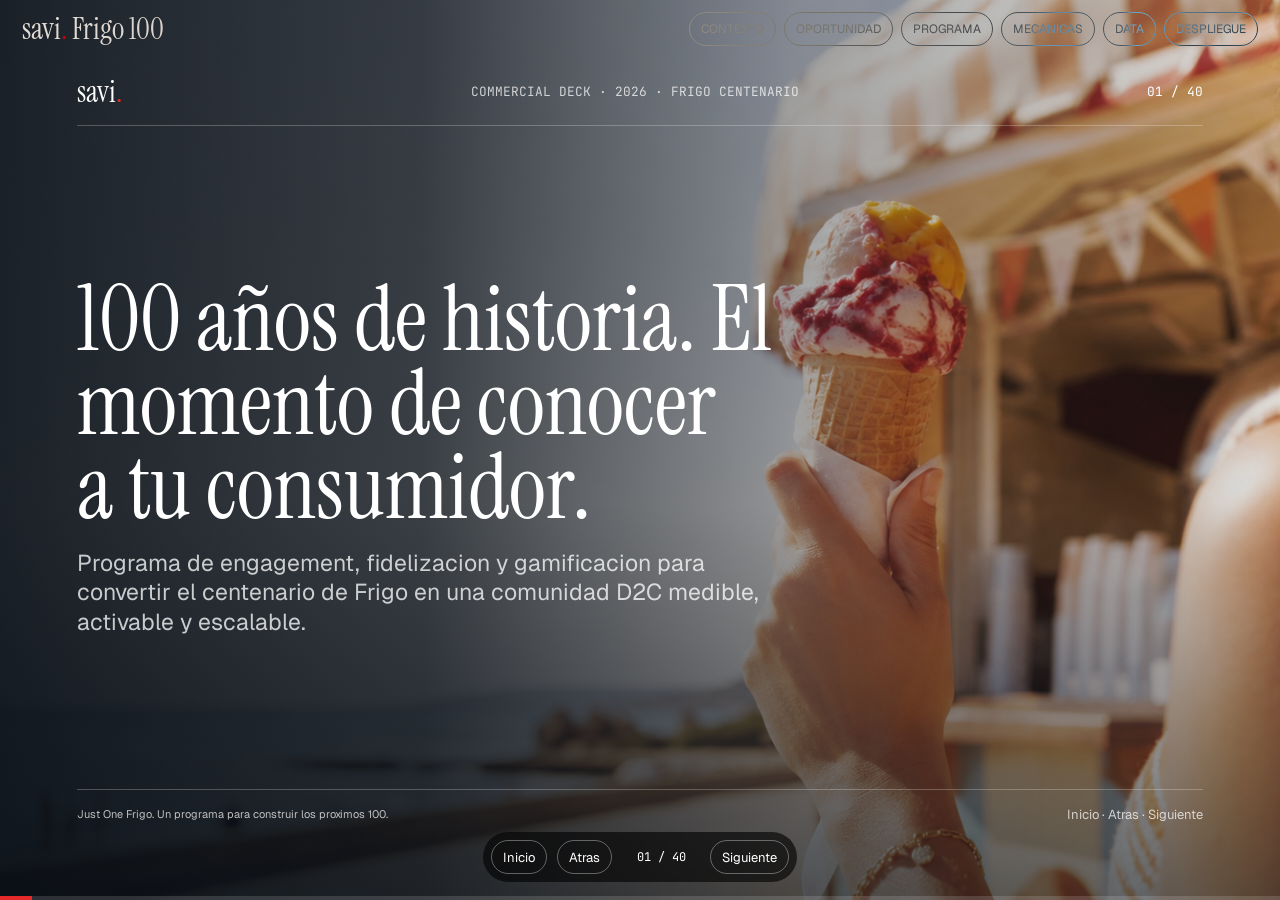
<file: frigo-100-centenario-savi/index.html>
<!doctype html>
<html lang="es">
<head>
<meta charset="utf-8">
<title>Frigo 100 · Savi Centenario</title>
<meta name="viewport" content="width=device-width, initial-scale=1">
<meta name="description" content="Presentacion interactiva de Savi para el centenario de Frigo: engagement, fidelizacion, gamificacion, WhatsApp y first-party data.">
<link rel="icon" href="data:,">
<link rel="preconnect" href="https://fonts.googleapis.com">
<link rel="preconnect" href="https://fonts.gstatic.com" crossorigin>
<link href="https://fonts.googleapis.com/css2?family=Bebas+Neue&family=Geist:wght@300;400;500;600;700;800&family=Instrument+Serif:ital@0;1&family=JetBrains+Mono:wght@400;500;700&display=swap" rel="stylesheet">
<style>
:root {
  --cream: #f7f1e4;
  --paper: #fffaf0;
  --ice: #dff8ff;
  --lemon: #ffd84d;
  --red: #e62929;
  --blue: #0071bc;
  --mint: #68d391;
  --ink: #151515;
  --muted: #54504a;
  --soft: #ded5c3;
  --deep: #0d1b2a;
  --white: #fff;
  --sans: "Geist", -apple-system, BlinkMacSystemFont, "Segoe UI", sans-serif;
  --serif: "Instrument Serif", Georgia, serif;
  --mono: "JetBrains Mono", ui-monospace, "SFMono-Regular", Menlo, monospace;
}

* { box-sizing: border-box; }
html, body { margin: 0; min-height: 100%; background: #070707; color: var(--ink); font-family: var(--sans); }
body { overflow: hidden; }
button { font: inherit; }

.topbar {
  position: fixed;
  z-index: 20;
  inset: 0 0 auto;
  height: 58px;
  display: flex;
  align-items: center;
  justify-content: space-between;
  gap: 16px;
  padding: 0 22px;
  color: var(--white);
  mix-blend-mode: difference;
  pointer-events: none;
}
.brand { font-family: var(--serif); font-size: 30px; line-height: 1; white-space: nowrap; }
.brand span { color: var(--red); }
.nav-pills { display: flex; align-items: center; gap: 8px; pointer-events: auto; }
.nav-pills button, .controls button {
  border: 1px solid currentColor;
  background: transparent;
  color: inherit;
  min-height: 34px;
  padding: 6px 11px;
  border-radius: 999px;
  cursor: pointer;
}
.nav-pills button { font-size: 12px; text-transform: uppercase; }
.nav-pills button.is-active, .controls button:hover { background: currentColor; color: #000; }

.controls {
  position: fixed;
  z-index: 30;
  left: 50%;
  bottom: 18px;
  transform: translateX(-50%);
  display: flex;
  align-items: center;
  gap: 10px;
  padding: 8px;
  border-radius: 999px;
  background: rgba(0,0,0,.62);
  color: #fff;
  backdrop-filter: blur(18px);
}
.controls button { font-size: 13px; border-color: rgba(255,255,255,.34); }
.counter { min-width: 78px; text-align: center; font-family: var(--mono); font-size: 12px; }
.progress {
  position: fixed;
  z-index: 35;
  left: 0;
  bottom: 0;
  height: 4px;
  width: 100%;
  background: rgba(255,255,255,.14);
}
.progress span { display: block; width: 0; height: 100%; background: var(--red); transition: width .35s ease; }

deck-stage {
  display: block;
  width: 100vw;
  height: 100svh;
  overflow: hidden;
  position: relative;
}

section.slide {
  position: absolute;
  inset: 0;
  width: 100%;
  height: 100%;
  padding: clamp(58px, 6vw, 96px);
  background:
    linear-gradient(90deg, rgba(230,41,41,.08) 0 1px, transparent 1px 100%),
    linear-gradient(0deg, rgba(0,113,188,.07) 0 1px, transparent 1px 100%),
    var(--paper);
  background-size: 96px 96px;
  overflow: hidden;
  opacity: 0;
  transform: translateX(4%) scale(.985);
  pointer-events: none;
  transition: opacity .38s ease, transform .48s cubic-bezier(.2,.8,.2,1);
}
section.slide.active { opacity: 1; transform: translateX(0) scale(1); pointer-events: auto; }
section.slide.before { transform: translateX(-4%) scale(.985); }
section.slide.dark {
  background:
    radial-gradient(circle at 18% 22%, rgba(230,41,41,.32), transparent 23%),
    radial-gradient(circle at 78% 70%, rgba(0,113,188,.3), transparent 22%),
    var(--deep);
  color: var(--white);
}
section.slide.red { background: var(--red); color: var(--white); }
section.slide.blue { background: var(--blue); color: var(--white); }
section.slide.ice { background: var(--ice); }
section.slide.lemon { background: var(--lemon); }

.slide-grid {
  height: 100%;
  display: grid;
  grid-template-rows: auto 1fr auto;
  gap: clamp(22px, 3vh, 40px);
}
.slide-head, .slide-foot {
  display: flex;
  align-items: center;
  justify-content: space-between;
  gap: 24px;
  border-color: currentColor;
}
.slide-head { padding-bottom: 18px; border-bottom: 1px solid rgba(21,21,21,.22); }
.slide.dark .slide-head, .slide.red .slide-head, .slide.blue .slide-head,
.slide.dark .slide-foot, .slide.red .slide-foot, .slide.blue .slide-foot { border-color: rgba(255,255,255,.24); }
.slide-foot { padding-top: 16px; border-top: 1px solid rgba(21,21,21,.22); color: var(--muted); font-size: 13px; }
.slide.dark .slide-foot, .slide.red .slide-foot, .slide.blue .slide-foot { color: rgba(255,255,255,.72); }
.eyebrow, .meta, .chip {
  font-family: var(--mono);
  text-transform: uppercase;
  font-size: clamp(11px, 1vw, 15px);
  line-height: 1.35;
}
.eyebrow { color: var(--muted); }
.slide.dark .eyebrow, .slide.red .eyebrow, .slide.blue .eyebrow { color: rgba(255,255,255,.74); }

.title {
  font-family: var(--serif);
  font-size: clamp(54px, 9vw, 138px);
  line-height: .94;
  font-weight: 400;
  margin: 0;
  text-wrap: balance;
  letter-spacing: 0;
}
.title.small { font-size: clamp(40px, 5.6vw, 76px); }
.title.xl { font-size: clamp(72px, 14vw, 190px); }
.slide:first-child {
  padding: 0;
  background:
    linear-gradient(90deg, rgba(5,12,20,.9) 0%, rgba(5,12,20,.76) 33%, rgba(5,12,20,.34) 62%, rgba(5,12,20,.08) 100%),
    linear-gradient(0deg, rgba(5,12,20,.54), transparent 44%),
    url("assets/cover-frigo-centenario.png") center / cover no-repeat !important;
  color: var(--white);
}
.slide:first-child .slide-grid { position: relative; z-index: 1; height: 100%; padding: clamp(58px, 6vw, 96px); }
.slide:first-child .title { font-size: clamp(48px, 7vw, 104px); max-width: 700px; }
.slide:first-child .subtitle { max-width: 700px; font-size: clamp(18px, 1.8vw, 28px); color: rgba(255,255,255,.78); }
.cover-copy { align-self: center; }
.subtitle {
  margin: 18px 0 0;
  max-width: 980px;
  font-size: clamp(19px, 1.8vw, 29px);
  line-height: 1.28;
  color: var(--muted);
  text-wrap: pretty;
}
.slide.dark .subtitle, .slide.red .subtitle, .slide.blue .subtitle { color: rgba(255,255,255,.76); }
.body { font-size: clamp(16px, 1.25vw, 21px); line-height: 1.4; color: var(--muted); }
.slide.dark .body, .slide.red .body, .slide.blue .body { color: rgba(255,255,255,.76); }

.content.two { display: grid; grid-template-columns: minmax(0, 1.02fr) minmax(320px, .98fr); gap: clamp(28px, 5vw, 80px); align-items: center; }
.content.split { display: grid; grid-template-columns: minmax(0, .9fr) minmax(0, 1.1fr); gap: clamp(28px, 5vw, 80px); align-items: stretch; }
.content.center { display: grid; align-content: center; }
.stack { display: flex; flex-direction: column; gap: 18px; }
.grid { display: grid; gap: 18px; }
.grid.cols-2 { grid-template-columns: repeat(2, minmax(0, 1fr)); }
.grid.cols-3 { grid-template-columns: repeat(3, minmax(0, 1fr)); }
.grid.cols-4 { grid-template-columns: repeat(4, minmax(0, 1fr)); }
.grid.cols-5 { grid-template-columns: repeat(5, minmax(0, 1fr)); }

.card, .stat-card, .timeline-item, .idea, .cell {
  border: 1px solid rgba(21,21,21,.34);
  border-radius: 8px;
  background: rgba(255,255,255,.46);
  padding: clamp(18px, 2vw, 30px);
}
.slide.dark .card, .slide.red .card, .slide.blue .card,
.slide.dark .stat-card, .slide.red .stat-card, .slide.blue .stat-card,
.slide.dark .timeline-item, .slide.red .timeline-item, .slide.blue .timeline-item,
.slide.dark .idea, .slide.red .idea, .slide.blue .idea,
.slide.dark .cell, .slide.red .cell, .slide.blue .cell {
  border-color: rgba(255,255,255,.28);
  background: rgba(255,255,255,.08);
}
.card h3, .idea h3, .cell h3 { margin: 0; font-size: clamp(21px, 1.8vw, 30px); line-height: 1.1; font-weight: 650; }
.card p, .idea p, .cell p { margin: 8px 0 0; }
.num {
  font-family: var(--serif);
  font-size: clamp(64px, 8vw, 128px);
  line-height: .82;
  font-weight: 400;
}
.compare-grid .card {
  min-height: 520px;
}
.compare-grid .num {
  font-size: clamp(56px, 6vw, 96px);
  line-height: .92;
  max-width: 100%;
  overflow-wrap: anywhere;
}
.compare-grid .body {
  max-width: 92%;
}
.stat-card strong { display: block; font-family: var(--serif); font-size: clamp(54px, 6vw, 104px); line-height: .9; font-weight: 400; }
.stat-card span { display: block; margin-top: 12px; color: var(--muted); font-size: clamp(16px, 1.45vw, 22px); }
.slide.dark .stat-card span, .slide.red .stat-card span, .slide.blue .stat-card span { color: rgba(255,255,255,.76); }

.agenda-list { counter-reset: agenda; display: grid; gap: 14px; }
.agenda-row {
  counter-increment: agenda;
  display: grid;
  grid-template-columns: 80px 1fr;
  gap: 24px;
  align-items: start;
  border-top: 1px solid rgba(21,21,21,.25);
  padding-top: 16px;
}
.agenda-row::before { content: counter(agenda, decimal-leading-zero); font-family: var(--mono); color: var(--red); }
.agenda-row h3 { margin: 0; font-size: clamp(28px, 3vw, 48px); font-family: var(--serif); font-weight: 400; }
.agenda-row p { margin: 4px 0 0; }

.poster {
  min-height: 560px;
  border-radius: 8px;
  border: 1px solid rgba(21,21,21,.34);
  background:
    linear-gradient(180deg, rgba(255,255,255,.8), rgba(255,255,255,.2)),
    repeating-linear-gradient(90deg, var(--red) 0 42px, var(--paper) 42px 84px);
  display: grid;
  place-items: center;
  position: relative;
  overflow: hidden;
}
.poster::before {
  content: "";
  width: min(42vw, 360px);
  aspect-ratio: .62;
  border-radius: 50% 50% 44% 44%;
  background: linear-gradient(180deg, var(--lemon) 0 48%, #fb9f32 48% 58%, #b55a28 58% 100%);
  box-shadow: 0 34px 0 rgba(0,0,0,.18);
  transform: rotate(-8deg);
}
.poster::after {
  content: "100";
  position: absolute;
  font-family: var(--serif);
  font-size: clamp(110px, 14vw, 210px);
  color: rgba(0,113,188,.86);
  bottom: 28px;
  right: 36px;
}
.qr-block {
  position: absolute;
  left: 34px;
  bottom: 34px;
  width: 106px;
  height: 106px;
  background:
    linear-gradient(90deg, #111 16px, transparent 16px 26px, #111 26px 42px, transparent 42px 58px, #111 58px 78px, transparent 78px),
    linear-gradient(#111 15px, transparent 15px 28px, #111 28px 46px, transparent 46px 62px, #111 62px 80px, transparent 80px),
    #fff;
  border: 10px solid #fff;
}

.phone {
  width: min(430px, 100%);
  min-height: 620px;
  margin: 0 auto;
  border: 12px solid #121212;
  border-radius: 34px;
  background: #eef9ef;
  padding: 28px 20px;
  box-shadow: 0 24px 60px rgba(0,0,0,.18);
}
.bubble {
  max-width: 84%;
  margin: 12px 0;
  padding: 14px 16px;
  border-radius: 16px;
  background: #fff;
  font-size: 17px;
  line-height: 1.28;
}
.bubble.me { margin-left: auto; background: #d9ffd3; }

.journey {
  display: grid;
  grid-template-columns: repeat(5, minmax(0, 1fr));
  gap: 14px;
}
.journey .card { min-height: 260px; display: flex; flex-direction: column; justify-content: space-between; }
.icon { font-size: clamp(34px, 4vw, 58px); line-height: 1; }
.timeline { display: grid; grid-template-columns: repeat(6, minmax(0, 1fr)); gap: 10px; align-items: stretch; }
.timeline-item { min-height: 210px; padding: 16px; display: flex; flex-direction: column; justify-content: space-between; }
.timeline-item b { font-family: var(--serif); font-size: clamp(30px, 3.1vw, 44px); font-weight: 400; color: var(--red); }
.timeline-item h3 { font-size: clamp(17px, 1.35vw, 21px); }
.timeline-item .body { font-size: clamp(13px, .9vw, 15px); line-height: 1.28; }

.matrix { display: grid; grid-template-columns: 190px repeat(4, 1fr); border: 1px solid rgba(21,21,21,.34); border-radius: 8px; overflow: hidden; }
.matrix div { padding: 16px; min-height: 72px; border-right: 1px solid rgba(21,21,21,.18); border-bottom: 1px solid rgba(21,21,21,.18); background: rgba(255,255,255,.4); }
.matrix div:nth-child(5n) { border-right: 0; }
.matrix .head { font-family: var(--mono); text-transform: uppercase; font-size: 12px; background: rgba(21,21,21,.08); }
.dot { display: inline-block; width: 18px; height: 18px; border-radius: 50%; background: var(--red); margin-right: 6px; vertical-align: middle; }
.dot.light { background: rgba(230,41,41,.24); border: 1px solid rgba(230,41,41,.55); }

.bars { display: grid; gap: 12px; margin-top: 22px; }
.bar { display: grid; grid-template-columns: 180px 1fr; align-items: center; gap: 16px; }
.bar span { font-family: var(--mono); font-size: 12px; text-transform: uppercase; }
.bar i { display: block; height: 30px; border-radius: 999px; background: linear-gradient(90deg, var(--red), var(--blue)); }

.roadmap { display: grid; grid-template-columns: repeat(3, 1fr); gap: 18px; }
.roadmap .card { min-height: 310px; display: flex; flex-direction: column; justify-content: space-between; }
.phase { font-family: var(--mono); color: var(--red); text-transform: uppercase; }

.grid.cols-5 .card,
.grid.cols-5 .idea { padding: 18px; }
.grid.cols-5 .card .icon { font-size: 32px; }
.grid.cols-5 .card h3,
.grid.cols-5 .idea h3 { font-size: clamp(18px, 1.45vw, 24px); }
.grid.cols-5 .card .body,
.grid.cols-5 .idea .body { font-size: clamp(14px, 1vw, 17px); line-height: 1.32; }

.dashboard {
  border: 1px solid rgba(21,21,21,.34);
  border-radius: 8px;
  padding: 20px;
  background: #101418;
  color: #f3f7fa;
  box-shadow: 0 24px 60px rgba(0,0,0,.2);
}
.dashboard-grid { display: grid; grid-template-columns: 1.1fr .9fr; gap: 14px; }
.dash-card { border: 1px solid rgba(255,255,255,.14); border-radius: 8px; padding: 18px; background: rgba(255,255,255,.06); }
.dash-card strong { display: block; font-family: var(--serif); font-size: 54px; line-height: 1; font-weight: 400; }
.spark { height: 140px; margin-top: 16px; background: linear-gradient(160deg, transparent 0 24%, rgba(104,211,145,.75) 25% 30%, transparent 31% 44%, rgba(255,216,77,.8) 45% 51%, transparent 52% 64%, rgba(230,41,41,.82) 65% 70%, transparent 71%); border-bottom: 1px solid rgba(255,255,255,.22); }

.source {
  font-size: 11px;
  line-height: 1.35;
  max-width: 900px;
}
a { color: inherit; }

@media (max-width: 900px) {
  body { overflow: auto; }
  deck-stage { height: auto; overflow: visible; }
  section.slide {
    position: relative;
    min-height: 100svh;
    opacity: 1;
    transform: none;
    pointer-events: auto;
    display: block;
  }
  .controls, .progress { display: none; }
  .topbar { position: sticky; mix-blend-mode: normal; background: #111; color: #fff; }
  .nav-pills { overflow-x: auto; justify-content: flex-start; }
  .content.two, .content.split, .grid.cols-2, .grid.cols-3, .grid.cols-4, .grid.cols-5,
  .journey, .timeline, .roadmap, .dashboard-grid { grid-template-columns: 1fr; }
  .matrix { grid-template-columns: 1fr; }
  .matrix div { border-right: 0; }
  .poster { min-height: 420px; }
}
</style>
</head>
<body>
<header class="topbar">
  <div class="brand">savi<span>.</span> Frigo 100</div>
  <nav class="nav-pills" aria-label="Capitulos">
    <button data-jump="0">Inicio</button>
    <button data-jump="2">Contexto</button>
    <button data-jump="9">Oportunidad</button>
    <button data-jump="13">Programa</button>
    <button data-jump="20">Mecanicas</button>
    <button data-jump="29">Data</button>
    <button data-jump="34">Despliegue</button>
  </nav>
</header>
<deck-stage id="deck" aria-live="polite"></deck-stage>
<div class="controls" aria-label="Navegacion">
  <button id="home" type="button">Inicio</button>
  <button id="prev" type="button">Atras</button>
  <div class="counter" id="counter">01 / 40</div>
  <button id="next" type="button">Siguiente</button>
</div>
<div class="progress"><span id="progress"></span></div>

<script>
const slides = [
  {
    theme: "dark",
    eyebrow: "Commercial deck · 2026 · Frigo centenario",
    title: "100 años de historia. El momento de conocer a tu consumidor.",
    subtitle: "Programa de engagement, fidelizacion y gamificacion para convertir el centenario de Frigo en una comunidad D2C medible, activable y escalable.",
    layout: "cover",
    foot: "Just One Frigo. Un programa para construir los proximos 100."
  },
  {
    eyebrow: "Agenda · estructura",
    title: "Una propuesta para pasar de campaña a sistema.",
    subtitle: "La logica del deck: contexto, oportunidad, concepto, mecanicas, despliegue e impacto.",
    layout: "agenda",
    items: [
      ["Punto de partida", "Historia, mercado, consumidor y presion competitiva."],
      ["Oportunidad estrategica", "El centenario como catalizador de D2C, data y comunidad."],
      ["100 Momentos Frigo", "Arquitectura del programa y experiencia conversacional."],
      ["Palancas y mecanicas", "WhatsApp, validacion, niveles, gamificacion, viralidad y narrativa."],
      ["Despliegue e impacto", "Roadmap, KPIs, piloto, proyeccion y proximos pasos."]
    ]
  },
  {
    theme: "red",
    eyebrow: "01",
    title: "El punto de partida",
    subtitle: "Historia, mercado, consumidor y presion de marca blanca.",
    layout: "chapter"
  },
  {
    eyebrow: "01 · Contexto de mercado",
    title: "El helado vende mas, pero la marca compite peor si no posee la relacion.",
    subtitle: "El centenario no es solo una efemeride: es una ventana para transformar recuerdo masivo en identidad, permiso y recurrencia.",
    layout: "stats",
    stats: [
      ["140M L", "helado consumido en hogares espanoles entre junio 2023 y mayo 2024."],
      ["650M EUR", "facturacion del sector en ese periodo, con crecimiento de valor por precio."],
      ["80,7%", "del volumen se concentra entre abril y septiembre."],
      ["65%", "de los litros se compran en supermercado."]
    ],
    foot: "Fuente: MAPA, Panel de Consumo Alimentario, nota 19/08/2024."
  },
  {
    theme: "ice",
    eyebrow: "01 · Presion competitiva",
    title: "La marca de distribucion ya marca el ritmo de la categoria.",
    subtitle: "Cuando el retailer controla lineal, precio y dato, la marca necesita una capa relacional propia para defender valor sin depender solo de promocion.",
    layout: "stats",
    stats: [
      ["83,6%", "cuota MDD en volumen en helados, segun Mercasa 2024."],
      ["64,7%", "cuota MDD en valor, especialmente fuerte en tarrinas y formatos familiares."],
      ["377,9M L", "produccion industrial espanola de helado en 2024."],
      ["-6%", "variacion de produccion industrial frente a 2023."]
    ],
    foot: "Fuentes: Mercasa, Alimentacion en Espana 2024/2025; Eurostat, EU ice cream production 2024."
  },
  {
    eyebrow: "01 · Historia",
    title: "100 años de momentos que ya viven en la memoria.",
    subtitle: "La marca tiene un activo cultural dificil de replicar: verano, playa, gondolero, cucurucho, familia y nostalgia. El programa convierte ese capital emocional en participacion y data.",
    layout: "timeline",
    items: [
      ["1927", "Fundacion Frigo Barcelona", "Primer fabricante industrial de helados en Espana."],
      ["1959", "Nace el cono protegido", "El chocolate protege el cucurucho y crea ritual."],
      ["1976", "Frigo llega a Espana", "Verano, playa y cartel como icono cotidiano."],
      ["1982", "Just One Frigo", "El jingle queda instalado en la memoria colectiva."],
      ["1998", "HeartBrand", "Unificacion de identidad global."],
      ["2027", "100 años", "La hora de celebrar con los fans."]
    ]
  },
  {
    eyebrow: "01 · Mercado y consumidor",
    title: "El helado evoluciona de producto impulso a plataforma relacional.",
    subtitle: "La compra sigue siendo emocional y estacional. La oportunidad es convertir cada impulso en una senal propia y una razon para volver.",
    layout: "cards",
    cols: 4,
    items: [
      ["El mercado evoluciona", "Experiencias personalizadas y omnicanal, mas alla del descuento."],
      ["Consumidor digital", "WhatsApp permite fidelizacion sin descarga y con baja friccion."],
      ["Gamificacion", "La participacion se acelera cuando la compra se convierte en reto."],
      ["First-party data", "El centenario es la excusa legitima para pedir datos y permiso."]
    ]
  },
  {
    eyebrow: "01 · Consumidor",
    title: "Tres generaciones. Una marca.",
    subtitle: "Nostalgia + novedad = fidelizacion. El reto no es recordar Frigo; es hacer que el recuerdo produzca una nueva accion medible.",
    layout: "cards",
    cols: 3,
    items: [
      ["Boomers & Gen X", "45-65 · Vivieron Just One Frigo. Alta fidelidad emocional; responden a experiencias retro y ediciones limitadas."],
      ["Millennials", "28-44 · WhatsApp nativo. Buscan conveniencia, valor tangible y dinamicas que puedan compartir."],
      ["Gen Z", "18-27 · Coleccionan momentos. Quieren misiones, badges, rankings, drops y UGC."]
    ]
  },
  {
    theme: "lemon",
    eyebrow: "01 · Lectura estrategica",
    title: "Frigo tiene memoria. Le falta memoria de cliente.",
    subtitle: "La ventaja del centenario es que permite pedir participacion sin sonar transaccional: la gente no entra solo por un premio, entra para formar parte de la historia.",
    layout: "compare",
    items: [
      ["Hoy", "Compra por impulso, dato fragmentado, presion MDD, poca capacidad de reactivacion."],
      ["Con 100 Momentos", "Identidad, compra verificada, canal propio, preferencias, frecuencia y permiso activable."]
    ]
  },
  {
    theme: "blue",
    eyebrow: "02",
    title: "La oportunidad",
    subtitle: "El centenario como catalizador estrategico.",
    layout: "chapter"
  },
  {
    eyebrow: "02 · North star",
    title: "Convertir el centenario en el mayor evento de fidelizacion FMCG en Espana.",
    subtitle: "Crear una comunidad de fans que trascienda el producto y perdure mas alla del aniversario.",
    layout: "cards",
    cols: 3,
    items: [
      ["Activar la nostalgia", "Transformar recuerdos colectivos de 100 años en activo de marca monetizable y medible."],
      ["Digitalizar la relacion", "Construir un canal D2C propietario, escalable y activable sin depender del retailer."],
      ["Proyectar el futuro", "Conectar la marca con nuevas generaciones mediante juego, data y experiencias."]
    ]
  },
  {
    eyebrow: "02 · Tesis estrategica",
    title: "El cartel no anuncia. El cartel ES la interfaz.",
    subtitle: "Sin app. Sin friccion. Sin esperar al packaging perfecto. El QR en el cartel iconico activa WhatsApp y convierte cada punto de contacto en una puerta de entrada al programa.",
    layout: "poster",
    items: [
      ["Antes", "Cartel -> venta -> silencio. Frigo no sabe quien compro, donde participo ni como volver a activar."],
      ["Ahora", "Cartel + QR -> WhatsApp -> relacion. Identidad, compra, canal, frecuencia, preferencias y permiso."]
    ]
  },
  {
    eyebrow: "02 · Apuestas",
    title: "Cinco apuestas para que el aniversario no muera en septiembre.",
    subtitle: "La campaña funciona como sistema operativo: cada mecanica suma compra, contenido, permiso o aprendizaje.",
    layout: "cards",
    cols: 5,
    items: [
      ["QR dinamico", "Cada soporte mide origen, canal y contexto."],
      ["Compra verificada", "Selfie, ticket, pincode, geofencing o keyword."],
      ["Juego acumulativo", "Puntos, rachas, niveles y coleccionismo."],
      ["Comunidad local", "Ciudades, squads, rankings y embajadores."],
      ["Data accionable", "RFM, preferencias y next-best-action."]
    ]
  },
  {
    theme: "red",
    eyebrow: "03",
    title: "El concepto del programa",
    subtitle: "100 Momentos Frigo.",
    layout: "chapter"
  },
  {
    eyebrow: "03 · 100 Momentos Frigo",
    title: "Cada compra desbloquea un Momento.",
    subtitle: "Un programa tematico alrededor de los 100 años de la marca: una pieza de historia, un recuerdo compartido y una recompensa del centenario.",
    layout: "cards",
    cols: 4,
    items: [
      ["Colecciona Momentos", "Pincodes, tickets, QR, selfie proof o geofencing segun canal."],
      ["Instant Win", "Gana como en el 82: tension, sorpresa y recompensa inmediata."],
      ["Niveles", "Clasico, Classico y Centenario con perks progresivos."],
      ["WhatsApp", "Relacion bidireccional, sin descarga, 24/7 y con consentimiento."]
    ],
    foot: "1927 · 1959 · 1976 · 1982 · 1998 · 2027"
  },
  {
    eyebrow: "03 · Arquitectura",
    title: "Todos los canales. Un solo WhatsApp.",
    subtitle: "La arquitectura permite activar Frigo alli donde se compra, se ve, se recuerda o se comparte: impulso, restauracion, parques, mass media y social.",
    layout: "cards",
    cols: 4,
    items: [
      ["Canal impulso", "Trigger: QR en cartel iconico. Mecanica: instant win + puntos. Validacion: selfie proof o geofencing."],
      ["Restauracion / ocio", "Trigger: QR en PLV. Mecanica: ticket upload + puntos por importe. Validacion: OCR Savi."],
      ["Mass media", "Trigger: QR TV/OOH o keyword. Mecanica: registro + instant win + referral."],
      ["Social media", "Trigger: link dinamico. Mecanica: UGC contest + puntos. Validacion: hashtag + revision."]
    ]
  },
  {
    eyebrow: "03 · Customer journey",
    title: "Del cartel al fan en 90 segundos.",
    subtitle: "La experiencia debe ser corta, reconocible y suficientemente divertida como para repetirse.",
    layout: "journey",
    items: [
      ["Ve el cartel", "Canal impulso, PLV, mass media o social."],
      ["Escanea el QR", "QR dinamico o link social."],
      ["Abre WhatsApp", "Sin app y sin registro complejo."],
      ["Participa", "Selfie, ticket, keyword o pincode."],
      ["Gana", "Premio inmediato, puntos o progreso."]
    ],
    foot: ">95% apertura WhatsApp como hipotesis operativa; validar por plantillas, opt-in y pacing."
  },
  {
    eyebrow: "03 · Validacion",
    title: "Todas las compras cuentan. Sin depender de un unico trigger.",
    subtitle: "Pincode on-pack cuando exista. QR + selfie/ticket/geofencing/keyword cuando el canal lo requiera. El diseno reduce friccion y maximiza cobertura.",
    layout: "cards",
    cols: 5,
    items: [
      ["Selfie Proof", "Foto con helado; IA valida visibilidad del producto Frigo."],
      ["Ticket OCR", "Producto, importe, fecha y establecimiento."],
      ["Geofencing", "Participacion vinculada al punto de venta."],
      ["Keyword unica", "Atribucion por soporte o bloque de medios."],
      ["Pincode on-pack", "Codigo unico: instant win + puntos con antifraude."]
    ]
  },
  {
    theme: "ice",
    eyebrow: "04 · WhatsApp D2C",
    title: "WhatsApp es la app de Frigo. Pero sin pedir que nadie descargue nada.",
    subtitle: "El canal conversacional conecta activacion fisica, prueba de compra, reward y siguiente accion.",
    layout: "phone",
    items: [
      ["Escanea", "QR en cartel centenario."],
      ["Registra", "Opt-in, edad y permiso."],
      ["Participa", "Sube ticket o foto."],
      ["Acumula", "Puntos, rachas y nivel."],
      ["Canjea", "Premio o experiencia."]
    ]
  },
  {
    eyebrow: "04 · Niveles",
    title: "De comprador ocasional a fan del centenario.",
    subtitle: "La logica de diseno: siempre ganar algo, siempre avanzar, siempre tener una razon para volver.",
    layout: "cards",
    cols: 3,
    items: [
      ["Clasico · 0-199 puntos", "Instant win por compra, catalogo basico y noticias de marca."],
      ["Fan / Classico · 200-499", "Acceso anticipado, premio trimestral y 1.5x puntos en temporada."],
      ["Centenario · 500+", "Eventos VIP, edicion limitada, 2x puntos y experiencias irrepetibles."]
    ]
  },
  {
    theme: "dark",
    eyebrow: "04",
    title: "Las palancas del programa",
    subtitle: "Canal, mecanicas, niveles, gamificacion y comunidad.",
    layout: "chapter"
  },
  {
    eyebrow: "04 · Mecanicas",
    title: "Diez mecanicas del centenario. Agrupadas por objetivo. Apilables.",
    subtitle: "No hay que activarlas todas a la vez: el valor esta en elegir la combinacion que mejor mueve adquisicion, frecuencia o notoriedad.",
    layout: "cards",
    cols: 4,
    items: [
      ["Frecuencia", "Trivia diaria · Ruleta del 100 · Desafio Flash 72h."],
      ["Coleccionismo", "Bingo · Album digital · Maquina del Tiempo."],
      ["Comunidad & viral", "Frigo Squads · Embajador del Verano · Treasure Hunt."],
      ["Narrativa", "La Prediccion del Verano."]
    ]
  },
  {
    eyebrow: "04 · Frecuencia",
    title: "El motor diario de compra recurrente.",
    subtitle: "Activo todos los dias, no solo durante una ventana promocional. Gamifica habito, urgencia y retorno.",
    layout: "cards",
    cols: 3,
    items: [
      ["Just One Challenge", "Trivia diaria sobre historia de Frigo. Sin compra obligatoria; con compra puntos x2. Rachas: 7 dias = bonus."],
      ["La Ruleta del 100", "Cada lunes, quien valido compra gira. 100 premios, ventana de 24h y Premio Misterio VIP."],
      ["Desafio Flash 72h", "Reto de fin de semana: compra X productos = puntos dobles o premio directo."]
    ]
  },
  {
    eyebrow: "04 · Coleccionismo",
    title: "El consumidor colecciona historia. Y prueba mas portfolio.",
    subtitle: "El coleccionismo convierte SKUs, eras y recuerdos en un progreso visible.",
    layout: "cards",
    cols: 3,
    items: [
      ["Bingo del Centenario", "25 SKUs Frigo: linea = premio; bingo = gran premio. Incentiva cross-SKU trial."],
      ["Album del Centenario", "10 cromos digitales de momentos historicos. Duplicados intercambiables via WhatsApp."],
      ["Maquina del Tiempo", "20 cartas de 5 eras. Completar una era activa premios; completar todas activa gran premio."]
    ]
  },
  {
    eyebrow: "04 · Comunidad & viralidad",
    title: "Que los fans hagan el trabajo de difusion.",
    subtitle: "Las mecanicas convierten participacion en ranking, orgullo local, contenido social y media ganada.",
    layout: "cards",
    cols: 3,
    items: [
      ["Frigo Squads", "Competicion entre ciudades. La ciudad con mas compras validadas gana un evento exclusivo."],
      ["Embajador del Verano", "UGC por WhatsApp, votacion conversacional y top 100 embajadores oficiales."],
      ["Treasure Hunt", "10 puntos iconicos Frigo en Espana. Geofencing, badges y ranking local en tiempo real."]
    ]
  },
  {
    theme: "blue",
    eyebrow: "04 · Narrativa",
    title: "La Prediccion del Verano convierte data en noticia.",
    subtitle: "El consumidor predice cual sera el helado mas vendido del verano del centenario. Solo votan quienes hayan validado 5+ compras.",
    layout: "cards",
    cols: 4,
    items: [
      ["Arco temporal", "Junio apertura, agosto countdown, septiembre reveal."],
      ["Media ganada", "Frigo revela cual fue el helado del verano de su centenario."],
      ["Fuerza frecuencia", "Para votar necesitas 5+ compras; activa Bingo, Album y Ruleta."],
      ["KPI de exito", "Predicciones = consumidores cualificados con alta frecuencia."]
    ]
  },
  {
    eyebrow: "04 · Nuevas ideas",
    title: "Cinco extensiones para elevar la campana a plataforma cultural.",
    subtitle: "Ideas pensadas para generar conversacion, UGC, trade marketing y aprendizaje sin romper el core operativo.",
    layout: "ideas",
    items: [
      ["100 Secret Drops", "Premios sorpresa desbloqueados por ciudad, clima o momento del dia."],
      ["Time Capsule Frigo", "El usuario graba un recuerdo; en septiembre se publica el mural colectivo."],
      ["Sabor del Futuro", "Votacion conversacional para co-crear una edicion limitada 2027."],
      ["Family Summer Pass", "Misiones familiares: varias generaciones suman en un mismo equipo verano."],
      ["Retailer Booster", "Retos por cadena o zona para reforzar trade marketing sin diluir la marca."]
    ]
  },
  {
    eyebrow: "04 · Activacion fisica",
    title: "El packaging y el PLV son medios propios. No soportes pasivos.",
    subtitle: "Cada pieza fisica puede actuar como puerta al programa, recordatorio del centenario y prueba de compra.",
    layout: "cards",
    cols: 3,
    items: [
      ["1927 · El Origen", "Diseno retro inspirado en Barcelona y el nacimiento de la marca."],
      ["1982 · El Gondolero", "Tributo a Just One Frigo, con estetica mediterranea y memoria publicitaria."],
      ["2027 · El Futuro", "Diseno moderno, sostenible y conectado: QR, AR experience y Momentos."]
    ]
  },
  {
    theme: "lemon",
    eyebrow: "04 · Trade marketing",
    title: "Retailer Booster: promocion local sin entregar la relacion.",
    subtitle: "La misma mecanica puede dar valor al retailer mientras Frigo mantiene identidad, permiso y aprendizaje.",
    layout: "matrix",
    rows: [
      ["Drive to store", "QR en tienda", "Instant win", "Geofencing", "Ranking por cadena"],
      ["Sell-out incremental", "Reto por SKU", "Puntos x2", "Ticket OCR", "Mix y frecuencia"],
      ["Visibilidad PLV", "Foto de cartel", "Badge local", "IA visual", "Ejecucion PDV"],
      ["Trade story", "Mision por zona", "Evento ganador", "Dashboard", "Caso para ventas"]
    ]
  },
  {
    theme: "red",
    eyebrow: "05",
    title: "Data, medicion e impacto",
    subtitle: "El centenario genera el activo que Frigo no ha tenido: first-party data accionable.",
    layout: "chapter"
  },
  {
    eyebrow: "05 · First-party data",
    title: "El centenario genera el mayor activo estrategico: data propietaria.",
    subtitle: "Todo propiedad de Frigo. Escalable. GDPR compliant. Activable en futuras campanas.",
    layout: "cards",
    cols: 3,
    items: [
      ["Identidad", "Nombre, telefono, email y consentimiento."],
      ["Compra", "Producto, momento, lugar, importe y prueba validada."],
      ["Canal", "Cartel, PLV, retailer, soporte o link de entrada."],
      ["Frecuencia", "Compras por temporada, rachas, repeticion y churn."],
      ["Preferencia", "Sabores, formatos y momentos de consumo."],
      ["Lifetime", "Valor acumulado, RFM y respuesta a campanas."]
    ]
  },
  {
    eyebrow: "05 · Compliance & antifraude",
    title: "Escalar sin perder control operativo.",
    subtitle: "En promociones de alto volumen, la diferencia esta en trazabilidad, limites, validacion y calidad percibida por el usuario.",
    layout: "cards",
    cols: 4,
    items: [
      ["Antifraude integrado", "Duplicados, limite de participaciones, historial, scoring y audit log."],
      ["Validacion hibrida", "OCR + IA + revision humana cuando el riesgo lo requiere."],
      ["Gobierno WhatsApp", "Opt-in/opt-out, plantillas aprobadas, ventana 24h, pacing y calidad."],
      ["Legal & data", "Bases legales, privacidad, minimizacion y consentimiento trazable."]
    ]
  },
  {
    eyebrow: "05 · KPI framework",
    title: "Medir la campana como negocio. No como ruido promocional.",
    subtitle: "Un sistema de medicion que conecta adquisicion, activacion, frecuencia, portfolio, engagement y retencion.",
    layout: "cards",
    cols: 3,
    items: [
      ["Acquisition", "Consumidores identificados, CAC y opt-in rate."],
      ["Activation", "Participaciones, validaciones y coste por participacion."],
      ["Frequency", "Compras por usuario, streaks y repeticion semanal."],
      ["Portfolio", "SKUs probados, cross-SKU trial y mix incremental."],
      ["Engagement", "DAU/WAU, respuestas WhatsApp, UGC y referrals."],
      ["Retention", "Nivel alcanzado, canjes, win-back y LTV."]
    ]
  },
  {
    theme: "dark",
    eyebrow: "05 · Live intelligence",
    title: "El dashboard no informa tarde. Decide durante la campana.",
    subtitle: "Savi puede alimentar un cockpit diario para ajustar premios, retos, zonas, segmentos y pacing antes de que termine el verano.",
    layout: "dashboard",
    items: [
      ["Opt-in", "48K"],
      ["Validaciones", "31K"],
      ["Fraude", "2,1%"],
      ["Repeaters", "18%"]
    ]
  },
  {
    eyebrow: "05 · Mapa de despliegue",
    title: "Cuándo y cómo se apilan las mecanicas.",
    subtitle: "El plan no es una lista de acciones: es una secuencia para capturar volumen, elevar frecuencia y cerrar con noticia.",
    layout: "bars",
    items: [
      ["Trivia diaria", "95"],
      ["Ruleta del 100", "82"],
      ["Desafio Flash 72h", "64"],
      ["Bingo / Album", "74"],
      ["Frigo Squads", "52"],
      ["Prediccion + Reveal", "88"]
    ]
  },
  {
    theme: "ice",
    eyebrow: "05 · Roadmap 2026-2027",
    title: "Tres fases hacia el gran evento.",
    subtitle: "Empezar pequeno, aprender rapido y llegar al centenario con sistema, no con improvisacion.",
    layout: "roadmap",
    items: [
      ["Fase 1 · Lanzamiento", "Q3 2026 · 8 semanas", "Setup WhatsApp, chatbot, backend, catalogo basico, testing y primer lote packaging."],
      ["Fase 2 · Aceleracion", "Q4 2026 - Q2 2027 · 6 meses", "Niveles, misiones, badges, push, referral, eventos presenciales y optimizacion."],
      ["Fase 3 · Centenario", "Q3 2027 · gran evento", "Evento principal, 100 embajadores, edicion limitada, tour Espana y siguiente fase."]
    ]
  },
  {
    eyebrow: "05 · Piloto Madrid",
    title: "Piloto controlado. Aprendizaje rapido. Escalado nacional.",
    subtitle: "El piloto debe validar UX, opt-in, prueba de compra, catalogo y carga operativa antes de activar medios masivos.",
    layout: "roadmap",
    items: [
      ["Semanas 1-3", "Workshop & setup", "KPIs, mecanicas prioritarias, flujo WhatsApp, legal y catalogo de premios."],
      ["Semanas 4-7", "Piloto Madrid", "Canal impulso + restauracion. Validacion real de QR, selfie/ticket y tasas de opt-in."],
      ["Semanas 8-12", "Lanzamiento nacional", "Ajuste de UX, antifraude, pacing, mecanicas y plan de medios/trade."]
    ]
  },
  {
    eyebrow: "05 · Proyeccion de resultados",
    title: "Lo que Frigo puede esperar.",
    subtitle: "Hipotesis de gestion basada en campanas similares Savi en FMCG Espana 2024-2025. Debe validarse con volumen real de medios, distribucion, premios y presion promocional.",
    layout: "stats",
    stats: [
      ["+400K", "consumidores identificados en una temporada."],
      ["x3,2", "frecuencia de compra vs. sin programa."],
      ["95%", "apertura WhatsApp vs. 22% email como benchmark operativo."],
      ["0,80 EUR", "coste por consumidor identificado, sujeto a medios y premios."]
    ]
  },
  {
    eyebrow: "06 · Por que Savi",
    title: "La plataforma de engagement mas flexible para activar el centenario.",
    subtitle: "Savi combina activacion, validacion, gamificacion, reward marketplace, dashboard y soporte operativo.",
    layout: "cards",
    cols: 3,
    items: [
      ["WhatsApp + OCR + geofencing", "Instant Win, validacion y antifraude integrados."],
      ["Mecanicas listas", "Gamificacion activable sin desarrollo desde cero."],
      ["Setup en semanas", "Piloto en 7 semanas con medicion real."],
      ["+50 marcas", "Activaciones gestionadas por el equipo Savi."],
      ["2M+ participaciones", "Volumen operativo gestionado en campanas."],
      ["Cornetto impulse case", "QR + instant win como referencia directa para canal impulso."]
    ]
  },
  {
    theme: "dark",
    eyebrow: "Cierre",
    title: "Just One Frigo.",
    subtitle: "100 años de historia. Un programa para construir los proximos 100.",
    layout: "closing",
    items: [
      ["Workshop de alineamiento", "2h con Marketing para definir objetivos, KPIs y mecanicas."],
      ["Propuesta definitiva", "Customer journey, flujos WhatsApp, catalogo y plan tecnico-operativo."],
      ["Piloto y lanzamiento", "Test en mercado, medicion, ajustes y escalado nacional."]
    ],
    foot: "savi · Marketing that works for everyone · hola@savi.es · savi.es"
  }
];

const deck = document.getElementById("deck");
const counter = document.getElementById("counter");
const progress = document.getElementById("progress");
let current = Math.max(0, Math.min(slides.length - 1, Number(location.hash.replace("#slide-", "")) - 1 || 0));

const iconSet = ["🍦", "📱", "💬", "🎯", "🏆", "📸", "🧾", "📍", "🔑", "🔢", "🎰", "🏅", "🎴", "🤝", "🔮"];

function safe(text) {
  return String(text || "").replace(/[&<>"']/g, (c) => ({ "&": "&amp;", "<": "&lt;", ">": "&gt;", '"': "&quot;", "'": "&#039;" }[c]));
}

function header(slide, i) {
  return `
    <div class="slide-head">
      <div class="brand">savi<span>.</span></div>
      <div class="eyebrow">${safe(slide.eyebrow || "")}</div>
      <div class="meta">${String(i + 1).padStart(2, "0")} / ${slides.length}</div>
    </div>`;
}

function footer(slide) {
  const source = slide.foot ? safe(slide.foot) : "Frigo 100 · propuesta visual interactiva · Savi";
  return `<div class="slide-foot"><div class="source">${source}</div><div>Inicio · Atras · Siguiente</div></div>`;
}

function titleBlock(slide, small = false) {
  return `
    <div>
      <h1 class="title ${small ? "small" : ""}">${safe(slide.title)}</h1>
      ${slide.subtitle ? `<p class="subtitle">${safe(slide.subtitle)}</p>` : ""}
    </div>`;
}

function renderCards(items = [], cols = 3) {
  return `<div class="grid cols-${cols}">${items.map((item, idx) => `
    <article class="card">
      <div class="icon">${iconSet[idx % iconSet.length]}</div>
      <h3>${safe(item[0])}</h3>
      <p class="body">${safe(item[1])}</p>
    </article>`).join("")}</div>`;
}

function layout(slide, i) {
  if (slide.layout === "cover") {
    return `<div class="cover-copy">${titleBlock(slide)}</div>`;
  }
  if (slide.layout === "agenda") {
    return `<div class="content split">${titleBlock(slide, true)}<div class="agenda-list">${slide.items.map((item) => `
      <div class="agenda-row"><div><h3>${safe(item[0])}</h3><p class="body">${safe(item[1])}</p></div></div>`).join("")}</div></div>`;
  }
  if (slide.layout === "chapter") {
    return `<div class="content center">${titleBlock(slide)}</div>`;
  }
  if (slide.layout === "stats") {
    return `<div class="stack">${titleBlock(slide, true)}<div class="grid cols-4">${slide.stats.map((stat) => `
      <article class="stat-card"><strong>${safe(stat[0])}</strong><span>${safe(stat[1])}</span></article>`).join("")}</div></div>`;
  }
  if (slide.layout === "timeline") {
    return `<div class="stack">${titleBlock(slide, true)}<div class="timeline">${slide.items.map((item) => `
      <article class="timeline-item"><b>${safe(item[0])}</b><div><h3>${safe(item[1])}</h3><p class="body">${safe(item[2])}</p></div></article>`).join("")}</div></div>`;
  }
  if (slide.layout === "compare") {
    return `<div class="content split">${titleBlock(slide, true)}<div class="grid cols-2 compare-grid">${slide.items.map((item) => `
      <article class="card"><div class="num">${safe(item[0])}</div><p class="body">${safe(item[1])}</p></article>`).join("")}</div></div>`;
  }
  if (slide.layout === "poster") {
    return `<div class="content two"><div>${titleBlock(slide, true)}${renderCards(slide.items, 2)}</div><div class="poster"><div class="qr-block"></div></div></div>`;
  }
  if (slide.layout === "journey") {
    return `<div class="stack">${titleBlock(slide, true)}<div class="journey">${slide.items.map((item, idx) => `
      <article class="card"><div class="meta">${String(idx + 1).padStart(2, "0")}</div><div class="icon">${iconSet[idx]}</div><div><h3>${safe(item[0])}</h3><p class="body">${safe(item[1])}</p></div></article>`).join("")}</div></div>`;
  }
  if (slide.layout === "phone") {
    return `<div class="content two"><div>${titleBlock(slide, true)}${renderCards(slide.items, 5)}</div><div class="phone">
      <div class="bubble">Hola, soy Frigo. Escanea el cartel y desbloquea tu Momento 100.</div>
      <div class="bubble me">Ya tengo mi ticket.</div>
      <div class="bubble">Perfecto. Validado. Has ganado 40 puntos y una tirada en la Ruleta del 100.</div>
      <div class="bubble me">Quiero ver mi nivel.</div>
      <div class="bubble">Estas a 60 puntos de Fan Classico.</div>
    </div></div>`;
  }
  if (slide.layout === "ideas") {
    return `<div class="stack">${titleBlock(slide, true)}<div class="grid cols-5">${slide.items.map((item, idx) => `
      <article class="idea"><div class="num">${String.fromCharCode(65 + idx)}</div><h3>${safe(item[0])}</h3><p class="body">${safe(item[1])}</p></article>`).join("")}</div></div>`;
  }
  if (slide.layout === "matrix") {
    const heads = ["Objetivo", "Front / canal", "Core rules", "Validacion", "Output"];
    return `<div class="stack">${titleBlock(slide, true)}<div class="matrix">${heads.map((h) => `<div class="head">${h}</div>`).join("")}${slide.rows.map((row) => row.map((cell, idx) => `<div>${idx === 0 ? "<span class='dot'></span>" : ""}${safe(cell)}</div>`).join("")).join("")}</div></div>`;
  }
  if (slide.layout === "dashboard") {
    return `<div class="content split">${titleBlock(slide, true)}<div class="dashboard">
      <div class="dashboard-grid">${slide.items.map((item) => `<div class="dash-card"><span class="meta">${safe(item[0])}</span><strong>${safe(item[1])}</strong></div>`).join("")}</div>
      <div class="spark"></div>
      <div class="bars">
        <div class="bar"><span>Madrid</span><i style="width:92%"></i></div>
        <div class="bar"><span>Levante</span><i style="width:74%"></i></div>
        <div class="bar"><span>Andalucia</span><i style="width:66%"></i></div>
      </div>
    </div></div>`;
  }
  if (slide.layout === "bars") {
    return `<div class="content split">${titleBlock(slide, true)}<div class="bars">${slide.items.map((item) => `
      <div class="bar"><span>${safe(item[0])}</span><i style="width:${safe(item[1])}%"></i></div>`).join("")}</div></div>`;
  }
  if (slide.layout === "roadmap") {
    return `<div class="stack">${titleBlock(slide, true)}<div class="roadmap">${slide.items.map((item) => `
      <article class="card"><div class="phase">${safe(item[0])}</div><h3>${safe(item[1])}</h3><p class="body">${safe(item[2])}</p></article>`).join("")}</div></div>`;
  }
  if (slide.layout === "closing") {
    return `<div class="content split">${titleBlock(slide)}${renderCards(slide.items, 3)}</div>`;
  }
  return `<div class="stack">${titleBlock(slide, true)}${renderCards(slide.items, slide.cols || 3)}</div>`;
}

function render() {
  deck.innerHTML = slides.map((slide, i) => `
    <section class="slide ${slide.theme || ""}" id="slide-${i + 1}" data-index="${i}">
      <div class="slide-grid">
        ${header(slide, i)}
        ${layout(slide, i)}
        ${footer(slide)}
      </div>
    </section>`).join("");
}

function update(next) {
  current = Math.max(0, Math.min(slides.length - 1, next));
  document.querySelectorAll(".slide").forEach((section, i) => {
    section.classList.toggle("active", i === current);
    section.classList.toggle("before", i < current);
  });
  counter.textContent = `${String(current + 1).padStart(2, "0")} / ${slides.length}`;
  progress.style.width = `${((current + 1) / slides.length) * 100}%`;
  document.querySelectorAll("[data-jump]").forEach((button) => {
    button.classList.toggle("is-active", Number(button.dataset.jump) <= current);
  });
  history.replaceState(null, "", `#slide-${current + 1}`);
}

render();
update(current);

document.getElementById("next").addEventListener("click", () => update(current + 1));
document.getElementById("prev").addEventListener("click", () => update(current - 1));
document.getElementById("home").addEventListener("click", () => update(0));
document.querySelectorAll("[data-jump]").forEach((button) => button.addEventListener("click", () => update(Number(button.dataset.jump))));
deck.addEventListener("click", (event) => {
  if (event.target.closest("a, button")) return;
  update(current + 1);
});
window.addEventListener("keydown", (event) => {
  if (["ArrowRight", "PageDown", " "].includes(event.key)) update(current + 1);
  if (["ArrowLeft", "PageUp", "Backspace"].includes(event.key)) update(current - 1);
  if (event.key === "Home") update(0);
  if (event.key === "End") update(slides.length - 1);
});
window.addEventListener("hashchange", () => {
  const index = Number(location.hash.replace("#slide-", "")) - 1;
  if (!Number.isNaN(index)) update(index);
});
</script>
</body>
</html>
</file>
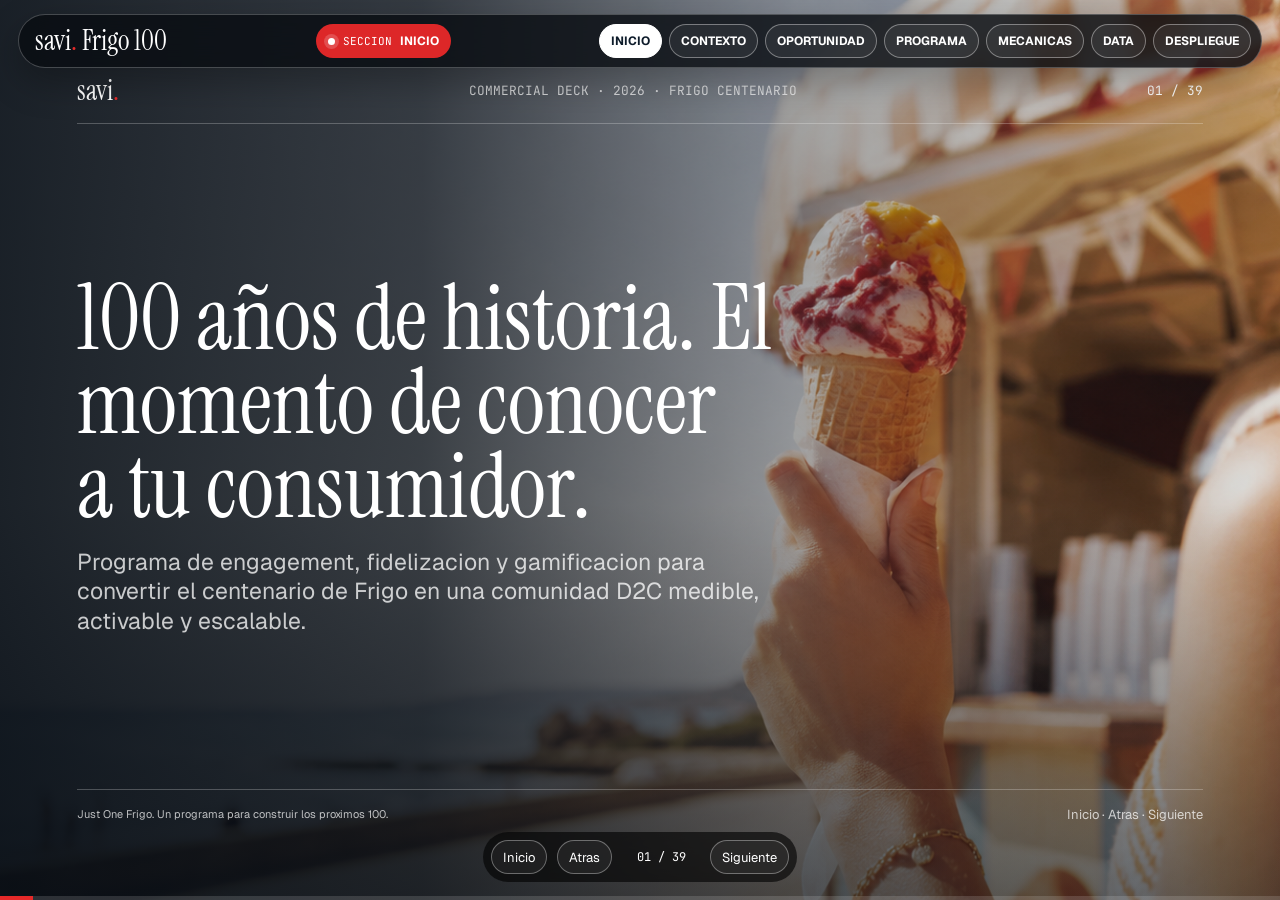
<file: frigo-100-centenario-savi_presentacion/index.html>
<!doctype html>
<html lang="es">
<head>
<meta charset="utf-8">
<title>Frigo 100 · Savi Centenario</title>
<meta name="viewport" content="width=device-width, initial-scale=1">
<meta name="description" content="Presentacion interactiva de Savi para el centenario de Frigo: engagement, fidelizacion, gamificacion, WhatsApp y first-party data.">
<link rel="icon" href="data:,">
<link rel="preconnect" href="https://fonts.googleapis.com">
<link rel="preconnect" href="https://fonts.gstatic.com" crossorigin>
<link href="https://fonts.googleapis.com/css2?family=Bebas+Neue&family=Geist:wght@300;400;500;600;700;800&family=Instrument+Serif:ital@0;1&family=JetBrains+Mono:wght@400;500;700&display=swap" rel="stylesheet">
<style>
:root {
  --cream: #f7f1e4;
  --paper: #fffaf0;
  --ice: #dff8ff;
  --lemon: #ffd84d;
  --red: #e62929;
  --blue: #0071bc;
  --mint: #68d391;
  --ink: #151515;
  --muted: #54504a;
  --soft: #ded5c3;
  --deep: #0d1b2a;
  --white: #fff;
  --sans: "Geist", -apple-system, BlinkMacSystemFont, "Segoe UI", sans-serif;
  --serif: "Instrument Serif", Georgia, serif;
  --mono: "JetBrains Mono", ui-monospace, "SFMono-Regular", Menlo, monospace;
}

* { box-sizing: border-box; }
html, body { margin: 0; min-height: 100%; background: #070707; color: var(--ink); font-family: var(--sans); }
body { overflow: hidden; }
button { font: inherit; }

.topbar {
  position: fixed;
  z-index: 80;
  inset: 14px 18px auto;
  min-height: 54px;
  display: flex;
  align-items: center;
  justify-content: space-between;
  gap: 14px;
  padding: 8px 10px 8px 16px;
  color: var(--white);
  background: rgba(9, 13, 18, .82);
  border: 1px solid rgba(255,255,255,.24);
  border-radius: 999px;
  box-shadow: 0 14px 36px rgba(0,0,0,.28);
  backdrop-filter: blur(18px) saturate(1.25);
  pointer-events: auto;
}
.brand { font-family: var(--serif); font-size: 28px; line-height: 1; white-space: nowrap; }
.brand span { color: var(--red); }
.nav-pills { display: flex; align-items: center; justify-content: flex-end; gap: 7px; pointer-events: auto; }
.nav-pills button, .controls button {
  border: 1px solid rgba(255,255,255,.38);
  background: rgba(255,255,255,.06);
  color: #fff;
  min-height: 34px;
  padding: 6px 11px;
  border-radius: 999px;
  cursor: pointer;
}
.nav-pills button {
  font-size: 12px;
  font-weight: 700;
  text-transform: uppercase;
  letter-spacing: 0;
  transition: background .18s ease, color .18s ease, border-color .18s ease;
}
.nav-pills button.is-active {
  background: #fff;
  color: var(--deep);
  border-color: #fff;
}
.nav-pills button:hover, .controls button:hover { background: rgba(255,255,255,.2); color: #fff; }
.section-status {
  display: inline-flex;
  align-items: center;
  gap: 8px;
  min-height: 34px;
  padding: 6px 12px;
  border-radius: 999px;
  background: rgba(230,41,41,.96);
  color: #fff;
  font-family: var(--mono);
  font-size: 11px;
  text-transform: uppercase;
  white-space: nowrap;
}
.section-status::before {
  content: "";
  width: 7px;
  height: 7px;
  border-radius: 999px;
  background: currentColor;
  box-shadow: 0 0 0 4px rgba(255,255,255,.18);
}
.section-status strong {
  font-family: var(--sans);
  font-size: 12px;
  letter-spacing: 0;
}

.controls {
  position: fixed;
  z-index: 30;
  left: 50%;
  bottom: 18px;
  transform: translateX(-50%);
  display: flex;
  align-items: center;
  gap: 10px;
  padding: 8px;
  border-radius: 999px;
  background: rgba(0,0,0,.62);
  color: #fff;
  backdrop-filter: blur(18px);
}
.controls button { font-size: 13px; border-color: rgba(255,255,255,.34); }
.counter { min-width: 78px; text-align: center; font-family: var(--mono); font-size: 12px; }
.progress {
  position: fixed;
  z-index: 35;
  left: 0;
  bottom: 0;
  height: 4px;
  width: 100%;
  background: rgba(255,255,255,.14);
}
.progress span { display: block; width: 0; height: 100%; background: var(--red); transition: width .35s ease; }

deck-stage {
  display: block;
  width: 100vw;
  height: 100svh;
  overflow: hidden;
  position: relative;
}

section.slide {
  position: absolute;
  inset: 0;
  width: 100%;
  height: 100%;
  padding: clamp(58px, 6vw, 96px);
  background:
    linear-gradient(90deg, rgba(230,41,41,.08) 0 1px, transparent 1px 100%),
    linear-gradient(0deg, rgba(0,113,188,.07) 0 1px, transparent 1px 100%),
    var(--paper);
  background-size: 96px 96px;
  overflow: hidden;
  opacity: 0;
  transform: translateX(4%) scale(.985);
  pointer-events: none;
  transition: opacity .38s ease, transform .48s cubic-bezier(.2,.8,.2,1);
}
section.slide.active { opacity: 1; transform: translateX(0) scale(1); pointer-events: auto; }
section.slide.before { transform: translateX(-4%) scale(.985); }
section.slide.dark {
  background:
    radial-gradient(circle at 18% 22%, rgba(230,41,41,.32), transparent 23%),
    radial-gradient(circle at 78% 70%, rgba(0,113,188,.3), transparent 22%),
    var(--deep);
  color: var(--white);
}
section.slide.red { background: var(--red); color: var(--white); }
section.slide.blue { background: var(--blue); color: var(--white); }
section.slide.ice { background: var(--ice); }
section.slide.lemon { background: var(--lemon); }

.slide-grid {
  height: 100%;
  display: grid;
  grid-template-rows: auto 1fr auto;
  gap: clamp(22px, 3vh, 40px);
}
.slide-head, .slide-foot {
  display: flex;
  align-items: center;
  justify-content: space-between;
  gap: 24px;
  border-color: currentColor;
}
.slide-head { padding-bottom: 18px; border-bottom: 1px solid rgba(21,21,21,.22); }
.slide.dark .slide-head, .slide.red .slide-head, .slide.blue .slide-head,
.slide.dark .slide-foot, .slide.red .slide-foot, .slide.blue .slide-foot { border-color: rgba(255,255,255,.24); }
.slide-foot { padding-top: 16px; border-top: 1px solid rgba(21,21,21,.22); color: var(--muted); font-size: 13px; }
.slide.dark .slide-foot, .slide.red .slide-foot, .slide.blue .slide-foot { color: rgba(255,255,255,.72); }
.eyebrow, .meta, .chip {
  font-family: var(--mono);
  text-transform: uppercase;
  font-size: clamp(11px, 1vw, 15px);
  line-height: 1.35;
}
.eyebrow { color: var(--muted); }
.slide.dark .eyebrow, .slide.red .eyebrow, .slide.blue .eyebrow { color: rgba(255,255,255,.74); }

.title {
  font-family: var(--serif);
  font-size: clamp(54px, 9vw, 138px);
  line-height: .94;
  font-weight: 400;
  margin: 0;
  text-wrap: balance;
  letter-spacing: 0;
}
.title.small { font-size: clamp(40px, 5.6vw, 76px); }
.title.xl { font-size: clamp(72px, 14vw, 190px); }
.slide:first-child {
  padding: 0;
  background:
    linear-gradient(90deg, rgba(5,12,20,.9) 0%, rgba(5,12,20,.76) 33%, rgba(5,12,20,.34) 62%, rgba(5,12,20,.08) 100%),
    linear-gradient(0deg, rgba(5,12,20,.54), transparent 44%),
    url("assets/cover-frigo-centenario.png") center / cover no-repeat !important;
  color: var(--white);
}
.slide:first-child .slide-grid { position: relative; z-index: 1; height: 100%; padding: clamp(58px, 6vw, 96px); }
.slide:first-child .title { font-size: clamp(48px, 7vw, 104px); max-width: 700px; }
.slide:first-child .subtitle { max-width: 700px; font-size: clamp(18px, 1.8vw, 28px); color: rgba(255,255,255,.78); }
.cover-copy { align-self: center; }
.subtitle {
  margin: 18px 0 0;
  max-width: 980px;
  font-size: clamp(19px, 1.8vw, 29px);
  line-height: 1.28;
  color: var(--muted);
  text-wrap: pretty;
}
.slide.dark .subtitle, .slide.red .subtitle, .slide.blue .subtitle { color: rgba(255,255,255,.76); }
.body { font-size: clamp(16px, 1.25vw, 21px); line-height: 1.4; color: var(--muted); }
.slide.dark .body, .slide.red .body, .slide.blue .body { color: rgba(255,255,255,.76); }

.content.two { display: grid; grid-template-columns: minmax(0, 1.02fr) minmax(320px, .98fr); gap: clamp(28px, 5vw, 80px); align-items: center; }
.content.split { display: grid; grid-template-columns: minmax(0, .9fr) minmax(0, 1.1fr); gap: clamp(28px, 5vw, 80px); align-items: stretch; }
.content.center { display: grid; align-content: center; }
.stack { display: flex; flex-direction: column; gap: 18px; }
.grid { display: grid; gap: 18px; }
.grid.cols-2 { grid-template-columns: repeat(2, minmax(0, 1fr)); }
.grid.cols-3 { grid-template-columns: repeat(3, minmax(0, 1fr)); }
.grid.cols-4 { grid-template-columns: repeat(4, minmax(0, 1fr)); }
.grid.cols-5 { grid-template-columns: repeat(5, minmax(0, 1fr)); }

.card, .stat-card, .timeline-item, .idea, .cell {
  border: 1px solid rgba(21,21,21,.34);
  border-radius: 8px;
  background: rgba(255,255,255,.46);
  padding: clamp(18px, 2vw, 30px);
}
.slide.dark .card, .slide.red .card, .slide.blue .card,
.slide.dark .stat-card, .slide.red .stat-card, .slide.blue .stat-card,
.slide.dark .timeline-item, .slide.red .timeline-item, .slide.blue .timeline-item,
.slide.dark .idea, .slide.red .idea, .slide.blue .idea,
.slide.dark .cell, .slide.red .cell, .slide.blue .cell {
  border-color: rgba(255,255,255,.28);
  background: rgba(255,255,255,.08);
}
.card h3, .idea h3, .cell h3 { margin: 0; font-size: clamp(21px, 1.8vw, 30px); line-height: 1.1; font-weight: 650; }
.card p, .idea p, .cell p { margin: 8px 0 0; }
.num {
  font-family: var(--serif);
  font-size: clamp(64px, 8vw, 128px);
  line-height: .82;
  font-weight: 400;
}
.compare-grid .card {
  min-height: 520px;
}
.compare-grid .num {
  font-size: clamp(44px, 4.2vw, 70px);
  line-height: .92;
  max-width: 100%;
  overflow-wrap: normal;
  word-break: normal;
}
.compare-grid .body {
  max-width: 92%;
}
.stat-card strong { display: block; font-family: var(--serif); font-size: clamp(54px, 6vw, 104px); line-height: .9; font-weight: 400; }
.stat-card span { display: block; margin-top: 12px; color: var(--muted); font-size: clamp(16px, 1.45vw, 22px); }
.slide.dark .stat-card span, .slide.red .stat-card span, .slide.blue .stat-card span { color: rgba(255,255,255,.76); }

.agenda-list { counter-reset: agenda; display: grid; gap: 14px; }
.agenda-row {
  counter-increment: agenda;
  display: grid;
  grid-template-columns: 80px 1fr;
  gap: 24px;
  align-items: start;
  border-top: 1px solid rgba(21,21,21,.25);
  padding-top: 16px;
}
.agenda-row::before { content: counter(agenda, decimal-leading-zero); font-family: var(--mono); color: var(--red); }
.agenda-row h3 { margin: 0; font-size: clamp(28px, 3vw, 48px); font-family: var(--serif); font-weight: 400; }
.agenda-row p { margin: 4px 0 0; }

.poster {
  min-height: 560px;
  border-radius: 8px;
  border: 1px solid rgba(21,21,21,.34);
  background:
    linear-gradient(180deg, rgba(255,255,255,.8), rgba(255,255,255,.2)),
    repeating-linear-gradient(90deg, var(--red) 0 42px, var(--paper) 42px 84px);
  display: grid;
  place-items: center;
  position: relative;
  overflow: hidden;
}
.poster::before {
  content: "";
  width: min(42vw, 360px);
  aspect-ratio: .62;
  border-radius: 50% 50% 44% 44%;
  background: linear-gradient(180deg, var(--lemon) 0 48%, #fb9f32 48% 58%, #b55a28 58% 100%);
  box-shadow: 0 34px 0 rgba(0,0,0,.18);
  transform: rotate(-8deg);
}
.poster::after {
  content: "100";
  position: absolute;
  font-family: var(--serif);
  font-size: clamp(110px, 14vw, 210px);
  color: rgba(0,113,188,.86);
  bottom: 28px;
  right: 36px;
}
.qr-block {
  position: absolute;
  left: 34px;
  bottom: 34px;
  width: 106px;
  height: 106px;
  background:
    linear-gradient(90deg, #111 16px, transparent 16px 26px, #111 26px 42px, transparent 42px 58px, #111 58px 78px, transparent 78px),
    linear-gradient(#111 15px, transparent 15px 28px, #111 28px 46px, transparent 46px 62px, #111 62px 80px, transparent 80px),
    #fff;
  border: 10px solid #fff;
}

.phone {
  width: min(430px, 100%);
  min-height: 620px;
  margin: 0 auto;
  border: 12px solid #121212;
  border-radius: 34px;
  background: #eef9ef;
  padding: 28px 20px;
  box-shadow: 0 24px 60px rgba(0,0,0,.18);
}
.bubble {
  max-width: 84%;
  margin: 12px 0;
  padding: 14px 16px;
  border-radius: 16px;
  background: #fff;
  font-size: 17px;
  line-height: 1.28;
}
.bubble.me { margin-left: auto; background: #d9ffd3; }

.journey {
  display: grid;
  grid-template-columns: repeat(5, minmax(0, 1fr));
  gap: 14px;
}
.journey .card { min-height: 260px; display: flex; flex-direction: column; justify-content: space-between; }
.icon { font-size: clamp(34px, 4vw, 58px); line-height: 1; }
.timeline { display: grid; grid-template-columns: repeat(6, minmax(0, 1fr)); gap: 10px; align-items: stretch; }
.timeline-item { min-height: 210px; padding: 16px; display: flex; flex-direction: column; justify-content: space-between; }
.timeline-item b { font-family: var(--serif); font-size: clamp(30px, 3.1vw, 44px); font-weight: 400; color: var(--red); }
.timeline-item h3 { font-size: clamp(17px, 1.35vw, 21px); }
.timeline-item .body { font-size: clamp(13px, .9vw, 15px); line-height: 1.28; }

.matrix { display: grid; grid-template-columns: 190px repeat(4, 1fr); border: 1px solid rgba(21,21,21,.34); border-radius: 8px; overflow: hidden; }
.matrix div { padding: 16px; min-height: 72px; border-right: 1px solid rgba(21,21,21,.18); border-bottom: 1px solid rgba(21,21,21,.18); background: rgba(255,255,255,.4); }
.matrix div:nth-child(5n) { border-right: 0; }
.matrix .head { font-family: var(--mono); text-transform: uppercase; font-size: 12px; background: rgba(21,21,21,.08); }
.dot { display: inline-block; width: 18px; height: 18px; border-radius: 50%; background: var(--red); margin-right: 6px; vertical-align: middle; }
.dot.light { background: rgba(230,41,41,.24); border: 1px solid rgba(230,41,41,.55); }

.bars { display: grid; gap: 12px; margin-top: 22px; }
.bar { display: grid; grid-template-columns: 180px 1fr; align-items: center; gap: 16px; }
.bar span { font-family: var(--mono); font-size: 12px; text-transform: uppercase; }
.bar i { display: block; height: 30px; border-radius: 999px; background: linear-gradient(90deg, var(--red), var(--blue)); }

.roadmap { display: grid; grid-template-columns: repeat(3, 1fr); gap: 18px; }
.roadmap .card { min-height: 310px; display: flex; flex-direction: column; justify-content: space-between; }
.phase { font-family: var(--mono); color: var(--red); text-transform: uppercase; }

.grid.cols-5 .card,
.grid.cols-5 .idea { padding: 18px; }
.grid.cols-5 .card .icon { font-size: 32px; }
.grid.cols-5 .card h3,
.grid.cols-5 .idea h3 { font-size: clamp(18px, 1.45vw, 24px); }
.grid.cols-5 .card .body,
.grid.cols-5 .idea .body { font-size: clamp(14px, 1vw, 17px); line-height: 1.32; }

.dashboard {
  border: 1px solid rgba(21,21,21,.34);
  border-radius: 8px;
  padding: 20px;
  background: #101418;
  color: #f3f7fa;
  box-shadow: 0 24px 60px rgba(0,0,0,.2);
}
.dashboard-grid { display: grid; grid-template-columns: 1.1fr .9fr; gap: 14px; }
.dash-card { border: 1px solid rgba(255,255,255,.14); border-radius: 8px; padding: 18px; background: rgba(255,255,255,.06); }
.dash-card strong { display: block; font-family: var(--serif); font-size: 54px; line-height: 1; font-weight: 400; }
.spark { height: 140px; margin-top: 16px; background: linear-gradient(160deg, transparent 0 24%, rgba(104,211,145,.75) 25% 30%, transparent 31% 44%, rgba(255,216,77,.8) 45% 51%, transparent 52% 64%, rgba(230,41,41,.82) 65% 70%, transparent 71%); border-bottom: 1px solid rgba(255,255,255,.22); }

.source {
  font-size: 11px;
  line-height: 1.35;
  max-width: 900px;
}
a { color: inherit; }

@media (max-width: 900px) {
  body { overflow: auto; }
  deck-stage { height: auto; overflow: visible; }
  section.slide {
    position: relative;
    min-height: 100svh;
    opacity: 1;
    transform: none;
    pointer-events: auto;
    display: block;
  }
  .controls, .progress { display: none; }
  .topbar {
    position: sticky;
    inset: 0;
    border-radius: 0;
    background: #111;
    color: #fff;
    flex-wrap: wrap;
  }
  .section-status { order: 3; width: 100%; justify-content: center; }
  .nav-pills { overflow-x: auto; justify-content: flex-start; }
  .content.two, .content.split, .grid.cols-2, .grid.cols-3, .grid.cols-4, .grid.cols-5,
  .journey, .timeline, .roadmap, .dashboard-grid { grid-template-columns: 1fr; }
  .matrix { grid-template-columns: 1fr; }
  .matrix div { border-right: 0; }
  .poster { min-height: 420px; }
}
</style>
</head>
<body>
<header class="topbar">
  <div class="brand">savi<span>.</span> Frigo 100</div>
  <div class="section-status" aria-live="polite">Seccion <strong id="sectionName">Inicio</strong></div>
  <nav class="nav-pills" aria-label="Capitulos">
    <button data-jump="0">Inicio</button>
    <button data-jump="2">Contexto</button>
    <button data-jump="9">Oportunidad</button>
    <button data-jump="13">Programa</button>
    <button data-jump="20">Mecanicas</button>
    <button data-jump="29">Data</button>
    <button data-jump="34">Despliegue</button>
  </nav>
</header>
<deck-stage id="deck" aria-live="polite"></deck-stage>
<div class="controls" aria-label="Navegacion">
  <button id="home" type="button">Inicio</button>
  <button id="prev" type="button">Atras</button>
  <div class="counter" id="counter">01 / 39</div>
  <button id="next" type="button">Siguiente</button>
</div>
<div class="progress"><span id="progress"></span></div>

<script>
const slides = [
  {
    theme: "dark",
    eyebrow: "Commercial deck · 2026 · Frigo centenario",
    title: "100 años de historia. El momento de conocer a tu consumidor.",
    subtitle: "Programa de engagement, fidelizacion y gamificacion para convertir el centenario de Frigo en una comunidad D2C medible, activable y escalable.",
    layout: "cover",
    foot: "Just One Frigo. Un programa para construir los proximos 100."
  },
  {
    eyebrow: "Agenda · estructura",
    title: "Una propuesta para pasar de campaña a sistema.",
    subtitle: "La logica del deck: contexto, oportunidad, concepto, mecanicas, despliegue e impacto.",
    layout: "agenda",
    items: [
      ["Punto de partida", "Historia, mercado, consumidor y presion competitiva."],
      ["Oportunidad estrategica", "El centenario como catalizador de D2C, data y comunidad."],
      ["100 Momentos Frigo", "Arquitectura del programa y experiencia conversacional."],
      ["Palancas y mecanicas", "WhatsApp, validacion, niveles, gamificacion, viralidad y narrativa."],
      ["Despliegue e impacto", "Roadmap, KPIs, piloto, proyeccion y proximos pasos."]
    ]
  },
  {
    theme: "red",
    eyebrow: "01",
    title: "El punto de partida",
    subtitle: "Historia, mercado, consumidor y presion de marca blanca.",
    layout: "chapter"
  },
  {
    eyebrow: "01 · Contexto de mercado",
    title: "El helado vende mas, pero la marca compite peor si no posee la relacion.",
    subtitle: "El centenario no es solo una efemeride: es una ventana para transformar recuerdo masivo en identidad, permiso y recurrencia.",
    layout: "stats",
    stats: [
      ["140M L", "helado consumido en hogares espanoles entre junio 2023 y mayo 2024."],
      ["650M EUR", "facturacion del sector en ese periodo, con crecimiento de valor por precio."],
      ["80,7%", "del volumen se concentra entre abril y septiembre."],
      ["65%", "de los litros se compran en supermercado."]
    ],
    foot: "Fuente: MAPA, Panel de Consumo Alimentario, nota 19/08/2024."
  },
  {
    theme: "ice",
    eyebrow: "01 · Presion competitiva",
    title: "La marca de distribucion ya marca el ritmo de la categoria.",
    subtitle: "Cuando el retailer controla lineal, precio y dato, la marca necesita una capa relacional propia para defender valor sin depender solo de promocion.",
    layout: "stats",
    stats: [
      ["83,6%", "cuota MDD en volumen en helados, segun Mercasa 2024."],
      ["64,7%", "cuota MDD en valor, especialmente fuerte en tarrinas y formatos familiares."],
      ["377,9M L", "produccion industrial espanola de helado en 2024."],
      ["-6%", "variacion de produccion industrial frente a 2023."]
    ],
    foot: "Fuentes: Mercasa, Alimentacion en Espana 2024/2025; Eurostat, EU ice cream production 2024."
  },
  {
    eyebrow: "01 · Historia",
    title: "100 años de momentos que ya viven en la memoria.",
    subtitle: "La marca tiene un activo cultural dificil de replicar: verano, playa, gondolero, cucurucho, familia y nostalgia. El programa convierte ese capital emocional en participacion y data.",
    layout: "timeline",
    items: [
      ["1927", "Fundacion Frigo Barcelona", "Primer fabricante industrial de helados en Espana."],
      ["1959", "Nace el cono protegido", "El chocolate protege el cucurucho y crea ritual."],
      ["1976", "Frigo llega a Espana", "Verano, playa y cartel como icono cotidiano."],
      ["1982", "Just One Frigo", "El jingle queda instalado en la memoria colectiva."],
      ["1998", "HeartBrand", "Unificacion de identidad global."],
      ["2027", "100 años", "La hora de celebrar con los fans."]
    ]
  },
  {
    eyebrow: "01 · Mercado y consumidor",
    title: "El helado evoluciona de producto impulso a plataforma relacional.",
    subtitle: "La compra sigue siendo emocional y estacional. La oportunidad es convertir cada impulso en una senal propia y una razon para volver.",
    layout: "cards",
    cols: 4,
    items: [
      ["El mercado evoluciona", "Experiencias personalizadas y omnicanal, mas alla del descuento."],
      ["Consumidor digital", "WhatsApp permite fidelizacion sin descarga y con baja friccion."],
      ["Gamificacion", "La participacion se acelera cuando la compra se convierte en reto."],
      ["First-party data", "El centenario es la excusa legitima para pedir datos y permiso."]
    ]
  },
  {
    eyebrow: "01 · Consumidor",
    title: "Tres generaciones. Una marca.",
    subtitle: "Nostalgia + novedad = fidelizacion. El reto no es recordar Frigo; es hacer que el recuerdo produzca una nueva accion medible.",
    layout: "cards",
    cols: 3,
    items: [
      ["Boomers & Gen X", "45-65 · Vivieron Just One Frigo. Alta fidelidad emocional; responden a experiencias retro y ediciones limitadas."],
      ["Millennials", "28-44 · WhatsApp nativo. Buscan conveniencia, valor tangible y dinamicas que puedan compartir."],
      ["Gen Z", "18-27 · Coleccionan momentos. Quieren misiones, badges, rankings, drops y UGC."]
    ]
  },
  {
    theme: "lemon",
    eyebrow: "01 · Lectura estrategica",
    title: "Frigo tiene memoria. Le falta memoria de cliente.",
    subtitle: "La ventaja del centenario es que permite pedir participacion sin sonar transaccional: la gente no entra solo por un premio, entra para formar parte de la historia.",
    layout: "compare",
    items: [
      ["Hoy", "Compra por impulso, dato fragmentado, presion MDD, poca capacidad de reactivacion."],
      ["Con 100 Momentos", "Identidad, compra verificada, canal propio, preferencias, frecuencia y permiso activable."]
    ]
  },
  {
    theme: "blue",
    eyebrow: "02",
    title: "La oportunidad",
    subtitle: "El centenario como catalizador estrategico.",
    layout: "chapter"
  },
  {
    eyebrow: "02 · North star",
    title: "Convertir el centenario en el mayor evento de fidelizacion FMCG en Espana.",
    subtitle: "Crear una comunidad de fans que trascienda el producto y perdure mas alla del aniversario.",
    layout: "cards",
    cols: 3,
    items: [
      ["Activar la nostalgia", "Transformar recuerdos colectivos de 100 años en activo de marca monetizable y medible."],
      ["Digitalizar la relacion", "Construir un canal D2C propietario, escalable y activable sin depender del retailer."],
      ["Proyectar el futuro", "Conectar la marca con nuevas generaciones mediante juego, data y experiencias."]
    ]
  },
  {
    eyebrow: "02 · Tesis estrategica",
    title: "El cartel no anuncia. El cartel ES la interfaz.",
    subtitle: "Sin app. Sin friccion. Sin esperar al packaging perfecto. El QR en el cartel iconico activa WhatsApp y convierte cada punto de contacto en una puerta de entrada al programa.",
    layout: "poster",
    items: [
      ["Antes", "Cartel -> venta -> silencio. Frigo no sabe quien compro, donde participo ni como volver a activar."],
      ["Ahora", "Cartel + QR -> WhatsApp -> relacion. Identidad, compra, canal, frecuencia, preferencias y permiso."]
    ]
  },
  {
    eyebrow: "02 · Apuestas",
    title: "Cinco apuestas para que el aniversario no muera en septiembre.",
    subtitle: "La campaña funciona como sistema operativo: cada mecanica suma compra, contenido, permiso o aprendizaje.",
    layout: "cards",
    cols: 5,
    items: [
      ["QR dinamico", "Cada soporte mide origen, canal y contexto."],
      ["Compra verificada", "Selfie, ticket, pincode, geofencing o keyword."],
      ["Juego acumulativo", "Puntos, rachas, niveles y coleccionismo."],
      ["Comunidad local", "Ciudades, squads, rankings y embajadores."],
      ["Data accionable", "RFM, preferencias y next-best-action."]
    ]
  },
  {
    theme: "red",
    eyebrow: "03",
    title: "El concepto del programa",
    subtitle: "100 Momentos Frigo.",
    layout: "chapter"
  },
  {
    eyebrow: "03 · 100 Momentos Frigo",
    title: "Cada compra desbloquea un Momento.",
    subtitle: "Un programa tematico alrededor de los 100 años de la marca: una pieza de historia, un recuerdo compartido y una recompensa del centenario.",
    layout: "cards",
    cols: 4,
    items: [
      ["Colecciona Momentos", "Pincodes, tickets, QR, selfie proof o geofencing segun canal."],
      ["Instant Win", "Gana como en el 82: tension, sorpresa y recompensa inmediata."],
      ["Niveles", "Clasico, Classico y Centenario con perks progresivos."],
      ["WhatsApp", "Relacion bidireccional, sin descarga, 24/7 y con consentimiento."]
    ],
    foot: "1927 · 1959 · 1976 · 1982 · 1998 · 2027"
  },
  {
    eyebrow: "03 · Arquitectura",
    title: "Todos los canales. Un solo WhatsApp.",
    subtitle: "La arquitectura permite activar Frigo alli donde se compra, se ve, se recuerda o se comparte: impulso, restauracion, parques, mass media y social.",
    layout: "cards",
    cols: 4,
    items: [
      ["Canal impulso", "Trigger: QR en cartel iconico. Mecanica: instant win + puntos. Validacion: selfie proof o geofencing."],
      ["Restauracion / ocio", "Trigger: QR en PLV. Mecanica: ticket upload + puntos por importe. Validacion: OCR Savi."],
      ["Mass media", "Trigger: QR TV/OOH o keyword. Mecanica: registro + instant win + referral."],
      ["Social media", "Trigger: link dinamico. Mecanica: UGC contest + puntos. Validacion: hashtag + revision."]
    ]
  },
  {
    eyebrow: "03 · Customer journey",
    title: "Del cartel al fan en 90 segundos.",
    subtitle: "La experiencia debe ser corta, reconocible y suficientemente divertida como para repetirse.",
    layout: "journey",
    items: [
      ["Ve el cartel", "Canal impulso, PLV, mass media o social."],
      ["Escanea el QR", "QR dinamico o link social."],
      ["Abre WhatsApp", "Sin app y sin registro complejo."],
      ["Participa", "Selfie, ticket, keyword o pincode."],
      ["Gana", "Premio inmediato, puntos o progreso."]
    ],
    foot: ">95% apertura WhatsApp como hipotesis operativa; validar por plantillas, opt-in y pacing."
  },
  {
    eyebrow: "03 · Validacion",
    title: "Todas las compras cuentan. Sin depender de un unico trigger.",
    subtitle: "Pincode on-pack cuando exista. QR + selfie/ticket/geofencing/keyword cuando el canal lo requiera. El diseno reduce friccion y maximiza cobertura.",
    layout: "cards",
    cols: 5,
    items: [
      ["Selfie Proof", "Foto con helado; IA valida visibilidad del producto Frigo."],
      ["Ticket OCR", "Producto, importe, fecha y establecimiento."],
      ["Geofencing", "Participacion vinculada al punto de venta."],
      ["Keyword unica", "Atribucion por soporte o bloque de medios."],
      ["Pincode on-pack", "Codigo unico: instant win + puntos con antifraude."]
    ]
  },
  {
    theme: "ice",
    eyebrow: "04 · WhatsApp D2C",
    title: "WhatsApp es la app de Frigo. Pero sin pedir que nadie descargue nada.",
    subtitle: "El canal conversacional conecta activacion fisica, prueba de compra, reward y siguiente accion.",
    layout: "phone",
    items: [
      ["Escanea", "QR en cartel centenario."],
      ["Registra", "Opt-in, edad y permiso."],
      ["Participa", "Sube ticket o foto."],
      ["Acumula", "Puntos, rachas y nivel."],
      ["Canjea", "Premio o experiencia."]
    ]
  },
  {
    eyebrow: "04 · Niveles",
    title: "De comprador ocasional a fan del centenario.",
    subtitle: "La logica de diseno: siempre ganar algo, siempre avanzar, siempre tener una razon para volver.",
    layout: "cards",
    cols: 3,
    items: [
      ["Clasico · 0-199 puntos", "Instant win por compra, catalogo basico y noticias de marca."],
      ["Fan / Classico · 200-499", "Acceso anticipado, premio trimestral y 1.5x puntos en temporada."],
      ["Centenario · 500+", "Eventos VIP, edicion limitada, 2x puntos y experiencias irrepetibles."]
    ]
  },
  {
    theme: "dark",
    eyebrow: "04",
    title: "Las palancas del programa",
    subtitle: "Canal, mecanicas, niveles, gamificacion y comunidad.",
    layout: "chapter"
  },
  {
    eyebrow: "04 · Mecanicas",
    title: "Diez mecanicas del centenario. Agrupadas por objetivo. Apilables.",
    subtitle: "No hay que activarlas todas a la vez: el valor esta en elegir la combinacion que mejor mueve adquisicion, frecuencia o notoriedad.",
    layout: "cards",
    cols: 4,
    items: [
      ["Frecuencia", "Trivia diaria · Ruleta del 100 · Desafio Flash 72h."],
      ["Coleccionismo", "Bingo · Album digital · Maquina del Tiempo."],
      ["Comunidad & viral", "Frigo Squads · Embajador del Verano · Treasure Hunt."],
      ["Narrativa", "La Prediccion del Verano."]
    ]
  },
  {
    eyebrow: "04 · Frecuencia",
    title: "El motor diario de compra recurrente.",
    subtitle: "Activo todos los dias, no solo durante una ventana promocional. Gamifica habito, urgencia y retorno.",
    layout: "cards",
    cols: 3,
    items: [
      ["Just One Challenge", "Trivia diaria sobre historia de Frigo. Sin compra obligatoria; con compra puntos x2. Rachas: 7 dias = bonus."],
      ["La Ruleta del 100", "Cada lunes, quien valido compra gira. 100 premios, ventana de 24h y Premio Misterio VIP."],
      ["Desafio Flash 72h", "Reto de fin de semana: compra X productos = puntos dobles o premio directo."]
    ]
  },
  {
    eyebrow: "04 · Coleccionismo",
    title: "El consumidor colecciona historia. Y prueba mas portfolio.",
    subtitle: "El coleccionismo convierte SKUs, eras y recuerdos en un progreso visible.",
    layout: "cards",
    cols: 3,
    items: [
      ["Bingo del Centenario", "25 SKUs Frigo: linea = premio; bingo = gran premio. Incentiva cross-SKU trial."],
      ["Album del Centenario", "10 cromos digitales de momentos historicos. Duplicados intercambiables via WhatsApp."],
      ["Maquina del Tiempo", "20 cartas de 5 eras. Completar una era activa premios; completar todas activa gran premio."]
    ]
  },
  {
    eyebrow: "04 · Comunidad & viralidad",
    title: "Que los fans hagan el trabajo de difusion.",
    subtitle: "Las mecanicas convierten participacion en ranking, orgullo local, contenido social y media ganada.",
    layout: "cards",
    cols: 3,
    items: [
      ["Frigo Squads", "Competicion entre ciudades. La ciudad con mas compras validadas gana un evento exclusivo."],
      ["Embajador del Verano", "UGC por WhatsApp, votacion conversacional y top 100 embajadores oficiales."],
      ["Treasure Hunt", "10 puntos iconicos Frigo en Espana. Geofencing, badges y ranking local en tiempo real."]
    ]
  },
  {
    theme: "blue",
    eyebrow: "04 · Narrativa",
    title: "La Prediccion del Verano convierte data en noticia.",
    subtitle: "El consumidor predice cual sera el helado mas vendido del verano del centenario. Solo votan quienes hayan validado 5+ compras.",
    layout: "cards",
    cols: 4,
    items: [
      ["Arco temporal", "Junio apertura, agosto countdown, septiembre reveal."],
      ["Media ganada", "Frigo revela cual fue el helado del verano de su centenario."],
      ["Fuerza frecuencia", "Para votar necesitas 5+ compras; activa Bingo, Album y Ruleta."],
      ["KPI de exito", "Predicciones = consumidores cualificados con alta frecuencia."]
    ]
  },
  {
    eyebrow: "04 · Nuevas ideas",
    title: "Cinco extensiones para elevar la campana a plataforma cultural.",
    subtitle: "Ideas pensadas para generar conversacion, UGC, trade marketing y aprendizaje sin romper el core operativo.",
    layout: "ideas",
    items: [
      ["100 Secret Drops", "Premios sorpresa desbloqueados por ciudad, clima o momento del dia."],
      ["Time Capsule Frigo", "El usuario graba un recuerdo; en septiembre se publica el mural colectivo."],
      ["Sabor del Futuro", "Votacion conversacional para co-crear una edicion limitada 2027."],
      ["Family Summer Pass", "Misiones familiares: varias generaciones suman en un mismo equipo verano."],
      ["Retailer Booster", "Retos por cadena o zona para reforzar trade marketing sin diluir la marca."]
    ]
  },
  {
    eyebrow: "04 · Activacion fisica",
    title: "El packaging y el PLV son medios propios. No soportes pasivos.",
    subtitle: "Cada pieza fisica puede actuar como puerta al programa, recordatorio del centenario y prueba de compra.",
    layout: "cards",
    cols: 3,
    items: [
      ["1927 · El Origen", "Diseno retro inspirado en Barcelona y el nacimiento de la marca."],
      ["1982 · El Gondolero", "Tributo a Just One Frigo, con estetica mediterranea y memoria publicitaria."],
      ["2027 · El Futuro", "Diseno moderno, sostenible y conectado: QR, AR experience y Momentos."]
    ]
  },
  {
    theme: "lemon",
    eyebrow: "04 · Trade marketing",
    title: "Retailer Booster: promocion local sin entregar la relacion.",
    subtitle: "La misma mecanica puede dar valor al retailer mientras Frigo mantiene identidad, permiso y aprendizaje.",
    layout: "matrix",
    rows: [
      ["Drive to store", "QR en tienda", "Instant win", "Geofencing", "Ranking por cadena"],
      ["Sell-out incremental", "Reto por SKU", "Puntos x2", "Ticket OCR", "Mix y frecuencia"],
      ["Visibilidad PLV", "Foto de cartel", "Badge local", "IA visual", "Ejecucion PDV"],
      ["Trade story", "Mision por zona", "Evento ganador", "Dashboard", "Caso para ventas"]
    ]
  },
  {
    theme: "red",
    eyebrow: "05",
    title: "Data, medicion e impacto",
    subtitle: "El centenario genera el activo que Frigo no ha tenido: first-party data accionable.",
    layout: "chapter"
  },
  {
    eyebrow: "05 · First-party data",
    title: "El centenario genera el mayor activo estrategico: data propietaria.",
    subtitle: "Todo propiedad de Frigo. Escalable. GDPR compliant. Activable en futuras campanas.",
    layout: "cards",
    cols: 3,
    items: [
      ["Identidad", "Nombre, telefono, email y consentimiento."],
      ["Compra", "Producto, momento, lugar, importe y prueba validada."],
      ["Canal", "Cartel, PLV, retailer, soporte o link de entrada."],
      ["Frecuencia", "Compras por temporada, rachas, repeticion y churn."],
      ["Preferencia", "Sabores, formatos y momentos de consumo."],
      ["Lifetime", "Valor acumulado, RFM y respuesta a campanas."]
    ]
  },
  {
    eyebrow: "05 · Compliance & antifraude",
    title: "Escalar sin perder control operativo.",
    subtitle: "En promociones de alto volumen, la diferencia esta en trazabilidad, limites, validacion y calidad percibida por el usuario.",
    layout: "cards",
    cols: 4,
    items: [
      ["Antifraude integrado", "Duplicados, limite de participaciones, historial, scoring y audit log."],
      ["Validacion hibrida", "OCR + IA + revision humana cuando el riesgo lo requiere."],
      ["Gobierno WhatsApp", "Opt-in/opt-out, plantillas aprobadas, ventana 24h, pacing y calidad."],
      ["Legal & data", "Bases legales, privacidad, minimizacion y consentimiento trazable."]
    ]
  },
  {
    eyebrow: "05 · KPI framework",
    title: "Medir la campana como negocio. No como ruido promocional.",
    subtitle: "Un sistema de medicion que conecta adquisicion, activacion, frecuencia, portfolio, engagement y retencion.",
    layout: "cards",
    cols: 3,
    items: [
      ["Acquisition", "Consumidores identificados, CAC y opt-in rate."],
      ["Activation", "Participaciones, validaciones y coste por participacion."],
      ["Frequency", "Compras por usuario, streaks y repeticion semanal."],
      ["Portfolio", "SKUs probados, cross-SKU trial y mix incremental."],
      ["Engagement", "DAU/WAU, respuestas WhatsApp, UGC y referrals."],
      ["Retention", "Nivel alcanzado, canjes, win-back y LTV."]
    ]
  },
  {
    theme: "dark",
    eyebrow: "05 · Live intelligence",
    title: "El dashboard no informa tarde. Decide durante la campana.",
    subtitle: "Savi puede alimentar un cockpit diario para ajustar premios, retos, zonas, segmentos y pacing antes de que termine el verano.",
    layout: "dashboard",
    items: [
      ["Opt-in", "48K"],
      ["Validaciones", "31K"],
      ["Fraude", "2,1%"],
      ["Repeaters", "18%"]
    ]
  },
  {
    eyebrow: "05 · Mapa de despliegue",
    title: "Cuándo y cómo se apilan las mecanicas.",
    subtitle: "El plan no es una lista de acciones: es una secuencia para capturar volumen, elevar frecuencia y cerrar con noticia.",
    layout: "bars",
    items: [
      ["Trivia diaria", "95"],
      ["Ruleta del 100", "82"],
      ["Desafio Flash 72h", "64"],
      ["Bingo / Album", "74"],
      ["Frigo Squads", "52"],
      ["Prediccion + Reveal", "88"]
    ]
  },
  {
    theme: "ice",
    eyebrow: "05 · Roadmap 2026-2027",
    title: "Tres fases hacia el gran evento.",
    subtitle: "Empezar pequeno, aprender rapido y llegar al centenario con sistema, no con improvisacion.",
    layout: "roadmap",
    items: [
      ["Fase 1 · Lanzamiento", "Q3 2026 · 8 semanas", "Setup WhatsApp, chatbot, backend, catalogo basico, testing y primer lote packaging."],
      ["Fase 2 · Aceleracion", "Q4 2026 - Q2 2027 · 6 meses", "Niveles, misiones, badges, push, referral, eventos presenciales y optimizacion."],
      ["Fase 3 · Centenario", "Q3 2027 · gran evento", "Evento principal, 100 embajadores, edicion limitada, tour Espana y siguiente fase."]
    ]
  },
  {
    eyebrow: "05 · Piloto Madrid",
    title: "Piloto controlado. Aprendizaje rapido. Escalado nacional.",
    subtitle: "El piloto debe validar UX, opt-in, prueba de compra, catalogo y carga operativa antes de activar medios masivos.",
    layout: "roadmap",
    items: [
      ["Semanas 1-3", "Workshop & setup", "KPIs, mecanicas prioritarias, flujo WhatsApp, legal y catalogo de premios."],
      ["Semanas 4-7", "Piloto Madrid", "Canal impulso + restauracion. Validacion real de QR, selfie/ticket y tasas de opt-in."],
      ["Semanas 8-12", "Lanzamiento nacional", "Ajuste de UX, antifraude, pacing, mecanicas y plan de medios/trade."]
    ]
  },
  {
    eyebrow: "06 · Por que Savi",
    title: "La plataforma de engagement mas flexible para activar el centenario.",
    subtitle: "Savi combina activacion, validacion, gamificacion, reward marketplace, dashboard y soporte operativo.",
    layout: "cards",
    cols: 3,
    items: [
      ["WhatsApp + OCR + geofencing", "Instant Win, validacion y antifraude integrados."],
      ["Mecanicas listas", "Gamificacion activable sin desarrollo desde cero."],
      ["Setup en semanas", "Piloto en 7 semanas con medicion real."],
      ["+50 marcas", "Activaciones gestionadas por el equipo Savi."],
      ["2M+ participaciones", "Volumen operativo gestionado en campanas."],
      ["Cornetto impulse case", "QR + instant win como referencia directa para canal impulso."]
    ]
  },
  {
    theme: "dark",
    eyebrow: "Cierre",
    title: "Just One Frigo.",
    subtitle: "100 años de historia. Un programa para construir los proximos 100.",
    layout: "closing",
    items: [
      ["Workshop de alineamiento", "2h con Marketing para definir objetivos, KPIs y mecanicas."],
      ["Propuesta definitiva", "Customer journey, flujos WhatsApp, catalogo y plan tecnico-operativo."],
      ["Piloto y lanzamiento", "Test en mercado, medicion, ajustes y escalado nacional."]
    ],
    foot: "savi · Marketing that works for everyone · hola@savi.es · savi.es"
  }
];

const deck = document.getElementById("deck");
const counter = document.getElementById("counter");
const progress = document.getElementById("progress");
const sectionName = document.getElementById("sectionName");
let current = Math.max(0, Math.min(slides.length - 1, Number(location.hash.replace("#slide-", "")) - 1 || 0));

const iconSet = ["🍦", "📱", "💬", "🎯", "🏆", "📸", "🧾", "📍", "🔑", "🔢", "🎰", "🏅", "🎴", "🤝", "🔮"];

function safe(text) {
  return String(text || "").replace(/[&<>"']/g, (c) => ({ "&": "&amp;", "<": "&lt;", ">": "&gt;", '"': "&quot;", "'": "&#039;" }[c]));
}

function header(slide, i) {
  return `
    <div class="slide-head">
      <div class="brand">savi<span>.</span></div>
      <div class="eyebrow">${safe(slide.eyebrow || "")}</div>
      <div class="meta">${String(i + 1).padStart(2, "0")} / ${slides.length}</div>
    </div>`;
}

function footer(slide) {
  const source = slide.foot ? safe(slide.foot) : "Frigo 100 · propuesta visual interactiva · Savi";
  return `<div class="slide-foot"><div class="source">${source}</div><div>Inicio · Atras · Siguiente</div></div>`;
}

function titleBlock(slide, small = false) {
  return `
    <div>
      <h1 class="title ${small ? "small" : ""}">${safe(slide.title)}</h1>
      ${slide.subtitle ? `<p class="subtitle">${safe(slide.subtitle)}</p>` : ""}
    </div>`;
}

function renderCards(items = [], cols = 3) {
  return `<div class="grid cols-${cols}">${items.map((item, idx) => `
    <article class="card">
      <div class="icon">${iconSet[idx % iconSet.length]}</div>
      <h3>${safe(item[0])}</h3>
      <p class="body">${safe(item[1])}</p>
    </article>`).join("")}</div>`;
}

function layout(slide, i) {
  if (slide.layout === "cover") {
    return `<div class="cover-copy">${titleBlock(slide)}</div>`;
  }
  if (slide.layout === "agenda") {
    return `<div class="content split">${titleBlock(slide, true)}<div class="agenda-list">${slide.items.map((item) => `
      <div class="agenda-row"><div><h3>${safe(item[0])}</h3><p class="body">${safe(item[1])}</p></div></div>`).join("")}</div></div>`;
  }
  if (slide.layout === "chapter") {
    return `<div class="content center">${titleBlock(slide)}</div>`;
  }
  if (slide.layout === "stats") {
    return `<div class="stack">${titleBlock(slide, true)}<div class="grid cols-4">${slide.stats.map((stat) => `
      <article class="stat-card"><strong>${safe(stat[0])}</strong><span>${safe(stat[1])}</span></article>`).join("")}</div></div>`;
  }
  if (slide.layout === "timeline") {
    return `<div class="stack">${titleBlock(slide, true)}<div class="timeline">${slide.items.map((item) => `
      <article class="timeline-item"><b>${safe(item[0])}</b><div><h3>${safe(item[1])}</h3><p class="body">${safe(item[2])}</p></div></article>`).join("")}</div></div>`;
  }
  if (slide.layout === "compare") {
    return `<div class="content split">${titleBlock(slide, true)}<div class="grid cols-2 compare-grid">${slide.items.map((item) => `
      <article class="card"><div class="num">${safe(item[0])}</div><p class="body">${safe(item[1])}</p></article>`).join("")}</div></div>`;
  }
  if (slide.layout === "poster") {
    return `<div class="content two"><div>${titleBlock(slide, true)}${renderCards(slide.items, 2)}</div><div class="poster"><div class="qr-block"></div></div></div>`;
  }
  if (slide.layout === "journey") {
    return `<div class="stack">${titleBlock(slide, true)}<div class="journey">${slide.items.map((item, idx) => `
      <article class="card"><div class="meta">${String(idx + 1).padStart(2, "0")}</div><div class="icon">${iconSet[idx]}</div><div><h3>${safe(item[0])}</h3><p class="body">${safe(item[1])}</p></div></article>`).join("")}</div></div>`;
  }
  if (slide.layout === "phone") {
    return `<div class="content two"><div>${titleBlock(slide, true)}${renderCards(slide.items, 5)}</div><div class="phone">
      <div class="bubble">Hola, soy Frigo. Escanea el cartel y desbloquea tu Momento 100.</div>
      <div class="bubble me">Ya tengo mi ticket.</div>
      <div class="bubble">Perfecto. Validado. Has ganado 40 puntos y una tirada en la Ruleta del 100.</div>
      <div class="bubble me">Quiero ver mi nivel.</div>
      <div class="bubble">Estas a 60 puntos de Fan Classico.</div>
    </div></div>`;
  }
  if (slide.layout === "ideas") {
    return `<div class="stack">${titleBlock(slide, true)}<div class="grid cols-5">${slide.items.map((item, idx) => `
      <article class="idea"><div class="num">${String.fromCharCode(65 + idx)}</div><h3>${safe(item[0])}</h3><p class="body">${safe(item[1])}</p></article>`).join("")}</div></div>`;
  }
  if (slide.layout === "matrix") {
    const heads = ["Objetivo", "Front / canal", "Core rules", "Validacion", "Output"];
    return `<div class="stack">${titleBlock(slide, true)}<div class="matrix">${heads.map((h) => `<div class="head">${h}</div>`).join("")}${slide.rows.map((row) => row.map((cell, idx) => `<div>${idx === 0 ? "<span class='dot'></span>" : ""}${safe(cell)}</div>`).join("")).join("")}</div></div>`;
  }
  if (slide.layout === "dashboard") {
    return `<div class="content split">${titleBlock(slide, true)}<div class="dashboard">
      <div class="dashboard-grid">${slide.items.map((item) => `<div class="dash-card"><span class="meta">${safe(item[0])}</span><strong>${safe(item[1])}</strong></div>`).join("")}</div>
      <div class="spark"></div>
      <div class="bars">
        <div class="bar"><span>Madrid</span><i style="width:92%"></i></div>
        <div class="bar"><span>Levante</span><i style="width:74%"></i></div>
        <div class="bar"><span>Andalucia</span><i style="width:66%"></i></div>
      </div>
    </div></div>`;
  }
  if (slide.layout === "bars") {
    return `<div class="content split">${titleBlock(slide, true)}<div class="bars">${slide.items.map((item) => `
      <div class="bar"><span>${safe(item[0])}</span><i style="width:${safe(item[1])}%"></i></div>`).join("")}</div></div>`;
  }
  if (slide.layout === "roadmap") {
    return `<div class="stack">${titleBlock(slide, true)}<div class="roadmap">${slide.items.map((item) => `
      <article class="card"><div class="phase">${safe(item[0])}</div><h3>${safe(item[1])}</h3><p class="body">${safe(item[2])}</p></article>`).join("")}</div></div>`;
  }
  if (slide.layout === "closing") {
    return `<div class="content split">${titleBlock(slide)}${renderCards(slide.items, 3)}</div>`;
  }
  return `<div class="stack">${titleBlock(slide, true)}${renderCards(slide.items, slide.cols || 3)}</div>`;
}

function render() {
  deck.innerHTML = slides.map((slide, i) => `
    <section class="slide ${slide.theme || ""}" id="slide-${i + 1}" data-index="${i}">
      <div class="slide-grid">
        ${header(slide, i)}
        ${layout(slide, i)}
        ${footer(slide)}
      </div>
    </section>`).join("");
}

function getActiveSection(index) {
  return [...document.querySelectorAll("[data-jump]")]
    .map((button) => ({ button, jump: Number(button.dataset.jump) }))
    .filter((item) => item.jump <= index)
    .sort((a, b) => b.jump - a.jump)[0];
}

function update(next) {
  current = Math.max(0, Math.min(slides.length - 1, next));
  document.querySelectorAll(".slide").forEach((section, i) => {
    section.classList.toggle("active", i === current);
    section.classList.toggle("before", i < current);
  });
  counter.textContent = `${String(current + 1).padStart(2, "0")} / ${slides.length}`;
  progress.style.width = `${((current + 1) / slides.length) * 100}%`;
  const activeSection = getActiveSection(current);
  document.querySelectorAll("[data-jump]").forEach((button) => {
    const active = button === activeSection?.button;
    button.classList.toggle("is-active", active);
    button.setAttribute("aria-current", active ? "true" : "false");
  });
  if (activeSection && sectionName) sectionName.textContent = activeSection.button.textContent.trim();
  history.replaceState(null, "", `#slide-${current + 1}`);
}

render();
update(current);

document.getElementById("next").addEventListener("click", () => update(current + 1));
document.getElementById("prev").addEventListener("click", () => update(current - 1));
document.getElementById("home").addEventListener("click", () => update(0));
document.querySelectorAll("[data-jump]").forEach((button) => button.addEventListener("click", () => update(Number(button.dataset.jump))));
deck.addEventListener("click", (event) => {
  if (event.target.closest("a, button")) return;
  update(current + 1);
});
window.addEventListener("keydown", (event) => {
  if (["ArrowRight", "PageDown", " "].includes(event.key)) update(current + 1);
  if (["ArrowLeft", "PageUp", "Backspace"].includes(event.key)) update(current - 1);
  if (event.key === "Home") update(0);
  if (event.key === "End") update(slides.length - 1);
});
window.addEventListener("hashchange", () => {
  const index = Number(location.hash.replace("#slide-", "")) - 1;
  if (!Number.isNaN(index)) update(index);
});
</script>
</body>
</html>
</file>
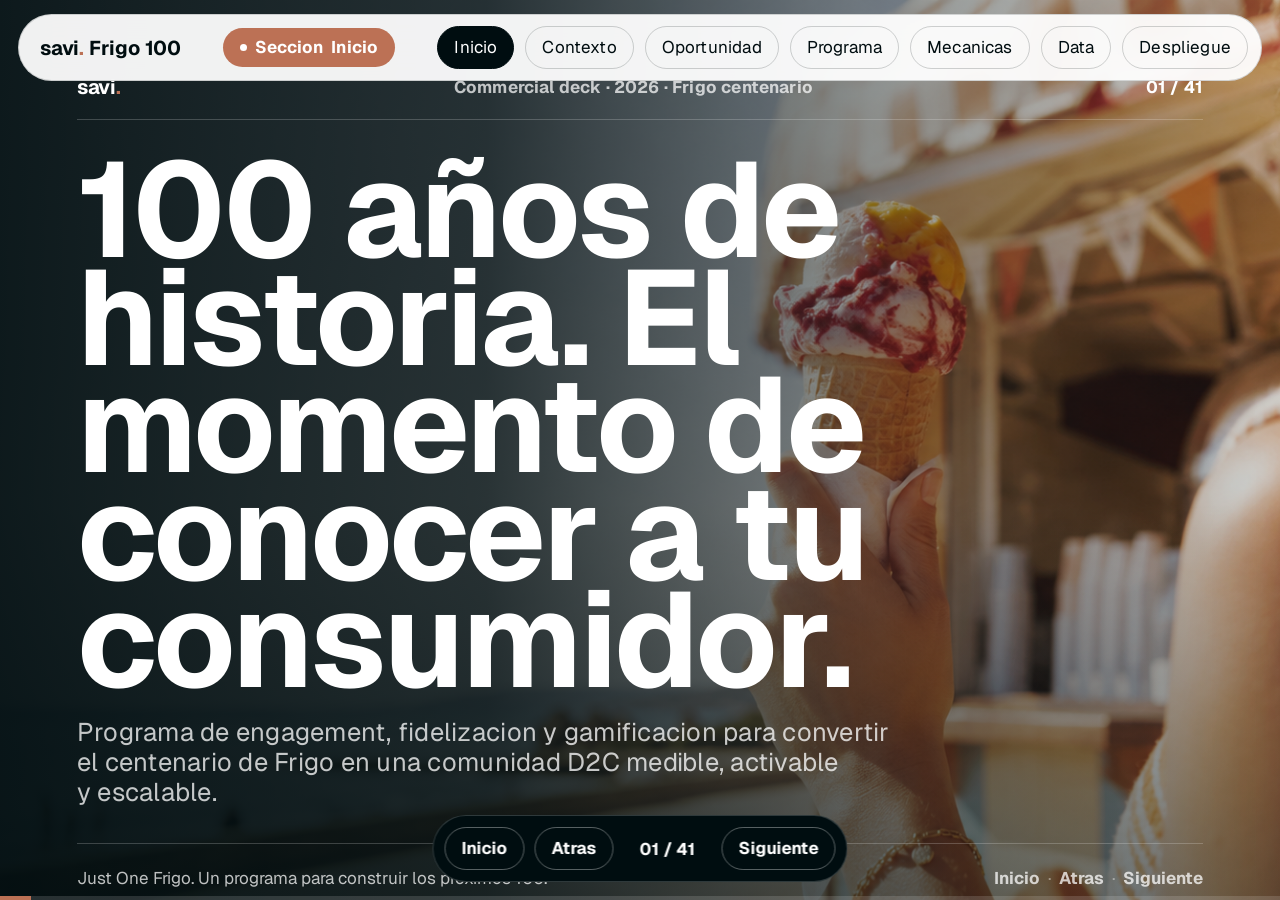
<file: frigo-100-centenario-savi_presentacion_final/index.html>
<!doctype html>
<html lang="es">
<head>
<meta charset="utf-8">
<title>Frigo 100 · Savi Centenario</title>
<meta name="viewport" content="width=device-width, initial-scale=1">
<meta name="description" content="Presentacion interactiva de Savi para el centenario de Frigo: engagement, fidelizacion, gamificacion, WhatsApp y first-party data.">
<link rel="icon" href="data:,">
<link rel="preconnect" href="https://fonts.googleapis.com">
<link rel="preconnect" href="https://fonts.gstatic.com" crossorigin>
<link href="https://fonts.googleapis.com/css2?family=Bebas+Neue&family=Geist:wght@300;400;500;600;700;800&family=Instrument+Serif:ital@0;1&family=JetBrains+Mono:wght@400;500;700&display=swap" rel="stylesheet">
<style>
:root {
  --color-obsidian: #000d10;
  --color-canvas-white: #ffffff;
  --color-slate-mist: #8e8e95;
  --color-desert-sienna: #bc7155;
  --ink: var(--color-obsidian);
  --muted: var(--color-slate-mist);
  --deep: var(--color-obsidian);
  --white: var(--color-canvas-white);
  --paper: var(--color-canvas-white);
  --red: var(--color-desert-sienna);
  --blue: var(--color-obsidian);
  --ice: var(--color-canvas-white);
  --lemon: var(--color-canvas-white);
  --sans: "HelveticaNowDisplay", "Geist", -apple-system, BlinkMacSystemFont, "Segoe UI", Roboto, sans-serif;
  --serif: var(--sans);
  --mono: "JetBrains Mono", ui-monospace, "SFMono-Regular", Menlo, monospace;
  --section-gap: 68px;
  --card-padding: 22px;
  --element-gap: 23px;
  --radius-other: 45px;
  --radius-full: 1000px;
}

* { box-sizing: border-box; }
html, body { margin: 0; min-height: 100%; background: var(--color-obsidian); color: var(--ink); font-family: var(--sans); }
body { overflow: hidden; }
button { font: inherit; }

.topbar {
  position: fixed;
  z-index: 80;
  inset: 14px 18px auto;
  min-height: 54px;
  display: flex;
  align-items: center;
  justify-content: space-between;
  gap: 17px;
  padding: 11px 13px 11px 21px;
  color: var(--color-obsidian);
  background: rgba(255,255,255,.94);
  border: 1px solid rgba(0,13,16,.16);
  border-radius: var(--radius-full);
  box-shadow: none;
  backdrop-filter: blur(18px);
  pointer-events: auto;
}
.brand { font-family: var(--sans); font-size: 20px; line-height: 1; font-weight: 700; letter-spacing: -.01em; white-space: nowrap; }
.brand span { color: var(--color-desert-sienna); }
.nav-pills { display: flex; align-items: center; justify-content: flex-end; gap: 11px; pointer-events: auto; }
.nav-pills button, .controls button {
  border: 1px solid rgba(0,13,16,.18);
  background: transparent;
  color: var(--color-obsidian);
  min-height: 38px;
  padding: 9px 16px 10px;
  border-radius: var(--radius-full);
  cursor: pointer;
}
.nav-pills button {
  font-size: 17px;
  font-weight: 400;
  text-transform: none;
  letter-spacing: .01em;
  transition: background .18s ease, color .18s ease, border-color .18s ease;
}
.nav-pills button.is-active {
  background: var(--color-obsidian);
  color: var(--color-canvas-white);
  border-color: var(--color-obsidian);
}
.nav-pills button:hover, .controls button:hover { background: var(--color-desert-sienna); color: var(--color-canvas-white); border-color: var(--color-desert-sienna); }
.section-status {
  display: inline-flex;
  align-items: center;
  gap: 8px;
  min-height: 34px;
  padding: 8px 17px 9px;
  border-radius: var(--radius-full);
  background: var(--color-desert-sienna);
  color: var(--color-canvas-white);
  font-family: var(--sans);
  font-size: 17px;
  font-weight: 700;
  text-transform: none;
  white-space: nowrap;
}
.section-status::before {
  content: "";
  width: 7px;
  height: 7px;
  border-radius: var(--radius-full);
  background: currentColor;
}
.section-status strong {
  font-family: var(--sans);
  font-size: 17px;
  letter-spacing: .01em;
}

.controls {
  position: fixed;
  z-index: 30;
  left: 50%;
  bottom: 18px;
  transform: translateX(-50%);
  display: flex;
  align-items: center;
  gap: 10px;
  padding: 11px;
  border: 1px solid rgba(255,255,255,.18);
  border-radius: var(--radius-full);
  background: var(--color-obsidian);
  color: var(--color-canvas-white);
  backdrop-filter: blur(18px);
}
.controls button { color: var(--color-canvas-white); font-size: 17px; font-weight: 700; border-color: rgba(255,255,255,.34); }
.counter { min-width: 88px; text-align: center; font-family: var(--sans); font-size: 17px; font-weight: 700; }
.progress {
  position: fixed;
  z-index: 35;
  left: 0;
  bottom: 0;
  height: 4px;
  width: 100%;
  background: rgba(255,255,255,.14);
}
.progress span { display: block; width: 0; height: 100%; background: var(--color-desert-sienna); transition: width .35s ease; }

deck-stage {
  display: block;
  width: 100vw;
  height: 100svh;
  overflow: hidden;
  position: relative;
}

section.slide {
  position: absolute;
  inset: 0;
  width: 100%;
  height: 100%;
  padding: clamp(68px, 6vw, 119px);
  background: var(--color-canvas-white);
  overflow: hidden;
  opacity: 0;
  transform: translateX(4%) scale(.985);
  pointer-events: none;
  transition: opacity .38s ease, transform .48s cubic-bezier(.2,.8,.2,1);
}
section.slide.active { opacity: 1; transform: translateX(0) scale(1); pointer-events: auto; }
section.slide.before { transform: translateX(-4%) scale(.985); }
section.slide.dark {
  background: var(--color-obsidian);
  color: var(--color-canvas-white);
}
section.slide.red,
section.slide.blue { background: var(--color-obsidian); color: var(--color-canvas-white); }
section.slide.ice,
section.slide.lemon { background: var(--color-canvas-white); color: var(--color-obsidian); }

.slide-grid {
  height: 100%;
  display: grid;
  grid-template-rows: auto 1fr auto;
  gap: clamp(23px, 4vh, 68px);
}
.slide-head, .slide-foot {
  display: flex;
  align-items: center;
  justify-content: space-between;
  gap: 34px;
  border-color: currentColor;
}
.slide-head { padding-bottom: 22px; border-bottom: 1px solid rgba(0,13,16,.18); }
.slide.dark .slide-head, .slide.red .slide-head, .slide.blue .slide-head,
.slide.dark .slide-foot, .slide.red .slide-foot, .slide.blue .slide-foot { border-color: rgba(255,255,255,.2); }
.slide-foot { padding-top: 22px; border-top: 1px solid rgba(0,13,16,.18); color: var(--muted); font-size: 17px; line-height: 1.45; }
.slide.dark .slide-foot, .slide.red .slide-foot, .slide.blue .slide-foot { color: rgba(255,255,255,.74); }
.footer-nav {
  display: inline-flex;
  align-items: center;
  gap: 8px;
  color: inherit;
}
.footer-nav button {
  appearance: none;
  border: 0;
  background: transparent;
  color: inherit;
  padding: 0;
  font: inherit;
  font-weight: 700;
  cursor: pointer;
}
.footer-nav button:hover { color: var(--color-desert-sienna); }
.footer-nav span { opacity: .55; }
.eyebrow, .meta, .chip {
  font-family: var(--sans);
  text-transform: none;
  font-size: 17px;
  font-weight: 700;
  line-height: 1.2;
  letter-spacing: .01em;
}
.eyebrow { color: var(--muted); }
.slide.dark .eyebrow, .slide.red .eyebrow, .slide.blue .eyebrow { color: rgba(255,255,255,.72); }

.title {
  font-family: var(--sans);
  font-size: clamp(60px, 9.5vw, 187px);
  line-height: .8;
  font-weight: 700;
  margin: 0;
  text-wrap: balance;
  letter-spacing: -0.02em;
}
.title.small { font-size: clamp(52px, 5.8vw, 92px); line-height: .91; letter-spacing: -.01em; }
.title.xl { font-size: clamp(72px, 14vw, 190px); }
.slide:first-child {
  padding: 0;
  background:
    linear-gradient(90deg, rgba(0,13,16,.94) 0%, rgba(0,13,16,.82) 38%, rgba(0,13,16,.42) 68%, rgba(0,13,16,.14) 100%),
    linear-gradient(0deg, rgba(0,13,16,.42), transparent 44%),
    url("assets/cover-frigo-centenario.png") center / cover no-repeat !important;
  color: var(--color-canvas-white);
}
.slide:first-child .slide-grid { position: relative; z-index: 1; height: 100%; padding: clamp(68px, 6vw, 119px); }
.slide:first-child .title { font-size: clamp(72px, 10.5vw, 187px); max-width: 1160px; }
.slide:first-child .subtitle { max-width: 840px; font-size: clamp(23px, 2vw, 34px); color: rgba(255,255,255,.78); }
.cover-copy { align-self: center; }
section.slide.immersive {
  --immersive-bg: url("assets/frigo-bg-nostalgia-parque.jpg");
  background:
    linear-gradient(90deg, rgba(0,13,16,.92) 0%, rgba(0,13,16,.76) 40%, rgba(0,13,16,.36) 72%, rgba(0,13,16,.12) 100%),
    linear-gradient(0deg, rgba(0,13,16,.42), transparent 44%),
    var(--immersive-bg) center / cover no-repeat !important;
  color: var(--color-canvas-white);
}
.slide.immersive .slide-grid { position: relative; z-index: 1; }
.slide.immersive .slide-head,
.slide.immersive .slide-foot { border-color: rgba(255,255,255,.2); }
.slide.immersive .slide-foot,
.slide.immersive .eyebrow { color: rgba(255,255,255,.72); }
.slide.immersive .subtitle,
.slide.immersive .body { color: rgba(255,255,255,.78); }
.slide.immersive .card,
.slide.immersive .stat-card,
.slide.immersive .timeline-item,
.slide.immersive .idea,
.slide.immersive .cell {
  border-color: rgba(255,255,255,.22);
  background: rgba(0,13,16,.54);
  backdrop-filter: blur(18px);
  -webkit-backdrop-filter: blur(18px);
}
.slide.immersive .stat-card strong,
.slide.immersive .bar span { color: var(--color-canvas-white); }
.slide.immersive .stat-card span { color: rgba(255,255,255,.76); }
.slide.immersive .agenda-row { border-top-color: rgba(255,255,255,.22); }
.slide.immersive .matrix { border-color: rgba(255,255,255,.22); }
.slide.immersive .matrix div {
  border-color: rgba(255,255,255,.16);
  background: rgba(0,13,16,.54);
  color: rgba(255,255,255,.82);
  backdrop-filter: blur(18px);
  -webkit-backdrop-filter: blur(18px);
}
.slide.immersive .matrix .head {
  background: rgba(255,255,255,.14);
  color: var(--color-canvas-white);
}
.subtitle {
  margin: 23px 0 0;
  max-width: 980px;
  font-size: clamp(24px, 2.1vw, 37px);
  line-height: 1.18;
  color: var(--muted);
  text-wrap: pretty;
  letter-spacing: .01em;
}
.slide.dark .subtitle, .slide.red .subtitle, .slide.blue .subtitle { color: rgba(255,255,255,.76); }
.body {
  font-size: clamp(19px, 1.12vw, 22px);
  line-height: 1.45;
  letter-spacing: .01em;
  color: var(--muted);
  overflow-wrap: anywhere;
}
.slide.dark .body, .slide.red .body, .slide.blue .body { color: rgba(255,255,255,.76); }

.content.two { display: grid; grid-template-columns: minmax(0, 1.02fr) minmax(320px, .98fr); gap: clamp(34px, 5vw, 119px); align-items: center; }
.content.split { display: grid; grid-template-columns: minmax(0, .9fr) minmax(0, 1.1fr); gap: clamp(34px, 5vw, 119px); align-items: stretch; }
.content.image-split {
  display: grid;
  grid-template-columns: minmax(0, .82fr) minmax(480px, 1.18fr);
  grid-template-rows: minmax(0, 1fr) auto;
  gap: 23px clamp(34px, 5vw, 96px);
  align-items: center;
}
.content.center { display: grid; align-content: center; }
.stack {
  min-height: 100%;
  display: flex;
  flex-direction: column;
  justify-content: center;
  gap: 23px;
}
.grid { display: grid; gap: 23px; }
.grid.cols-2 { grid-template-columns: repeat(2, minmax(0, 1fr)); }
.grid.cols-3 { grid-template-columns: repeat(3, minmax(0, 1fr)); }
.grid.cols-4 { grid-template-columns: repeat(4, minmax(0, 1fr)); }
.grid.cols-5 { grid-template-columns: repeat(5, minmax(0, 1fr)); }
.channel-groups { display: grid; grid-template-columns: repeat(2, minmax(0, 1fr)); gap: clamp(23px, 3vw, 38px); }
.channel-group { display: flex; flex-direction: column; gap: 17px; min-width: 0; }
.group-label {
  display: inline-flex;
  align-items: center;
  width: max-content;
  max-width: 100%;
  min-height: 38px;
  padding: 9px 17px 10px;
  border-radius: var(--radius-full);
  background: var(--color-desert-sienna);
  color: var(--color-canvas-white);
  font-size: 17px;
  font-weight: 700;
  letter-spacing: .01em;
}
.channel-group .grid { gap: 17px; }
.channel-group .card { min-height: 300px; }

.card, .stat-card, .timeline-item, .idea, .cell {
  border: 1px solid rgba(0,13,16,.18);
  border-radius: var(--radius-other);
  background: var(--color-canvas-white);
  padding: clamp(22px, 2.3vw, 38px);
}
.slide.dark .card, .slide.red .card, .slide.blue .card,
.slide.dark .stat-card, .slide.red .stat-card, .slide.blue .stat-card,
.slide.dark .timeline-item, .slide.red .timeline-item, .slide.blue .timeline-item,
.slide.dark .idea, .slide.red .idea, .slide.blue .idea,
.slide.dark .cell, .slide.red .cell, .slide.blue .cell {
  border-color: rgba(255,255,255,.2);
  background: rgba(255,255,255,.06);
}
.card h3, .idea h3, .cell h3 { margin: 0; font-size: clamp(23px, 1.9vw, 37px); line-height: 1.1; letter-spacing: -.01em; font-weight: 700; }
.card p, .idea p, .cell p { margin: 15px 0 0; }
.image-copy { display: flex; flex-direction: column; gap: 23px; }
.image-copy .title.small { font-size: clamp(48px, 4.8vw, 78px); }
.image-points { grid-column: 1 / -1; }
.image-points .card { padding: 18px 22px; border-radius: 34px; }
.image-points .card h3 { font-size: clamp(21px, 1.6vw, 28px); }
.image-points .card .body { font-size: clamp(18px, 1vw, 20px); line-height: 1.34; }
.feature-photo {
  width: 100%;
  height: min(48vh, 560px);
  min-height: 420px;
  border-radius: var(--radius-other);
  border: 1px solid rgba(0,13,16,.18);
  object-fit: cover;
  display: block;
}
.num {
  font-family: var(--sans);
  font-size: clamp(63px, 8vw, 131px);
  line-height: .8;
  font-weight: 700;
  letter-spacing: -.02em;
  color: var(--color-desert-sienna);
}
.compare-grid { align-self: center; }
.compare-grid .card {
  min-height: clamp(360px, 38vh, 440px);
  display: flex;
  flex-direction: column;
  justify-content: space-between;
  overflow: hidden;
}
.compare-grid .num {
  font-size: clamp(44px, 4.2vw, 70px);
  line-height: .92;
  max-width: 100%;
  overflow-wrap: normal;
  word-break: normal;
}
.compare-grid .body {
  font-size: clamp(22px, 1.55vw, 30px);
  line-height: 1.45;
  max-width: 92%;
}
.compare-badge {
  width: max-content;
  max-width: 100%;
  margin-top: 34px;
  padding: 10px 17px 11px;
  border: 1px solid rgba(188,113,85,.8);
  border-radius: var(--radius-full);
  color: var(--color-desert-sienna);
  font-size: clamp(18px, 1.15vw, 22px);
  font-weight: 700;
}
.compare-badge.is-after {
  background: var(--color-desert-sienna);
  color: var(--color-canvas-white);
}
.stat-card strong { display: block; font-family: var(--sans); font-size: clamp(52px, 3.9vw, 68px); line-height: .91; font-weight: 700; letter-spacing: -.02em; color: var(--color-obsidian); white-space: nowrap; }
.slide.dark .stat-card strong, .slide.red .stat-card strong, .slide.blue .stat-card strong { color: var(--color-canvas-white); }
.stat-card span { display: block; margin-top: 17px; color: var(--muted); font-size: clamp(19px, 1.12vw, 22px); line-height: 1.45; letter-spacing: .01em; }
.slide.dark .stat-card span, .slide.red .stat-card span, .slide.blue .stat-card span { color: rgba(255,255,255,.76); }

.agenda-list { counter-reset: agenda; display: grid; gap: 13px; align-content: center; }
.agenda-row {
  counter-increment: agenda;
  display: grid;
  grid-template-columns: clamp(86px, 6vw, 120px) 1fr;
  gap: 24px;
  align-items: start;
  border-top: 1px solid rgba(0,13,16,.18);
  padding-top: 14px;
}
.agenda-row::before { content: counter(agenda, decimal-leading-zero); font-family: var(--sans); font-size: clamp(42px, 4.2vw, 66px); line-height: .91; font-weight: 700; letter-spacing: -.02em; color: var(--color-desert-sienna); }
.agenda-row h3 { margin: 0; font-size: clamp(42px, 4.2vw, 66px); font-family: var(--sans); font-weight: 700; line-height: .91; letter-spacing: -.02em; }
.agenda-row p { margin: 11px 0 0; font-size: clamp(20px, 1.35vw, 24px); line-height: 1.24; }

.poster {
  min-height: 560px;
  border-radius: var(--radius-other);
  border: 1px solid rgba(0,13,16,.18);
  background:
    linear-gradient(180deg, rgba(255,255,255,.96), rgba(255,255,255,.72)),
    repeating-linear-gradient(90deg, var(--color-obsidian) 0 42px, var(--color-canvas-white) 42px 84px);
  display: grid;
  place-items: center;
  position: relative;
  overflow: hidden;
}
.poster.has-image {
  background: var(--color-canvas-white);
  padding: 0;
}
.poster.has-image::before,
.poster.has-image::after { content: none; }
.poster.has-image img {
  display: block;
  width: 100%;
  height: 100%;
  min-height: 560px;
  object-fit: cover;
}
.poster::before {
  content: "";
  width: min(42vw, 360px);
  aspect-ratio: .62;
  border-radius: 50% 50% 44% 44%;
  background: linear-gradient(180deg, var(--color-canvas-white) 0 46%, var(--color-desert-sienna) 46% 58%, var(--color-obsidian) 58% 100%);
  transform: rotate(-8deg);
}
.poster::after {
  content: "100";
  position: absolute;
  font-family: var(--sans);
  font-size: clamp(110px, 14vw, 210px);
  font-weight: 700;
  letter-spacing: -.02em;
  color: var(--color-obsidian);
  bottom: 28px;
  right: 36px;
}
.qr-block {
  position: absolute;
  left: 34px;
  bottom: 34px;
  width: 106px;
  height: 106px;
  background:
    linear-gradient(90deg, #111 16px, transparent 16px 26px, #111 26px 42px, transparent 42px 58px, #111 58px 78px, transparent 78px),
    linear-gradient(#111 15px, transparent 15px 28px, #111 28px 46px, transparent 46px 62px, #111 62px 80px, transparent 80px),
    #fff;
  border: 10px solid #fff;
}

.phone {
  width: min(430px, 100%);
  min-height: 620px;
  margin: 0 auto;
  border: 12px solid var(--color-obsidian);
  border-radius: 34px;
  background: var(--color-canvas-white);
  padding: 28px 20px;
}
.bubble {
  max-width: 84%;
  margin: 12px 0;
  padding: 14px 16px;
  border: 1px solid rgba(0,13,16,.16);
  border-radius: 24px;
  background: #fff;
  font-size: clamp(18px, 1vw, 20px);
  line-height: 1.45;
}
.bubble.me { margin-left: auto; background: var(--color-obsidian); color: var(--color-canvas-white); }

.journey {
  display: grid;
  grid-template-columns: repeat(5, minmax(0, 1fr));
  gap: 23px;
}
.journey .card { min-height: 260px; display: flex; flex-direction: column; justify-content: space-between; }
.icon { display: inline-flex; align-items: center; justify-content: center; width: 53px; height: 53px; border: 1px solid currentColor; border-radius: var(--radius-full); color: var(--color-desert-sienna); line-height: 1; }
.icon svg { width: 24px; height: 24px; stroke: currentColor; stroke-width: 1.9; fill: none; stroke-linecap: round; stroke-linejoin: round; }
.timeline { display: grid; grid-template-columns: repeat(6, minmax(0, 1fr)); gap: 17px; align-items: stretch; }
.timeline-item { min-height: 260px; padding: 22px; display: flex; flex-direction: column; justify-content: space-between; }
.timeline-mark { display: flex; align-items: center; justify-content: space-between; gap: 14px; margin-bottom: 24px; }
.timeline-mark .icon { flex: 0 0 auto; width: 48px; height: 48px; }
.timeline-mark .icon svg { width: 22px; height: 22px; }
.timeline-item b { font-family: var(--sans); font-size: clamp(30px, 3.1vw, 52px); font-weight: 700; line-height: .91; letter-spacing: -.01em; color: var(--color-desert-sienna); }
.timeline-item h3 { font-size: 20px; line-height: 1.2; letter-spacing: -.01em; }
.timeline-item .body { font-size: clamp(18px, 1vw, 20px); line-height: 1.35; }

.matrix { display: grid; grid-template-columns: minmax(220px, .72fr) repeat(4, 1fr); border: 1px solid rgba(0,13,16,.18); border-radius: var(--radius-other); overflow: hidden; }
.matrix div { padding: 22px; min-height: 72px; border-right: 1px solid rgba(0,13,16,.16); border-bottom: 1px solid rgba(0,13,16,.16); background: var(--color-canvas-white); font-size: clamp(18px, 1vw, 20px); line-height: 1.42; }
.matrix div:nth-child(5n) { border-right: 0; }
.matrix .head { font-family: var(--sans); text-transform: none; font-size: clamp(18px, 1vw, 20px); font-weight: 700; background: var(--color-obsidian); color: var(--color-canvas-white); }
.dot { display: inline-block; width: 13px; height: 13px; border-radius: 50%; background: var(--color-desert-sienna); margin-right: 11px; vertical-align: middle; }
.dot.light { background: transparent; border: 1px solid var(--color-desert-sienna); }

.bars { display: grid; gap: 17px; margin-top: 22px; }
.bar { display: grid; grid-template-columns: 180px 1fr; align-items: center; gap: 23px; }
.bar span { font-family: var(--sans); font-size: clamp(19px, 1.1vw, 22px); font-weight: 700; }
.bar i { display: block; height: 34px; border-radius: var(--radius-full); background: var(--color-desert-sienna); }
.planning-board {
  border: 1px solid rgba(255,255,255,.22);
  border-radius: var(--radius-other);
  background: rgba(0,13,16,.56);
  backdrop-filter: blur(18px);
  -webkit-backdrop-filter: blur(18px);
  padding: clamp(20px, 2vw, 30px);
  min-height: 520px;
  display: grid;
  align-content: center;
  gap: 10px;
}
.plan-months,
.plan-row {
  display: grid;
  grid-template-columns: minmax(210px, .82fr) repeat(7, minmax(66px, 1fr));
  gap: 11px;
  align-items: center;
}
.plan-months span {
  color: rgba(255,255,255,.66);
  font-size: 17px;
  font-weight: 700;
  text-align: center;
}
.plan-months span:first-child { text-align: left; }
.plan-row {
  min-height: 58px;
  padding-top: 10px;
  border-top: 1px solid rgba(255,255,255,.14);
}
.plan-label h3 {
  margin: 0;
  color: var(--color-canvas-white);
  font-size: clamp(17px, 1.2vw, 22px);
  line-height: 1.12;
  letter-spacing: -.01em;
}
.plan-label p {
  margin: 4px 0 0;
  color: rgba(255,255,255,.68);
  font-size: clamp(15px, .85vw, 17px);
  line-height: 1.24;
}
.plan-track {
  grid-column: var(--start-col) / span var(--span);
  min-height: 42px;
  border-radius: var(--radius-full);
  display: flex;
  align-items: center;
  justify-content: center;
  gap: 12px;
  padding: 0 16px;
  background: linear-gradient(90deg, rgba(188,113,85,.98), rgba(232,157,127,.94));
  color: var(--color-canvas-white);
  font-size: clamp(14px, .82vw, 16px);
  font-weight: 800;
  white-space: nowrap;
}
.plan-track strong { font-size: clamp(14px, .82vw, 16px); }
.plan-track span { color: rgba(255,255,255,.78); font-size: clamp(14px, .82vw, 16px); }
.plan-track.is-soft { background: rgba(255,255,255,.16); border: 1px solid rgba(255,255,255,.18); }
.plan-track.is-blue { background: linear-gradient(90deg, rgba(93,183,200,.95), rgba(210,246,255,.92)); color: var(--color-obsidian); }
.plan-track.is-blue span { color: rgba(0,13,16,.66); }
.plan-milestones {
  display: grid;
  grid-template-columns: repeat(3, 1fr);
  gap: 11px;
  margin-top: 4px;
}
.plan-milestones div {
  border: 1px solid rgba(255,255,255,.18);
  border-radius: 26px;
  padding: 14px 16px;
  background: rgba(255,255,255,.08);
  color: rgba(255,255,255,.76);
  font-size: clamp(16px, .9vw, 18px);
  line-height: 1.25;
}
.plan-milestones strong { display: block; color: var(--color-canvas-white); font-size: clamp(17px, 1vw, 19px); margin-bottom: 3px; }

.roadmap { display: grid; grid-template-columns: repeat(3, 1fr); gap: 23px; }
.roadmap .card { min-height: 310px; display: flex; flex-direction: column; justify-content: space-between; }
.phase { font-family: var(--sans); color: var(--color-desert-sienna); font-size: clamp(18px, 1vw, 20px); font-weight: 700; }

.grid.cols-5 .card,
.grid.cols-5 .idea { padding: 22px; }
.grid.cols-5 .card .icon svg { width: 22px; height: 22px; }
.grid.cols-5 .card h3,
.grid.cols-5 .idea h3 { font-size: clamp(20px, 1.45vw, 24px); }
.grid.cols-5 .card .body,
.grid.cols-5 .idea .body { font-size: clamp(18px, .95vw, 20px); line-height: 1.35; }

.dashboard {
  border: 1px solid rgba(255,255,255,.18);
  border-radius: var(--radius-other);
  padding: 0;
  background: rgba(0,13,16,.72);
  color: var(--color-canvas-white);
  overflow: hidden;
  min-height: 560px;
  display: grid;
  place-items: stretch;
}
.dashboard img { display: block; width: 100%; height: 100%; min-height: 560px; object-fit: contain; }
.dashboard-grid { display: grid; grid-template-columns: 1.1fr .9fr; gap: 17px; }
.dash-card { border: 1px solid rgba(255,255,255,.18); border-radius: 34px; padding: 22px; background: rgba(255,255,255,.06); }
.dash-card strong { display: block; font-family: var(--sans); font-size: clamp(52px, 5vw, 92px); line-height: .91; font-weight: 700; letter-spacing: -.02em; }
.spark { height: 140px; margin-top: 21px; background: linear-gradient(160deg, transparent 0 24%, var(--color-canvas-white) 25% 30%, transparent 31% 44%, var(--color-slate-mist) 45% 51%, transparent 52% 64%, var(--color-desert-sienna) 65% 70%, transparent 71%); border-bottom: 1px solid rgba(255,255,255,.22); }

.source {
  font-size: 17px;
  line-height: 1.35;
  max-width: 900px;
}
a { color: inherit; }

@media (max-width: 900px) {
  body { overflow: auto; }
  deck-stage { height: auto; overflow: visible; }
  section.slide {
    position: relative;
    height: auto;
    min-height: 100svh;
    padding: 38px 22px;
    opacity: 1;
    transform: none;
    pointer-events: auto;
    display: block;
  }
  .slide-grid { height: auto; min-height: calc(100svh - 76px); }
  .controls, .progress { display: none; }
  .topbar {
    position: sticky;
    inset: 0;
    border-radius: 0;
    background: var(--color-canvas-white);
    color: var(--color-obsidian);
    flex-wrap: wrap;
  }
  .section-status { order: 3; width: 100%; justify-content: center; }
  .nav-pills { overflow-x: auto; justify-content: flex-start; }
  .nav-pills button { font-size: 15px; }
  .title, .slide:first-child .title { font-size: clamp(58px, 18vw, 92px); }
  .title.small { font-size: clamp(44px, 13vw, 68px); }
  .slide:first-child .slide-grid { padding: 38px 22px; }
  .slide-head, .slide-foot { align-items: flex-start; flex-direction: column; gap: 13px; }
  .content.two, .content.split, .content.image-split, .grid.cols-2, .grid.cols-3, .grid.cols-4, .grid.cols-5,
  .journey, .timeline, .roadmap, .dashboard-grid, .channel-groups { grid-template-columns: 1fr; }
  .plan-months, .plan-row { grid-template-columns: 1fr; }
  .plan-months span:not(:first-child) { display: none; }
  .plan-track { grid-column: auto; white-space: normal; min-height: 54px; }
  .plan-milestones { grid-template-columns: 1fr; }
  .feature-photo { height: auto; min-height: 360px; }
  .image-points { grid-column: auto; }
  .matrix { grid-template-columns: 1fr; }
  .matrix div { border-right: 0; }
  .poster { min-height: 420px; }
}
</style>
</head>
<body>
<header class="topbar">
  <div class="brand">savi<span>.</span> Frigo 100</div>
  <div class="section-status" aria-live="polite">Seccion <strong id="sectionName">Inicio</strong></div>
  <nav class="nav-pills" aria-label="Capitulos">
    <button data-jump="0">Inicio</button>
    <button data-jump="2">Contexto</button>
    <button data-jump="9">Oportunidad</button>
    <button data-jump="13">Programa</button>
    <button data-jump="22">Mecanicas</button>
    <button data-jump="31">Data</button>
    <button data-jump="36">Despliegue</button>
  </nav>
</header>
<deck-stage id="deck" aria-live="polite"></deck-stage>
<div class="controls" aria-label="Navegacion">
  <button id="home" type="button">Inicio</button>
  <button id="prev" type="button">Atras</button>
  <div class="counter" id="counter">01 / 41</div>
  <button id="next" type="button">Siguiente</button>
</div>
<div class="progress"><span id="progress"></span></div>

<script>
const slides = [
  {
    theme: "dark",
    eyebrow: "Commercial deck · 2026 · Frigo centenario",
    title: "100 años de historia. El momento de conocer a tu consumidor.",
    subtitle: "Programa de engagement, fidelizacion y gamificacion para convertir el centenario de Frigo en una comunidad D2C medible, activable y escalable.",
    layout: "cover",
    foot: "Just One Frigo. Un programa para construir los proximos 100."
  },
  {
    eyebrow: "Agenda · estructura",
    title: "Una propuesta para pasar de campaña a sistema.",
    subtitle: "La logica del deck: contexto, oportunidad, concepto, mecanicas, despliegue e impacto.",
    layout: "agenda",
    items: [
      ["Punto de partida", "Historia, mercado, consumidor y presion competitiva."],
      ["Oportunidad estrategica", "El centenario como catalizador de D2C, data y comunidad."],
      ["100 Momentos Frigo", "Arquitectura del programa y experiencia conversacional."],
      ["Palancas y mecanicas", "WhatsApp, validacion, niveles, gamificacion, viralidad y narrativa."],
      ["Despliegue e impacto", "Roadmap, KPIs, piloto, proyeccion y proximos pasos."]
    ]
  },
  {
    theme: "red",
    eyebrow: "01",
    title: "El punto de partida",
    subtitle: "Historia, mercado, consumidor y presion de marca blanca.",
    layout: "chapter"
  },
  {
    eyebrow: "01 · Contexto de mercado",
    title: "El helado vende mas, pero la marca compite peor si no posee la relacion.",
    subtitle: "El centenario no es solo una efemeride: es una ventana para transformar recuerdo masivo en identidad, permiso y recurrencia.",
    layout: "stats",
    stats: [
      ["140M L", "helado consumido en hogares espanoles entre junio 2023 y mayo 2024."],
      ["650M EUR", "facturacion del sector en ese periodo, con crecimiento de valor por precio."],
      ["80,7%", "del volumen se concentra entre abril y septiembre."],
      ["65%", "de los litros se compran en supermercado."]
    ],
    foot: "Fuente: MAPA, Panel de Consumo Alimentario, nota 19/08/2024."
  },
  {
    theme: "ice",
    eyebrow: "01 · Presion competitiva",
    title: "La marca de distribucion ya marca el ritmo de la categoria.",
    subtitle: "Cuando el retailer controla lineal, precio y dato, la marca necesita una capa relacional propia para defender valor sin depender solo de promocion.",
    layout: "stats",
    stats: [
      ["83,6%", "cuota MDD en volumen en helados, segun Mercasa 2024."],
      ["64,7%", "cuota MDD en valor, especialmente fuerte en tarrinas y formatos familiares."],
      ["377,9M L", "produccion industrial espanola de helado en 2024."],
      ["-6%", "variacion de produccion industrial frente a 2023."]
    ],
    foot: "Fuentes: Mercasa, Alimentacion en Espana 2024/2025; Eurostat, EU ice cream production 2024."
  },
  {
    eyebrow: "01 · Historia",
    title: "100 años de momentos que ya viven en la memoria.",
    subtitle: "La marca tiene un activo cultural dificil de replicar: verano, playa, gondolero, cucurucho, familia y nostalgia. El programa convierte ese capital emocional en participacion y data.",
    layout: "timeline",
    items: [
      ["1927", "Fundacion Frigo Barcelona", "Primer fabricante industrial de helados en Espana."],
      ["1959", "Nace el cono protegido", "El chocolate protege el cucurucho y crea ritual."],
      ["1976", "Frigo llega a Espana", "Verano, playa y cartel como icono cotidiano."],
      ["1982", "Just One Frigo", "El jingle queda instalado en la memoria colectiva."],
      ["1998", "HeartBrand", "Unificacion de identidad global."],
      ["2027", "100 años", "La hora de celebrar con los fans."]
    ]
  },
  {
    eyebrow: "01 · Mercado y consumidor",
    title: "El helado evoluciona de producto impulso a plataforma relacional.",
    subtitle: "La compra sigue siendo emocional y estacional. La oportunidad es convertir cada impulso en una senal propia y una razon para volver.",
    layout: "cards",
    cols: 4,
    items: [
      ["El mercado evoluciona", "Experiencias personalizadas y omnicanal, mas alla del descuento."],
      ["Consumidor digital", "WhatsApp permite fidelizacion sin descarga y con baja friccion."],
      ["Gamificacion", "La participacion se acelera cuando la compra se convierte en reto."],
      ["First-party data", "El centenario es la excusa legitima para pedir datos y permiso."]
    ]
  },
  {
    eyebrow: "01 · Consumidor",
    title: "Tres generaciones. Una marca.",
    subtitle: "Nostalgia + novedad = fidelizacion. El reto no es recordar Frigo; es hacer que el recuerdo produzca una nueva accion medible.",
    layout: "cards",
    cols: 3,
    items: [
      ["Boomers & Gen X", "45-65 · Vivieron Just One Frigo. Alta fidelidad emocional; responden a experiencias retro y ediciones limitadas."],
      ["Millennials", "28-44 · WhatsApp nativo. Buscan conveniencia, valor tangible y dinamicas que puedan compartir."],
      ["Gen Z", "18-27 · Coleccionan momentos. Quieren misiones, badges, rankings, drops y UGC."]
    ]
  },
  {
    theme: "lemon",
    eyebrow: "01 · Lectura estrategica",
    title: "Frigo tiene memoria. Le falta memoria de cliente.",
    subtitle: "La ventaja del centenario es que permite pedir participacion sin sonar transaccional: la gente no entra solo por un premio, entra para formar parte de la historia.",
    layout: "compare",
    items: [
      ["Hoy", "Compra por impulso, dato fragmentado, presion MDD, poca capacidad de reactivacion."],
      ["Con 100 Momentos", "Identidad, compra verificada, canal propio, preferencias, frecuencia y permiso activable.", "Activo D2C"]
    ]
  },
  {
    theme: "blue",
    eyebrow: "02",
    title: "La oportunidad",
    subtitle: "El centenario como catalizador estrategico.",
    layout: "chapter"
  },
  {
    eyebrow: "02 · North star",
    title: "Convertir el centenario en el mayor evento de fidelizacion FMCG en Espana.",
    subtitle: "Crear una comunidad de fans que trascienda el producto y perdure mas alla del aniversario.",
    layout: "image-split",
    image: "assets/frigo-centenario-playa-familia.png",
    cols: 3,
    items: [
      ["Activar la nostalgia", "Transformar recuerdos colectivos de 100 años en activo de marca monetizable y medible."],
      ["Digitalizar la relacion", "Construir un canal D2C propietario, escalable y activable sin depender del retailer."],
      ["Proyectar el futuro", "Conectar la marca con nuevas generaciones mediante juego, data y experiencias."]
    ]
  },
  {
    eyebrow: "02 · Tesis estrategica",
    title: "El cartel no anuncia. El cartel ES la interfaz.",
    subtitle: "Sin app. Sin friccion. Sin esperar al packaging perfecto. El QR en el cartel iconico activa WhatsApp y convierte cada punto de contacto en una puerta de entrada al programa.",
    layout: "poster",
    image: "assets/frigo-menu-board-collage.jpg",
    items: [
      ["Antes", "Cartel -> venta -> silencio. Frigo no sabe quien compro, donde participo ni como volver a activar."],
      ["Ahora", "Cartel + QR -> WhatsApp -> relacion. Identidad, compra, canal, frecuencia, preferencias y permiso."]
    ]
  },
  {
    eyebrow: "02 · Apuestas",
    title: "Cinco apuestas para que el aniversario no muera en septiembre.",
    subtitle: "La campaña funciona como sistema operativo: cada mecanica suma compra, contenido, permiso o aprendizaje.",
    layout: "cards",
    cols: 5,
    items: [
      ["QR dinamico", "Cada soporte mide origen, canal y contexto."],
      ["Compra verificada", "Selfie, ticket, pincode, geofencing o keyword."],
      ["Juego acumulativo", "Puntos, rachas, niveles y coleccionismo."],
      ["Comunidad local", "Ciudades, squads, rankings y embajadores."],
      ["Data accionable", "RFM, preferencias y next-best-action."]
    ]
  },
  {
    theme: "red",
    eyebrow: "03",
    title: "El concepto del programa",
    subtitle: "100 Momentos Frigo.",
    layout: "chapter"
  },
  {
    eyebrow: "03 · 100 Momentos Frigo",
    title: "Cada compra desbloquea un Momento.",
    subtitle: "Un programa tematico alrededor de los 100 años de la marca: una pieza de historia, un recuerdo compartido y una recompensa del centenario.",
    layout: "cards",
    cols: 4,
    items: [
      ["Colecciona Momentos", "Pincodes, tickets, QR, selfie proof o geofencing segun canal."],
      ["Instant Win", "Gana como en el 82: tension, sorpresa y recompensa inmediata."],
      ["Niveles", "Clasico, Classico y Centenario con perks progresivos."],
      ["WhatsApp", "Relacion bidireccional, sin descarga, 24/7 y con consentimiento."]
    ],
    foot: "1927 · 1959 · 1976 · 1982 · 1998 · 2027"
  },
  {
    eyebrow: "03 · Arquitectura",
    title: "Todos los canales. Un solo WhatsApp.",
    subtitle: "La arquitectura separa donde se compra de donde se genera alcance, trafico y conversacion, manteniendo un unico identificador y una misma capa de datos.",
    layout: "channel-groups",
    groups: [
      {
        title: "Canales de venta",
        items: [
          ["Impulso", "QR en cartel iconico, nevera o gondola. Instant win + puntos. Validacion por selfie proof o geofencing."],
          ["Restauracion / ocio", "QR en PLV, ticket o sobremesa. Ticket upload + puntos por importe. Validacion OCR Savi."]
        ]
      },
      {
        title: "Canales de comunicacion y marketing",
        items: [
          ["Mass media", "QR en TV/OOH o keyword. Registro, instant win y referral para convertir cobertura en opt-in."],
          ["Social media", "Link dinamico, influencers o paid social. UGC contest + puntos. Validacion por hashtag y revision."]
        ]
      }
    ]
  },
  {
    eyebrow: "03 · Customer journey",
    title: "Del cartel al fan en 90 segundos.",
    subtitle: "La experiencia debe ser corta, reconocible y suficientemente divertida como para repetirse.",
    layout: "journey",
    items: [
      ["Ve el cartel", "Canal impulso, PLV, mass media o social."],
      ["Escanea el QR", "QR dinamico o link social."],
      ["Abre WhatsApp", "Sin app y sin registro complejo."],
      ["Participa", "Selfie, ticket, keyword o pincode."],
      ["Gana", "Premio inmediato, puntos o progreso."]
    ],
    foot: ">95% apertura WhatsApp como hipotesis operativa; validar por plantillas, opt-in y pacing."
  },
  {
    eyebrow: "03 · Validacion",
    title: "Todas las compras cuentan. Sin depender de un unico trigger.",
    subtitle: "Pincode on-pack cuando exista. QR + selfie/ticket/geofencing/keyword cuando el canal lo requiera. El diseno reduce friccion y maximiza cobertura.",
    layout: "cards",
    cols: 5,
    items: [
      ["Selfie Proof", "Foto con helado; IA valida visibilidad del producto Frigo."],
      ["Ticket OCR", "Producto, importe, fecha y establecimiento."],
      ["Geofencing", "Participacion vinculada al punto de venta."],
      ["Keyword unica", "Atribucion por soporte o bloque de medios."],
      ["Pincode on-pack", "Codigo unico: instant win + puntos con antifraude."]
    ]
  },
  {
    theme: "ice",
    eyebrow: "04 · WhatsApp D2C",
    title: "WhatsApp es la app de Frigo. Pero sin pedir que nadie descargue nada.",
    subtitle: "El canal conversacional conecta activacion fisica, prueba de compra, reward y siguiente accion.",
    layout: "phone",
    items: [
      ["Escanea", "QR en cartel centenario."],
      ["Registra", "Opt-in, edad y permiso."],
      ["Participa", "Sube ticket o foto."],
      ["Acumula", "Puntos, rachas y nivel."],
      ["Canjea", "Premio o experiencia."]
    ]
  },
  {
    eyebrow: "04 · Arquitectura hibrida",
    title: "El QR no es un destino. Es un router de experiencia.",
    subtitle: "Cada QR puede decidir si conviene abrir WhatsApp, una landing con registro/login o una experiencia embebida, manteniendo una identidad unica de usuario.",
    layout: "cards",
    cols: 4,
    items: [
      ["WhatsApp first", "Conversacion, opt-in, recordatorios, ticket simple, puntos y atencion inmediata."],
      ["Landing con login", "Registro ligero, magic link, OTP o social login cuando la mecanica necesita sesion."],
      ["Juego embebido", "Ruletas, trivias avanzadas, albumes, rankings o dinamicas visuales que no caben bien en chat."],
      ["Vuelta al canal", "Resultado, puntos, premio y siguiente accion vuelven a WhatsApp para activar recurrencia."]
    ]
  },
  {
    eyebrow: "04 · Landings jugables",
    title: "Las mecanicas complejas viven mejor en una landing.",
    subtitle: "WhatsApp sigue siendo el canal relacional. La landing aporta interfaz, estado de juego y login cuando la experiencia necesita mas control visual o tecnico.",
    layout: "journey",
    items: [
      ["Escanea QR", "El soporte identifica origen, ciudad, canal, campaña y contexto."],
      ["Registro / login", "Edad, consentimiento y usuario unico antes de jugar o acumular progreso."],
      ["Juega en landing", "Ruleta, album, trivia avanzada, mapa, puzzle, ranking o instant win visual."],
      ["Valida compra", "Ticket OCR, selfie proof, pincode o geofencing, segun el canal."],
      ["Recibe seguimiento", "WhatsApp confirma puntos, premio, nivel y proxima mision."]
    ],
    foot: "Regla de diseno: chat para relacion; landing para interfaz compleja; data layer unico para ambos."
  },
  {
    eyebrow: "04 · Niveles",
    title: "De comprador ocasional a fan del centenario.",
    subtitle: "La logica de diseno: siempre ganar algo, siempre avanzar, siempre tener una razon para volver.",
    layout: "cards",
    cols: 3,
    items: [
      ["Clasico · 0-199 puntos", "Instant win por compra, catalogo basico y noticias de marca."],
      ["Fan / Classico · 200-499", "Acceso anticipado, premio trimestral y 1.5x puntos en temporada."],
      ["Centenario · 500+", "Eventos VIP, edicion limitada, 2x puntos y experiencias irrepetibles."]
    ]
  },
  {
    theme: "dark",
    eyebrow: "04",
    title: "Las palancas del programa",
    subtitle: "Canal, mecanicas, niveles, gamificacion y comunidad.",
    layout: "chapter"
  },
  {
    eyebrow: "04 · Mecanicas",
    title: "Diez mecanicas del centenario. Agrupadas por objetivo. Apilables.",
    subtitle: "No hay que activarlas todas a la vez: el valor esta en elegir la combinacion que mejor mueve adquisicion, frecuencia o notoriedad.",
    layout: "cards",
    cols: 4,
    items: [
      ["Frecuencia", "Trivia diaria · Ruleta del 100 · Desafio Flash 72h."],
      ["Coleccionismo", "Bingo · Album digital · Maquina del Tiempo."],
      ["Comunidad & viral", "Frigo Squads · Embajador del Verano · Treasure Hunt."],
      ["Narrativa", "La Prediccion del Verano."]
    ]
  },
  {
    eyebrow: "04 · Frecuencia",
    title: "El motor diario de compra recurrente.",
    subtitle: "Activo todos los dias, no solo durante una ventana promocional. Gamifica habito, urgencia y retorno.",
    layout: "cards",
    cols: 3,
    items: [
      ["Just One Challenge", "Trivia diaria sobre historia de Frigo. Sin compra obligatoria; con compra puntos x2. Rachas: 7 dias = bonus."],
      ["La Ruleta del 100", "Cada lunes, quien valido compra gira. 100 premios, ventana de 24h y Premio Misterio VIP."],
      ["Desafio Flash 72h", "Reto de fin de semana: compra X productos = puntos dobles o premio directo."]
    ]
  },
  {
    eyebrow: "04 · Coleccionismo",
    title: "El consumidor colecciona historia. Y prueba mas portfolio.",
    subtitle: "El coleccionismo convierte SKUs, eras y recuerdos en un progreso visible.",
    layout: "cards",
    cols: 3,
    items: [
      ["Bingo del Centenario", "25 SKUs Frigo: linea = premio; bingo = gran premio. Incentiva cross-SKU trial."],
      ["Album del Centenario", "10 cromos digitales de momentos historicos. Duplicados intercambiables via WhatsApp."],
      ["Maquina del Tiempo", "20 cartas de 5 eras. Completar una era activa premios; completar todas activa gran premio."]
    ]
  },
  {
    eyebrow: "04 · Comunidad & viralidad",
    title: "Que los fans hagan el trabajo de difusion.",
    subtitle: "Las mecanicas convierten participacion en ranking, orgullo local, contenido social y media ganada.",
    layout: "cards",
    cols: 3,
    items: [
      ["Frigo Squads", "Competicion entre ciudades. La ciudad con mas compras validadas gana un evento exclusivo."],
      ["Embajador del Verano", "UGC por WhatsApp, votacion conversacional y top 100 embajadores oficiales."],
      ["Treasure Hunt", "10 puntos iconicos Frigo en Espana. Geofencing, badges y ranking local en tiempo real."]
    ]
  },
  {
    theme: "blue",
    eyebrow: "04 · Narrativa",
    title: "La Prediccion del Verano convierte data en noticia.",
    subtitle: "El consumidor predice cual sera el helado mas vendido del verano del centenario. Solo votan quienes hayan validado 5+ compras.",
    layout: "cards",
    cols: 4,
    items: [
      ["Arco temporal", "Junio apertura, agosto countdown, septiembre reveal."],
      ["Media ganada", "Frigo revela cual fue el helado del verano de su centenario."],
      ["Fuerza frecuencia", "Para votar necesitas 5+ compras; activa Bingo, Album y Ruleta."],
      ["KPI de exito", "Predicciones = consumidores cualificados con alta frecuencia."]
    ]
  },
  {
    eyebrow: "04 · Nuevas ideas",
    title: "Cinco extensiones para elevar la campana a plataforma cultural.",
    subtitle: "Ideas pensadas para generar conversacion, UGC, trade marketing y aprendizaje sin romper el core operativo.",
    layout: "ideas",
    items: [
      ["100 Secret Drops", "Premios sorpresa desbloqueados por ciudad, clima o momento del dia."],
      ["Time Capsule Frigo", "El usuario graba un recuerdo; en septiembre se publica el mural colectivo."],
      ["Sabor del Futuro", "Votacion conversacional para co-crear una edicion limitada 2027."],
      ["Family Summer Pass", "Misiones familiares: varias generaciones suman en un mismo equipo verano."],
      ["Retailer Booster", "Retos por cadena o zona para reforzar trade marketing sin diluir la marca."]
    ]
  },
  {
    eyebrow: "04 · Activacion fisica",
    title: "El packaging y el PLV son medios propios. No soportes pasivos.",
    subtitle: "Cada pieza fisica puede actuar como puerta al programa, recordatorio del centenario y prueba de compra.",
    layout: "cards",
    cols: 3,
    items: [
      ["1927 · El Origen", "Diseno retro inspirado en Barcelona y el nacimiento de la marca."],
      ["1982 · El Gondolero", "Tributo a Just One Frigo, con estetica mediterranea y memoria publicitaria."],
      ["2027 · El Futuro", "Diseno moderno, sostenible y conectado: QR, AR experience y Momentos."]
    ]
  },
  {
    theme: "lemon",
    eyebrow: "04 · Trade marketing",
    title: "Retailer Booster: promocion local sin entregar la relacion.",
    subtitle: "La misma mecanica puede dar valor al retailer mientras Frigo mantiene identidad, permiso y aprendizaje.",
    layout: "matrix",
    rows: [
      ["Drive to store", "QR en tienda", "Instant win", "Geofencing", "Ranking por cadena"],
      ["Sell-out incremental", "Reto por SKU", "Puntos x2", "Ticket OCR", "Mix y frecuencia"],
      ["Visibilidad PLV", "Foto de cartel", "Badge local", "IA visual", "Ejecucion PDV"],
      ["Trade story", "Mision por zona", "Evento ganador", "Dashboard", "Caso para ventas"]
    ]
  },
  {
    theme: "red",
    eyebrow: "05",
    title: "Data, medicion e impacto",
    subtitle: "El centenario genera el activo que Frigo no ha tenido: first-party data accionable.",
    layout: "chapter"
  },
  {
    eyebrow: "05 · First-party data",
    title: "El centenario genera el mayor activo estrategico: data propietaria.",
    subtitle: "Todo propiedad de Frigo. Escalable. GDPR compliant. Activable en futuras campanas.",
    layout: "cards",
    cols: 3,
    items: [
      ["Identidad", "Nombre, telefono, email y consentimiento."],
      ["Compra", "Producto, momento, lugar, importe y prueba validada."],
      ["Canal", "Cartel, PLV, retailer, soporte o link de entrada."],
      ["Frecuencia", "Compras por temporada, rachas, repeticion y churn."],
      ["Preferencia", "Sabores, formatos y momentos de consumo."],
      ["Lifetime", "Valor acumulado, RFM y respuesta a campanas."]
    ]
  },
  {
    eyebrow: "05 · Compliance & antifraude",
    title: "Escalar sin perder control operativo.",
    subtitle: "En promociones de alto volumen, la diferencia esta en trazabilidad, limites, validacion y calidad percibida por el usuario.",
    layout: "cards",
    cols: 4,
    items: [
      ["Antifraude integrado", "Duplicados, limite de participaciones, historial, scoring y audit log."],
      ["Validacion hibrida", "OCR + IA + revision humana cuando el riesgo lo requiere."],
      ["Gobierno WhatsApp", "Opt-in/opt-out, plantillas aprobadas, ventana 24h, pacing y calidad."],
      ["Legal & data", "Bases legales, privacidad, minimizacion y consentimiento trazable."]
    ]
  },
  {
    eyebrow: "05 · KPI framework",
    title: "Medir la campana como negocio. No como ruido promocional.",
    subtitle: "Un sistema de medicion que conecta adquisicion, activacion, frecuencia, portfolio, engagement y retencion.",
    layout: "cards",
    cols: 3,
    items: [
      ["Acquisition", "Consumidores identificados, CAC y opt-in rate."],
      ["Activation", "Participaciones, validaciones y coste por participacion."],
      ["Frequency", "Compras por usuario, streaks y repeticion semanal."],
      ["Portfolio", "SKUs probados, cross-SKU trial y mix incremental."],
      ["Engagement", "DAU/WAU, respuestas WhatsApp, UGC y referrals."],
      ["Retention", "Nivel alcanzado, canjes, win-back y LTV."]
    ]
  },
  {
    theme: "dark",
    eyebrow: "05 · Live intelligence",
    title: "El dashboard no informa tarde. Decide durante la campana.",
    subtitle: "Savi puede alimentar un cockpit diario para ajustar premios, retos, zonas, segmentos y pacing antes de que termine el verano.",
    layout: "dashboard",
    items: [
      ["Opt-in", "48K"],
      ["Validaciones", "31K"],
      ["Fraude", "2,1%"],
      ["Repeaters", "18%"]
    ]
  },
  {
    eyebrow: "05 · Mapa de despliegue",
    title: "Cuándo y cómo se apilan las mecanicas.",
    subtitle: "Una planificacion por olas: preparar, aprender, escalar, mantener frecuencia y cerrar el centenario con noticia.",
    layout: "bars",
    items: [
      ["Setup programa", "Legal, chatbot, QR, data layer", 2, 2, "Preparacion", "is-soft"],
      ["Piloto Madrid", "Validar UX, OCR, opt-in y carga operativa", 3, 2, "Ajuste y validacion", "is-blue"],
      ["Trivia + Ruleta", "Always-on para capturar volumen diario", 4, 4, "Base diaria", ""],
      ["Desafio Flash 72h", "Picos tacticos por calor, festivos y retail", 5, 3, "Pulsos", "is-soft"],
      ["Album 100 Momentos", "Coleccionismo y repeticion semanal", 5, 4, "Frecuencia", ""],
      ["Frigo Squads", "Rankings locales y embajadores", 6, 3, "Comunidad", "is-blue"],
      ["Reveal final", "Ganadores, PR, trade story y learning report", 8, 1, "Cierre", ""]
    ]
  },
  {
    theme: "ice",
    eyebrow: "05 · Roadmap 2026-2027",
    title: "Tres fases hacia el gran evento.",
    subtitle: "Empezar pequeno, aprender rapido y llegar al centenario con sistema, no con improvisacion.",
    layout: "roadmap",
    items: [
      ["Fase 1 · Lanzamiento", "Q3 2026 · 8 semanas", "Setup WhatsApp, chatbot, backend, catalogo basico, testing y primer lote packaging."],
      ["Fase 2 · Aceleracion", "Q4 2026 - Q2 2027 · 6 meses", "Niveles, misiones, badges, push, referral, eventos presenciales y optimizacion."],
      ["Fase 3 · Centenario", "Q3 2027 · gran evento", "Evento principal, 100 embajadores, edicion limitada, tour Espana y siguiente fase."]
    ]
  },
  {
    eyebrow: "05 · Piloto Madrid",
    title: "Piloto controlado. Aprendizaje rapido. Escalado nacional.",
    subtitle: "El piloto debe validar UX, opt-in, prueba de compra, catalogo y carga operativa antes de activar medios masivos.",
    layout: "roadmap",
    items: [
      ["Semanas 1-3", "Workshop & setup", "KPIs, mecanicas prioritarias, flujo WhatsApp, legal y catalogo de premios."],
      ["Semanas 4-7", "Piloto Madrid", "Canal impulso + restauracion. Validacion real de QR, selfie/ticket y tasas de opt-in."],
      ["Semanas 8-12", "Lanzamiento nacional", "Ajuste de UX, antifraude, pacing, mecanicas y plan de medios/trade."]
    ]
  },
  {
    eyebrow: "06 · Por que Savi",
    title: "La plataforma de engagement mas flexible para activar el centenario.",
    subtitle: "Savi combina activacion, validacion, gamificacion, reward marketplace, dashboard y soporte operativo.",
    layout: "cards",
    cols: 3,
    items: [
      ["WhatsApp + OCR + geofencing", "Instant Win, validacion y antifraude integrados."],
      ["Mecanicas listas", "Gamificacion activable sin desarrollo desde cero."],
      ["Setup en semanas", "Piloto en 7 semanas con medicion real."],
      ["+50 marcas", "Activaciones gestionadas por el equipo Savi."],
      ["2M+ participaciones", "Volumen operativo gestionado en campanas."],
      ["Cornetto impulse case", "QR + instant win como referencia directa para canal impulso."]
    ]
  },
  {
    theme: "dark",
    eyebrow: "Cierre",
    title: "Just One Frigo.",
    subtitle: "100 años de historia. Un programa para construir los proximos 100.",
    layout: "closing",
    items: [
      ["Workshop de alineamiento", "2h con Marketing para definir objetivos, KPIs y mecanicas."],
      ["Propuesta definitiva", "Customer journey, flujos WhatsApp, catalogo y plan tecnico-operativo."],
      ["Piloto y lanzamiento", "Test en mercado, medicion, ajustes y escalado nacional."]
    ],
    foot: "savi · Marketing that works for everyone · hola@savi.es · savi.es"
  }
];

const deck = document.getElementById("deck");
const counter = document.getElementById("counter");
const progress = document.getElementById("progress");
const sectionName = document.getElementById("sectionName");
let current = Math.max(0, Math.min(slides.length - 1, Number(location.hash.replace("#slide-", "")) - 1 || 0));

const iconLibrary = {
  qr: `<path d="M4 4h6v6H4z"/><path d="M14 4h6v6h-6z"/><path d="M4 14h6v6H4z"/><path d="M14 14h2v2h-2z"/><path d="M18 14h2v6h-4v-2"/><path d="M14 18h2"/>`,
  check: `<path d="M20 6 9 17l-5-5"/><path d="M21 12a9 9 0 1 1-5.3-8.2"/>`,
  game: `<path d="M8 21h8"/><path d="M12 17v4"/><path d="M7 4h10v5a5 5 0 0 1-10 0z"/><path d="M7 7H4a3 3 0 0 0 3 3"/><path d="M17 7h3a3 3 0 0 1-3 3"/>`,
  users: `<path d="M16 21v-2a4 4 0 0 0-8 0v2"/><circle cx="12" cy="7" r="4"/><path d="M22 21v-2a4 4 0 0 0-3-3.9"/><path d="M16 3.1a4 4 0 0 1 0 7.8"/>`,
  database: `<ellipse cx="12" cy="5" rx="8" ry="3"/><path d="M4 5v6c0 1.7 3.6 3 8 3s8-1.3 8-3V5"/><path d="M4 11v6c0 1.7 3.6 3 8 3s8-1.3 8-3v-6"/>`,
  phone: `<rect x="7" y="2" width="10" height="20" rx="2"/><path d="M11 18h2"/>`,
  chat: `<path d="M21 12a8 8 0 0 1-8 8H6l-4 2 2-5.4A8 8 0 1 1 21 12z"/><path d="M8 12h8"/><path d="M8 8h6"/>`,
  target: `<circle cx="12" cy="12" r="9"/><circle cx="12" cy="12" r="5"/><circle cx="12" cy="12" r="1"/>`,
  camera: `<path d="M4 7h3l2-3h6l2 3h3v13H4z"/><circle cx="12" cy="13" r="4"/>`,
  receipt: `<path d="M6 3h12v18l-3-2-3 2-3-2-3 2z"/><path d="M9 8h6"/><path d="M9 12h6"/><path d="M9 16h4"/>`,
  pin: `<path d="M12 21s7-5.3 7-12a7 7 0 0 0-14 0c0 6.7 7 12 7 12z"/><circle cx="12" cy="9" r="2.5"/>`,
  key: `<circle cx="7.5" cy="14.5" r="3.5"/><path d="M10 12 21 3"/><path d="m16 8 2 2"/><path d="m19 5 2 2"/>`,
  clock: `<circle cx="12" cy="12" r="9"/><path d="M12 7v5l3 2"/>`,
  box: `<path d="m3 7 9-4 9 4-9 4z"/><path d="M3 7v10l9 4 9-4V7"/><path d="M12 11v10"/>`,
  spark: `<path d="M12 2v7"/><path d="M12 15v7"/><path d="M2 12h7"/><path d="M15 12h7"/><path d="m5 5 4 4"/><path d="m15 15 4 4"/><path d="m19 5-4 4"/><path d="m9 15-4 4"/>`,
  chart: `<path d="M4 19V5"/><path d="M4 19h16"/><path d="M8 15l3-4 3 2 5-7"/>`,
  shield: `<path d="M12 22s8-4 8-10V5l-8-3-8 3v7c0 6 8 10 8 10z"/><path d="m9 12 2 2 4-5"/>`,
  factory: `<path d="M3 21h18"/><path d="M5 21V9l5 3V9l5 3V5h4v16"/><path d="M8 17h1"/><path d="M12 17h1"/><path d="M16 17h1"/>`,
  cone: `<path d="m8 10 4 11 4-11"/><path d="M8 10h8"/><path d="M8 10a4 4 0 0 1 8 0"/><path d="m10 15 4-2"/><path d="m11 18 3-2"/>`,
  volume: `<path d="M4 9v6h4l5 4V5L8 9z"/><path d="M16 8a5 5 0 0 1 0 8"/><path d="M19 5a9 9 0 0 1 0 14"/>`,
  heart: `<path d="M20.8 5.6a5.2 5.2 0 0 0-7.4 0L12 7l-1.4-1.4a5.2 5.2 0 1 0-7.4 7.4L12 21l8.8-8a5.2 5.2 0 0 0 0-7.4z"/>`,
  celebration: `<path d="m4 20 5-14 9 9z"/><path d="m7 17 6-6"/><path d="M15 5h.01"/><path d="M19 3h.01"/><path d="M21 8h.01"/><path d="M18 11h.01"/>`
};

const fallbackIcons = ["qr", "check", "game", "users", "database", "phone", "chat", "target", "camera", "receipt", "pin", "key", "clock", "box", "spark"];

function normalizeIconText(text) {
  return String(text || "").toLowerCase().normalize("NFD").replace(/[\u0300-\u036f]/g, "");
}

function iconFor(label, index = 0) {
  const text = normalizeIconText(label);
  let key = fallbackIcons[index % fallbackIcons.length];
  if (text.includes("qr") || text.includes("cartel") || text.includes("escanea")) key = "qr";
  else if (text.includes("selfie") || text.includes("foto") || text.includes("ugc")) key = "camera";
  else if (text.includes("ticket") || text.includes("ocr")) key = "receipt";
  else if (text.includes("geofencing") || text.includes("punto") || text.includes("ciudad") || text.includes("local")) key = "pin";
  else if (text.includes("keyword") || text.includes("pincode") || text.includes("codigo")) key = "key";
  else if (text.includes("whatsapp") || text.includes("app") || text.includes("telefono")) key = "phone";
  else if (text.includes("comunidad") || text.includes("squads") || text.includes("embajador") || text.includes("family") || text.includes("fan")) key = "users";
  else if (text.includes("data") || text.includes("rfm") || text.includes("kpi") || text.includes("dashboard") || text.includes("medicion")) key = "database";
  else if (text.includes("juego") || text.includes("ruleta") || text.includes("instant") || text.includes("premio") || text.includes("gana") || text.includes("nivel") || text.includes("bingo") || text.includes("album")) key = "game";
  else if (text.includes("compra") || text.includes("valid") || text.includes("antifraude") || text.includes("compliance")) key = "check";
  else if (text.includes("social") || text.includes("convers") || text.includes("recuerdo")) key = "chat";
  else if (text.includes("futuro") || text.includes("tiempo") || text.includes("time") || text.includes("historia")) key = "clock";
  else if (text.includes("fundacion") || text.includes("barcelona") || text.includes("fabricante")) key = "factory";
  else if (text.includes("cono") || text.includes("cucurucho")) key = "cone";
  else if (text.includes("jingle") || text.includes("just one")) key = "volume";
  else if (text.includes("heartbrand") || text.includes("identidad global")) key = "heart";
  else if (text.includes("100 anos") || text.includes("celebrar")) key = "celebration";
  else if (text.includes("packaging") || text.includes("retailer") || text.includes("sku") || text.includes("producto") || text.includes("portfolio")) key = "box";
  else if (text.includes("frecuencia") || text.includes("reto") || text.includes("challenge") || text.includes("flash")) key = "target";
  else if (text.includes("impacto") || text.includes("activacion") || text.includes("acquisition") || text.includes("retention")) key = "chart";
  return iconLibrary[key];
}

function safe(text) {
  return String(text || "").replace(/[&<>"']/g, (c) => ({ "&": "&amp;", "<": "&lt;", ">": "&gt;", '"': "&quot;", "'": "&#039;" }[c]));
}

function header(slide, i) {
  return `
    <div class="slide-head">
      <div class="brand">savi<span>.</span></div>
      <div class="eyebrow">${safe(slide.eyebrow || "")}</div>
      <div class="meta">${String(i + 1).padStart(2, "0")} / ${slides.length}</div>
    </div>`;
}

function footer(slide) {
  const source = slide.foot ? safe(slide.foot) : "Frigo 100 · propuesta visual interactiva · Savi";
  return `<div class="slide-foot"><div class="source">${source}</div><div class="footer-nav" aria-label="Navegacion de diapositivas">
    <button type="button" data-footer-nav="home">Inicio</button><span>·</span>
    <button type="button" data-footer-nav="prev">Atras</button><span>·</span>
    <button type="button" data-footer-nav="next">Siguiente</button>
  </div></div>`;
}

function titleBlock(slide, small = false) {
  return `
    <div>
      <h1 class="title ${small ? "small" : ""}">${safe(slide.title)}</h1>
      ${slide.subtitle ? `<p class="subtitle">${safe(slide.subtitle)}</p>` : ""}
    </div>`;
}

function renderCards(items = [], cols = 3) {
  return `<div class="grid cols-${cols}">${items.map((item, idx) => `
    <article class="card">
      <div class="icon" aria-hidden="true"><svg viewBox="0 0 24 24">${iconFor(item[0], idx)}</svg></div>
      <h3>${safe(item[0])}</h3>
      <p class="body">${safe(item[1])}</p>
    </article>`).join("")}</div>`;
}

function renderChannelGroups(groups = []) {
  return `<div class="channel-groups">${groups.map((group) => `
    <section class="channel-group">
      <div class="group-label">${safe(group.title)}</div>
      ${renderCards(group.items, 2)}
    </section>`).join("")}</div>`;
}

function layout(slide, i) {
  if (slide.layout === "cover") {
    return `<div class="cover-copy">${titleBlock(slide)}</div>`;
  }
  if (slide.layout === "agenda") {
    return `<div class="content split">${titleBlock(slide, true)}<div class="agenda-list">${slide.items.map((item) => `
      <div class="agenda-row"><div><h3>${safe(item[0])}</h3><p class="body">${safe(item[1])}</p></div></div>`).join("")}</div></div>`;
  }
  if (slide.layout === "chapter") {
    return `<div class="content center">${titleBlock(slide)}</div>`;
  }
  if (slide.layout === "stats") {
    return `<div class="stack">${titleBlock(slide, true)}<div class="grid cols-4">${slide.stats.map((stat) => `
      <article class="stat-card"><strong>${safe(stat[0])}</strong><span>${safe(stat[1])}</span></article>`).join("")}</div></div>`;
  }
  if (slide.layout === "timeline") {
    return `<div class="stack">${titleBlock(slide, true)}<div class="timeline">${slide.items.map((item) => `
      <article class="timeline-item"><div class="timeline-mark"><b>${safe(item[0])}</b><span class="icon" aria-hidden="true"><svg viewBox="0 0 24 24">${iconFor(`${item[1]} ${item[2]}`)}</svg></span></div><div><h3>${safe(item[1])}</h3><p class="body">${safe(item[2])}</p></div></article>`).join("")}</div></div>`;
  }
  if (slide.layout === "compare") {
    return `<div class="content split">${titleBlock(slide, true)}<div class="grid cols-2 compare-grid">${slide.items.map((item) => `
      <article class="card"><div><div class="num">${safe(item[0])}</div><p class="body">${safe(item[1])}</p></div><div class="compare-badge ${item[2] ? "is-after" : ""}">${safe(item[2] || "Dato fragmentado")}</div></article>`).join("")}</div></div>`;
  }
  if (slide.layout === "image-split") {
    return `<div class="content image-split"><div class="image-copy">${titleBlock(slide, true)}</div><img class="feature-photo" src="${safe(slide.image)}" alt="Familia comprando un helado Frigo en un punto de venta de playa"><div class="image-points">${renderCards(slide.items, 3)}</div></div>`;
  }
  if (slide.layout === "poster") {
    const poster = slide.image
      ? `<div class="poster has-image"><img src="${safe(slide.image)}" alt="Collage de carteles Frigo de helados en puntos de venta"></div>`
      : `<div class="poster"><div class="qr-block"></div></div>`;
    return `<div class="content two"><div>${titleBlock(slide, true)}${renderCards(slide.items, 2)}</div>${poster}</div>`;
  }
  if (slide.layout === "channel-groups") {
    return `<div class="stack">${titleBlock(slide, true)}${renderChannelGroups(slide.groups)}</div>`;
  }
  if (slide.layout === "journey") {
    return `<div class="stack">${titleBlock(slide, true)}<div class="journey">${slide.items.map((item, idx) => `
      <article class="card"><div class="icon" aria-hidden="true"><svg viewBox="0 0 24 24">${iconFor(item[0], idx)}</svg></div><div><h3>${safe(item[0])}</h3><p class="body">${safe(item[1])}</p></div></article>`).join("")}</div></div>`;
  }
  if (slide.layout === "phone") {
    return `<div class="content two"><div>${titleBlock(slide, true)}${renderCards(slide.items, 5)}</div><div class="phone">
      <div class="bubble">Hola, soy Frigo. Escanea el cartel y desbloquea tu Momento 100.</div>
      <div class="bubble me">Ya tengo mi ticket.</div>
      <div class="bubble">Perfecto. Validado. Has ganado 40 puntos y una tirada en la Ruleta del 100.</div>
      <div class="bubble me">Quiero ver mi nivel.</div>
      <div class="bubble">Estas a 60 puntos de Fan Classico.</div>
    </div></div>`;
  }
  if (slide.layout === "ideas") {
    return `<div class="stack">${titleBlock(slide, true)}<div class="grid cols-5">${slide.items.map((item, idx) => `
      <article class="idea"><div class="num">${String.fromCharCode(65 + idx)}</div><h3>${safe(item[0])}</h3><p class="body">${safe(item[1])}</p></article>`).join("")}</div></div>`;
  }
  if (slide.layout === "matrix") {
    const heads = ["Objetivo", "Front / canal", "Core rules", "Validacion", "Output"];
    return `<div class="stack">${titleBlock(slide, true)}<div class="matrix">${heads.map((h) => `<div class="head">${h}</div>`).join("")}${slide.rows.map((row) => row.map((cell, idx) => `<div>${idx === 0 ? "<span class='dot'></span>" : ""}${safe(cell)}</div>`).join("")).join("")}</div></div>`;
  }
  if (slide.layout === "dashboard") {
    return `<div class="content split">${titleBlock(slide, true)}<div class="dashboard"><img src="assets/frigo-live-dashboard.svg" alt="Dashboard realista del programa 100 Momentos Frigo con KPIs, embudo de participacion, zonas, mecanicas y validaciones recientes"></div></div>`;
  }
  if (slide.layout === "bars") {
    const months = ["Fase", "Q1", "Abr", "May", "Jun", "Jul", "Ago", "Sep"];
    return `<div class="content split">${titleBlock(slide, true)}<div class="planning-board">
      <div class="plan-months">${months.map((month) => `<span>${safe(month)}</span>`).join("")}</div>
      ${slide.items.map((item) => `<div class="plan-row">
        <div class="plan-label"><h3>${safe(item[0])}</h3><p>${safe(item[1])}</p></div>
        <div class="plan-track ${safe(item[5])}" style="--start-col:${Number(item[2]) || 2}; --span:${Number(item[3]) || 1};"><strong>${safe(item[4])}</strong></div>
      </div>`).join("")}
    </div></div>`;
  }
  if (slide.layout === "roadmap") {
    return `<div class="stack">${titleBlock(slide, true)}<div class="roadmap">${slide.items.map((item) => `
      <article class="card"><div class="phase">${safe(item[0])}</div><h3>${safe(item[1])}</h3><p class="body">${safe(item[2])}</p></article>`).join("")}</div></div>`;
  }
  if (slide.layout === "closing") {
    return `<div class="content split">${titleBlock(slide)}${renderCards(slide.items, 3)}</div>`;
  }
  return `<div class="stack">${titleBlock(slide, true)}${renderCards(slide.items, slide.cols || 3)}</div>`;
}

const immersiveLayouts = new Set([
  "chapter",
  "agenda",
  "stats",
  "timeline",
  "cards",
  "channel-groups",
  "compare",
  "journey",
  "ideas",
  "matrix",
  "bars",
  "roadmap"
]);

function isImmersive(slide) {
  return immersiveLayouts.has(slide.layout) && !slide.image;
}

const backgroundPools = {
  historia: [
    "assets/frigo-bg-nostalgia-parque.jpg",
    "assets/frigo-bg-playa-kiosco.jpg",
    "assets/frigo-bg-familia-kiosco.jpg"
  ],
  mercado: [
    "assets/frigo-bg-supermercado.jpg",
    "assets/frigo-bg-familia-kiosco.jpg",
    "assets/frigo-bg-gondolero.jpg"
  ],
  programa: [
    "assets/frigo-bg-familia-kiosco.jpg",
    "assets/frigo-bg-gondolero.jpg",
    "assets/frigo-bg-playa-kiosco.jpg"
  ],
  mecanicas: [
    "assets/frigo-bg-cine-ninos.jpg",
    "assets/frigo-bg-feria-pareja.jpg",
    "assets/frigo-bg-gondolero.jpg"
  ],
  data: [
    "assets/frigo-bg-gondolero.jpg",
    "assets/frigo-bg-supermercado.jpg",
    "assets/frigo-bg-feria-pareja.jpg"
  ],
  despliegue: [
    "assets/frigo-bg-playa-kiosco.jpg",
    "assets/frigo-bg-supermercado.jpg",
    "assets/frigo-bg-feria-pareja.jpg"
  ]
};

function immersiveBackgroundCandidates(slide) {
  const text = `${slide.eyebrow || ""} ${slide.title || ""}`.toLowerCase();
  if (text.includes("mapa") || text.includes("roadmap") || text.includes("piloto") || text.includes("despliegue") || text.includes("savi")) {
    return backgroundPools.despliegue;
  }
  if (text.includes("data") || text.includes("kpi") || text.includes("compliance") || text.includes("antifraude") || text.includes("intelligence") || text.includes("first-party")) {
    return backgroundPools.data;
  }
  if (text.includes("trade") || text.includes("activacion fisica")) {
    return backgroundPools.data;
  }
  if (text.includes("narrativa") || text.includes("nuevas ideas") || text.includes("comunidad")) {
    return backgroundPools.mecanicas;
  }
  if (text.includes("mecanica") || text.includes("palancas") || text.includes("frecuencia") || text.includes("coleccionismo") || text.includes("comunidad") || text.includes("viralidad") || text.includes("trade") || text.includes("nuevas ideas") || text.includes("activacion fisica") || text.includes("niveles")) {
    return backgroundPools.mecanicas;
  }
  if (text.includes("100 momentos") || text.includes("concepto") || text.includes("oportunidad") || text.includes("arquitectura") || text.includes("journey") || text.includes("validacion") || text.includes("whatsapp") || text.includes("apuestas")) {
    return backgroundPools.programa;
  }
  if (text.includes("punto de partida") || text.includes("mercado") || text.includes("presion") || text.includes("consumidor") || text.includes("lectura estrategica") || text.includes("helado vende") || text.includes("distribucion")) {
    return backgroundPools.mercado;
  }
  return backgroundPools.historia;
}

const resolvedBackgrounds = [];
slides.forEach((slide, index) => {
  if (!isImmersive(slide)) {
    resolvedBackgrounds[index] = "";
    return;
  }
  const candidates = immersiveBackgroundCandidates(slide);
  const previousBackground = [...resolvedBackgrounds].reverse().find(Boolean) || "";
  let background = candidates[index % candidates.length];
  if (background === previousBackground) {
    background = candidates.find((candidate) => candidate !== previousBackground) || background;
  }
  resolvedBackgrounds[index] = background;
});

function slideClass(slide) {
  const classes = ["slide"];
  if (slide.theme) classes.push(slide.theme);
  if (isImmersive(slide)) classes.push("immersive");
  return classes.join(" ");
}

function slideStyle(slide, index) {
  if (!isImmersive(slide)) return "";
  return ` style="--immersive-bg: url('${resolvedBackgrounds[index]}')"`;
}

function render() {
  deck.innerHTML = slides.map((slide, i) => `
    <section class="${slideClass(slide)}" id="slide-${i + 1}" data-index="${i}"${slideStyle(slide, i)}>
      <div class="slide-grid">
        ${header(slide, i)}
        ${layout(slide, i)}
        ${footer(slide)}
      </div>
    </section>`).join("");
}

function getActiveSection(index) {
  return [...document.querySelectorAll("[data-jump]")]
    .map((button) => ({ button, jump: Number(button.dataset.jump) }))
    .filter((item) => item.jump <= index)
    .sort((a, b) => b.jump - a.jump)[0];
}

function update(next) {
  current = Math.max(0, Math.min(slides.length - 1, next));
  document.querySelectorAll(".slide").forEach((section, i) => {
    section.classList.toggle("active", i === current);
    section.classList.toggle("before", i < current);
  });
  counter.textContent = `${String(current + 1).padStart(2, "0")} / ${slides.length}`;
  progress.style.width = `${((current + 1) / slides.length) * 100}%`;
  const activeSection = getActiveSection(current);
  document.querySelectorAll("[data-jump]").forEach((button) => {
    const active = button === activeSection?.button;
    button.classList.toggle("is-active", active);
    button.setAttribute("aria-current", active ? "true" : "false");
  });
  if (activeSection && sectionName) sectionName.textContent = activeSection.button.textContent.trim();
  history.replaceState(null, "", `#slide-${current + 1}`);
}

render();
update(current);

document.getElementById("next").addEventListener("click", () => update(current + 1));
document.getElementById("prev").addEventListener("click", () => update(current - 1));
document.getElementById("home").addEventListener("click", () => update(0));
document.querySelectorAll("[data-jump]").forEach((button) => button.addEventListener("click", () => update(Number(button.dataset.jump))));
document.querySelectorAll("[data-footer-nav]").forEach((button) => button.addEventListener("click", () => {
  const action = button.dataset.footerNav;
  if (action === "home") update(0);
  if (action === "prev") update(current - 1);
  if (action === "next") update(current + 1);
}));
deck.addEventListener("click", (event) => {
  if (event.target.closest("a, button")) return;
  update(current + 1);
});
window.addEventListener("keydown", (event) => {
  if (["ArrowRight", "PageDown", " "].includes(event.key)) update(current + 1);
  if (["ArrowLeft", "PageUp", "Backspace"].includes(event.key)) update(current - 1);
  if (event.key === "Home") update(0);
  if (event.key === "End") update(slides.length - 1);
});
window.addEventListener("hashchange", () => {
  const index = Number(location.hash.replace("#slide-", "")) - 1;
  if (!Number.isNaN(index)) update(index);
});
</script>
</body>
</html>
</file>
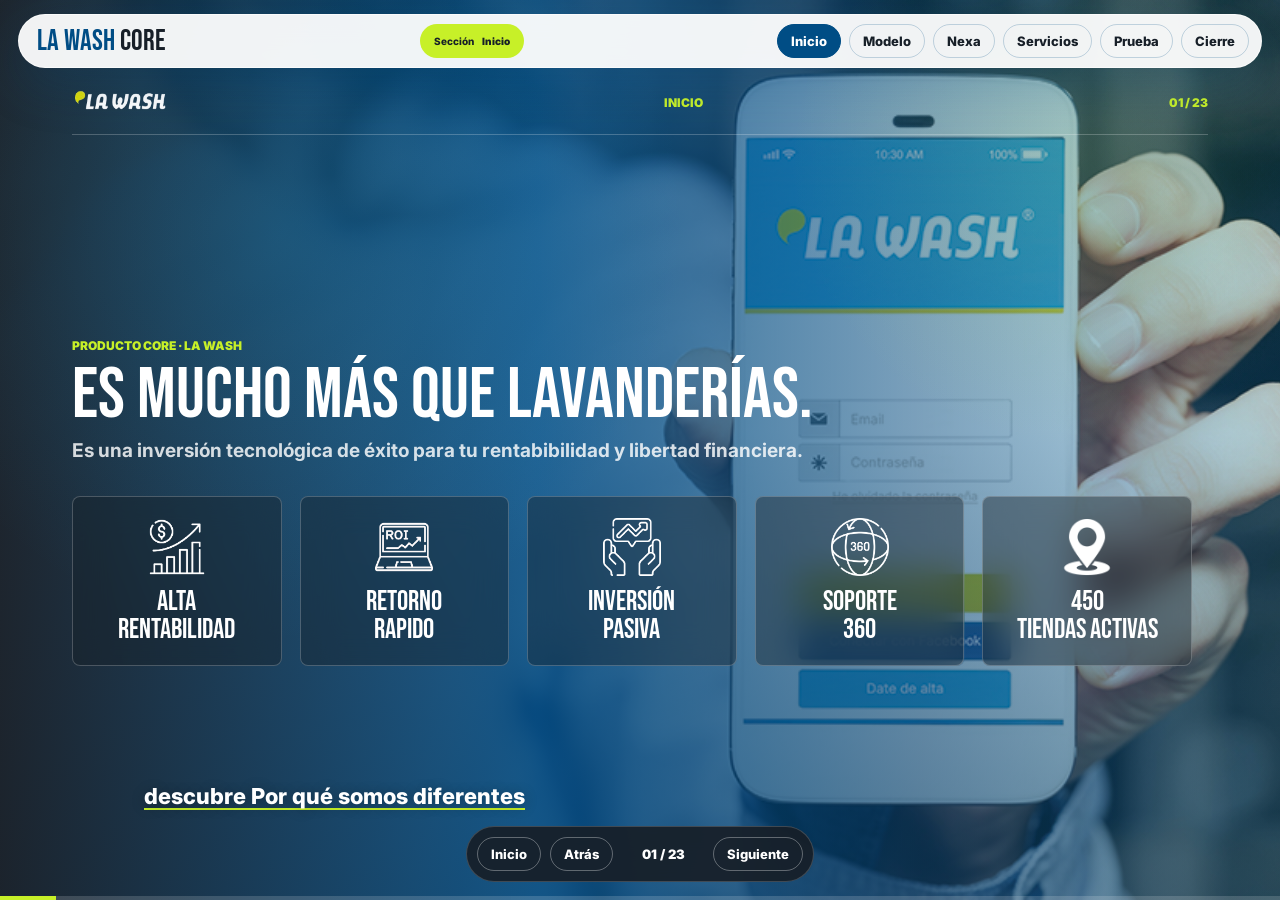
<file: lawashcore/index.html>
<!doctype html>
<html lang="es">
<head>
<meta charset="utf-8">
<title>La Wash Core | Presentación franquiciados</title>
<meta name="viewport" content="width=device-width, initial-scale=1">
<meta name="description" content="Presentación comercial La Wash Core para posibles franquiciados.">
<script>
if (window.location.protocol === "file:") {
  window.location.replace("https://javierbarriusom-a11y.github.io/savi-deck-check_def1/lawashcore/" + window.location.hash);
}
</script>
<link rel="icon" href="data:,">
<link rel="preconnect" href="https://fonts.googleapis.com">
<link rel="preconnect" href="https://fonts.gstatic.com" crossorigin>
<link href="https://fonts.googleapis.com/css2?family=Bebas+Neue&family=Inter:wght@300;400;500;600;700;800;900&display=swap" rel="stylesheet">
<link rel="stylesheet" href="styles/theme.css">
</head>
<body>
<header class="topbar">
  <div class="brand"><span>LA WASH</span> CORE</div>
  <div class="section-status" aria-live="polite">Sección <strong id="sectionName">Inicio</strong></div>
  <nav class="nav-pills" aria-label="Capítulos">
    <button data-jump="0">Inicio</button>
    <button data-jump="2">Modelo</button>
    <button data-jump="5">Nexa</button>
    <button data-jump="13">Servicios</button>
    <button data-jump="17">Prueba</button>
    <button data-jump="21">Cierre</button>
  </nav>
</header>
<deck-stage id="deck" aria-live="polite"></deck-stage>
<div class="controls" aria-label="Navegación">
  <button id="home" type="button">Inicio</button>
  <button id="prev" type="button">Atrás</button>
  <div class="counter" id="counter">01 / 01</div>
  <button id="next" type="button">Siguiente</button>
</div>
<div class="progress"><span id="progress"></span></div>
<script src="data/slides.js"></script>
<script src="scripts/deck.js"></script>
</body>
</html>
</file>
<file: lawashcore/styles/theme.css>
:root {
  --wash-blue: #13a1dc;
  --wash-blue-soft: #8fc2db;
  --wash-navy: #004d85;
  --wash-ink: #171f28;
  --wash-green: #c7f028;
  --wash-white: #ffffff;
  --wash-paper: #f3f8fb;
  --wash-line: rgba(23,31,40,.14);
  --sans: "Inter", -apple-system, BlinkMacSystemFont, "Segoe UI", Roboto, sans-serif;
  --display: "Bebas Neue", "Inter", sans-serif;
  --slide-pad: 86px 72px 42px;
}

* { box-sizing: border-box; }
html, body { margin: 0; min-height: 100%; background: var(--wash-ink); color: var(--wash-ink); font-family: var(--sans); }
body { overflow: hidden; }
button { font: inherit; }

.topbar {
  position: fixed;
  z-index: 80;
  inset: 14px 18px auto;
  min-height: 52px;
  display: flex;
  align-items: center;
  justify-content: space-between;
  gap: 14px;
  padding: 9px 12px 9px 18px;
  color: var(--wash-ink);
  background: rgba(255,255,255,.94);
  border: 1px solid rgba(255,255,255,.68);
  border-radius: 999px;
  box-shadow: 0 18px 50px rgba(0,77,133,.18);
  backdrop-filter: blur(18px);
}

.brand {
  font-family: var(--display);
  font-size: 29px;
  line-height: 1;
  letter-spacing: 0;
  white-space: nowrap;
}
.brand span { color: var(--wash-navy); }
.section-status {
  display: inline-flex;
  align-items: center;
  gap: 8px;
  min-height: 34px;
  padding: 8px 14px;
  border-radius: 999px;
  background: var(--wash-green);
  color: var(--wash-ink);
  font-size: 10px;
  font-weight: 800;
  white-space: nowrap;
}
.section-status strong { font-weight: 900; }
.nav-pills { display: flex; align-items: center; justify-content: flex-end; gap: 8px; }
.nav-pills button, .controls button {
  border: 1px solid rgba(0,77,133,.22);
  background: transparent;
  color: var(--wash-ink);
  min-height: 34px;
  padding: 8px 13px;
  border-radius: 999px;
  cursor: pointer;
}
.nav-pills button {
  font-size: 13px;
  font-weight: 800;
  transition: background .18s ease, color .18s ease, border-color .18s ease;
}
.nav-pills button.is-active,
.nav-pills button:hover,
.controls button:hover {
  background: var(--wash-navy);
  color: var(--wash-white);
  border-color: var(--wash-navy);
}

.controls {
  position: fixed;
  z-index: 50;
  left: 50%;
  bottom: 18px;
  transform: translateX(-50%);
  display: flex;
  align-items: center;
  gap: 9px;
  padding: 10px;
  border: 1px solid rgba(255,255,255,.18);
  border-radius: 999px;
  background: rgba(23,31,40,.92);
  color: var(--wash-white);
  backdrop-filter: blur(18px);
}
.controls button { color: var(--wash-white); font-size: 13px; font-weight: 800; border-color: rgba(255,255,255,.32); }
.counter { min-width: 82px; text-align: center; font-size: 13px; font-weight: 900; }
.progress { position: fixed; z-index: 55; left: 0; bottom: 0; height: 4px; width: 100%; background: rgba(255,255,255,.16); }
.progress span { display: block; width: 0; height: 100%; background: var(--wash-green); transition: width .35s ease; }

deck-stage {
  display: block;
  width: 100vw;
  height: 100svh;
  overflow: hidden;
  position: relative;
}

.slide {
  --slide-bg: url("../assets/source-media/image11.jpeg");
  position: absolute;
  inset: 0;
  width: 100%;
  height: 100%;
  padding: var(--slide-pad);
  background:
    linear-gradient(90deg, rgba(23,31,40,.96) 0%, rgba(0,77,133,.84) 42%, rgba(0,77,133,.48) 72%, rgba(19,161,220,.22) 100%),
    linear-gradient(0deg, rgba(23,31,40,.44), rgba(23,31,40,.08) 52%),
    var(--slide-bg) center / cover no-repeat;
  color: var(--wash-white);
  overflow: hidden;
  opacity: 0;
  transform: translateX(4%) scale(.985);
  pointer-events: none;
  transition: opacity .34s ease, transform .44s cubic-bezier(.2,.8,.2,1);
}
.slide.active { opacity: 1; transform: translateX(0) scale(1); pointer-events: auto; }
.slide.before { transform: translateX(-4%) scale(.985); }
.slide::before {
  content: "";
  position: absolute;
  inset: 0;
  z-index: 0;
  background:
    radial-gradient(circle at 22% 26%, rgba(19,161,220,.18), transparent 34%),
    radial-gradient(circle at 84% 18%, rgba(199,240,40,.12), transparent 22%);
  pointer-events: none;
}

.slide-grid {
  position: relative;
  z-index: 1;
  height: 100%;
  min-height: 0;
  display: grid;
  grid-template-rows: auto minmax(0, 1fr) auto;
  gap: 18px;
}
main { min-height: 0; display: grid; align-items: center; }
.slide-head, .slide-foot {
  display: flex;
  align-items: center;
  justify-content: space-between;
  gap: 22px;
  border-color: currentColor;
}
.slide-head { padding-bottom: 14px; border-bottom: 1px solid rgba(255,255,255,.22); }
.slide-foot { padding-top: 14px; border-top: 1px solid rgba(255,255,255,.22); color: rgba(255,255,255,.72); font-size: 12px; line-height: 1.35; }
.mark { width: 126px; height: 34px; display: flex; align-items: center; }
.mark img { max-width: 100%; max-height: 100%; object-fit: contain; }
.head-meta, .head-count, .eyebrow {
  font-size: 12px;
  line-height: 1.2;
  font-weight: 900;
  text-transform: uppercase;
  color: var(--wash-green);
}
.footer-nav { display: inline-flex; align-items: center; gap: 8px; white-space: nowrap; }
.footer-nav button { appearance: none; border: 0; background: transparent; color: inherit; padding: 0; font: inherit; font-weight: 900; cursor: pointer; }

.copy { max-width: 980px; }
.eyebrow { margin: 0 0 10px; letter-spacing: 0; }
.title {
  font-family: var(--display);
  font-size: 86px;
  line-height: .92;
  font-weight: 400;
  margin: 0;
  letter-spacing: 0;
  text-wrap: balance;
}
.title.small { font-size: 56px; line-height: .96; }
.subtitle {
  margin: 16px 0 0;
  max-width: 900px;
  font-size: 22px;
  line-height: 1.22;
  font-weight: 700;
  color: rgba(255,255,255,.82);
}

.hero-layout,
.statement-layout,
.metrics-layout,
.pillars-layout,
.nexa-layout,
.image-cards-layout,
.upsell-layout,
.dashboard-layout,
.commerce-layout,
.customer-layout,
.app-layout,
.services-layout,
.support-layout,
.care-layout,
.press-layout,
.cta-layout {
  display: grid;
  grid-template-columns: minmax(0, 1.05fr) minmax(340px, .95fr);
  gap: 38px;
  align-items: center;
  min-height: 0;
}
.hero-layout.no-foreground {
  grid-template-columns: minmax(0, 1fr);
  align-content: center;
  gap: 30px;
}
.hero-layout.no-foreground .copy { max-width: 980px; }
.hero-layout.no-foreground .title { max-width: 980px; }
.hero-action {
  position: absolute;
  left: 72px;
  bottom: 72px;
  z-index: 4;
  color: var(--wash-white);
  font-size: 22px;
  line-height: 1.1;
  font-weight: 800;
  text-decoration: none;
  border-bottom: 2px solid var(--wash-green);
  text-shadow: 0 2px 14px rgba(0,0,0,.32);
}
.hero-action:hover { color: var(--wash-green); }
.process-wrap, .image-only, .closing-layout {
  min-height: 0;
}

.media {
  margin: 0;
  width: 100%;
  min-width: 0;
  display: grid;
  place-items: center;
}
.media img,
.image-only img,
.closing-main {
  width: 100%;
  max-height: 62svh;
  object-fit: contain;
  border-radius: 8px;
  box-shadow: 0 28px 90px rgba(0,0,0,.32);
  background: rgba(255,255,255,.12);
  border: 1px solid rgba(255,255,255,.18);
}

.stats {
  display: grid;
  grid-template-columns: repeat(4, minmax(0, 1fr));
  gap: 12px;
  margin-top: 28px;
}
.stats.compact { grid-template-columns: 1.45fr repeat(4, minmax(0, 1fr)); }
.stat {
  min-height: 122px;
  padding: 18px;
  border: 1px solid rgba(255,255,255,.22);
  border-radius: 8px;
  background: rgba(23,31,40,.54);
  backdrop-filter: blur(18px);
  -webkit-backdrop-filter: blur(18px);
}
.stat strong {
  display: block;
  font-family: var(--display);
  font-size: 44px;
  line-height: .96;
  letter-spacing: 0;
  color: var(--wash-white);
  overflow-wrap: normal;
}
.stats.compact .stat { min-height: 108px; padding: 10px; }
.stats.compact .stat strong {
  font-family: var(--display);
  font-size: 36px;
  line-height: 1.02;
  font-weight: 400;
  text-transform: uppercase;
  overflow-wrap: normal;
  word-break: normal;
  text-align: center;
}
.stat-icon {
  display: block;
  width: 82px;
  height: 82px;
  object-fit: contain;
  margin: 0 auto 18px;
}
.hero-layout.no-foreground .stats.compact {
  width: min(100%, 1120px);
  grid-template-columns: repeat(5, minmax(0, 1fr));
  gap: 18px;
  margin-top: 34px;
}
.hero-layout.no-foreground .stats.compact .stat {
  min-height: 220px;
  display: grid;
  align-content: center;
  justify-items: center;
  padding: 24px 18px;
  background: rgba(23,31,40,.42);
}
.stat span {
  display: block;
  margin-top: 8px;
  font-size: 13px;
  line-height: 1.28;
  font-weight: 800;
  color: rgba(255,255,255,.78);
}

.cards {
  display: grid;
  grid-template-columns: repeat(2, minmax(0, 1fr));
  gap: 12px;
  margin-top: 22px;
}
.cards.three-col { grid-template-columns: repeat(3, minmax(0, 1fr)); }
.cards.two-col { grid-template-columns: repeat(2, minmax(0, 1fr)); }
.cards.service-grid { grid-template-columns: repeat(3, minmax(0, 1fr)); }
.card,
.step,
.operations article {
  border: 1px solid rgba(255,255,255,.22);
  border-radius: 8px;
  background: rgba(23,31,40,.56);
  backdrop-filter: blur(18px);
  -webkit-backdrop-filter: blur(18px);
  padding: 16px;
}
.card h3,
.step h3,
.operations h3 {
  margin: 0;
  font-family: var(--display);
  font-size: 25px;
  line-height: 1;
  font-weight: 400;
  letter-spacing: 0;
  color: var(--wash-white);
}
.card p,
.step p,
.operations p {
  margin: 9px 0 0;
  font-size: 12px;
  line-height: 1.34;
  font-weight: 650;
  color: rgba(255,255,255,.78);
}

.process-wrap { display: grid; gap: 10px; align-content: center; }
.process { display: grid; grid-template-columns: repeat(6, minmax(0, 1fr)); gap: 10px; }
.step { min-height: 138px; }
.step b {
  display: inline-grid;
  place-items: center;
  width: 28px;
  height: 28px;
  margin-bottom: 10px;
  border-radius: 999px;
  background: var(--wash-green);
  color: var(--wash-ink);
  font-weight: 900;
}
.operations { display: grid; grid-template-columns: repeat(4, minmax(0, 1fr)); gap: 10px; }
.operations article { min-height: 112px; }

.process-wrap .title.small { font-size: 46px; }
.process-wrap .subtitle { font-size: 18px; margin-top: 10px; }
.process-wrap .card p,
.process-wrap .step p,
.process-wrap .operations p { font-size: 11px; line-height: 1.24; }
.services-layout .title.small,
.nexa-layout .title.small,
.commerce-layout .title.small { font-size: 48px; }

.pillars-layout .media img,
.nexa-layout .media img,
.image-cards-layout .media img,
.commerce-layout .media img,
.support-layout .media img,
.care-layout .media img { object-fit: cover; height: 58svh; }
.customer-layout .media img,
.services-layout .media img { max-height: 66svh; }
.app-layout .media img { max-height: 68svh; }
.dashboard-layout .media img,
.upsell-layout .media img { max-height: 46svh; }

.press-media {
  display: grid;
  grid-template-columns: repeat(2, minmax(0, 1fr));
  gap: 12px;
  align-items: center;
}
.press-media .media { grid-column: 1 / -1; }
.press-media img {
  width: 100%;
  max-height: 160px;
  object-fit: contain;
  border-radius: 8px;
  background: rgba(255,255,255,.9);
  box-shadow: 0 24px 70px rgba(0,0,0,.28);
}
.press-media .media img { max-height: 310px; }

.image-only {
  display: grid;
  grid-template-rows: auto minmax(0, 1fr);
  gap: 16px;
  align-items: center;
}
.image-only .eyebrow { color: var(--wash-green); }
.image-only img {
  height: 68svh;
  max-height: 68svh;
  object-fit: contain;
  background: rgba(255,255,255,.9);
}

.cta-layout .qr {
  width: 210px;
  max-width: 42%;
  margin-top: 26px;
  border-radius: 8px;
  background: var(--wash-white);
  padding: 10px;
  box-shadow: 0 18px 50px rgba(0,0,0,.24);
}
.closing-layout {
  display: grid;
  place-items: center;
  gap: 26px;
}
.closing-main { width: min(860px, 72%); max-height: 48svh; background: var(--wash-navy); }
.socials { display: flex; justify-content: center; gap: 16px; }
.socials img {
  width: 80px;
  height: 80px;
  object-fit: contain;
  border-radius: 8px;
}

@media (max-width: 1100px) {
  :root { --slide-pad: 60px; }
  .nav-pills { display: none; }
  .title { font-size: 62px; }
  .title.small { font-size: 48px; }
  .subtitle { font-size: 18px; }
  .hero-layout,
  .statement-layout,
  .metrics-layout,
  .pillars-layout,
  .nexa-layout,
  .image-cards-layout,
  .upsell-layout,
  .dashboard-layout,
  .commerce-layout,
  .customer-layout,
  .app-layout,
  .services-layout,
  .support-layout,
  .care-layout,
  .press-layout,
  .cta-layout {
    grid-template-columns: 1fr;
    gap: 18px;
  }
  .media img { max-height: 32svh; }
  .stats, .stats.compact { grid-template-columns: repeat(2, minmax(0, 1fr)); }
  .process { grid-template-columns: repeat(2, minmax(0, 1fr)); }
  .operations { grid-template-columns: repeat(2, minmax(0, 1fr)); }
}

@media (max-height: 900px) and (min-width: 681px) {
  .slide-foot { display: none; }
  .slide-grid { grid-template-rows: auto minmax(0, 1fr); gap: 12px; }
  .title { font-size: 72px; }
  .title.small { font-size: 50px; }
  .subtitle { font-size: 19px; margin-top: 10px; }
  .card,
  .step,
  .operations article,
  .stat { padding: 13px; }
  .cards { gap: 10px; margin-top: 14px; }
  .stats { gap: 10px; margin-top: 18px; }
  .card h3,
  .step h3,
  .operations h3 { font-size: 22px; }
  .card p,
  .step p,
  .operations p { font-size: 11px; line-height: 1.24; }
  .process-wrap .title.small { font-size: 40px; }
  .process-wrap .subtitle { font-size: 17px; }
  .step { min-height: 124px; }
  .operations article { min-height: 96px; }
  .media img { max-height: 56svh; }
  .hero-action { bottom: 48px; }
  .hero-layout.no-foreground .stats.compact .stat { min-height: 170px; padding: 18px 12px; }
  .hero-layout.no-foreground .stats.compact .stat strong { font-size: 28px; }
  .hero-layout.no-foreground .stat-icon { width: 58px; height: 58px; margin-bottom: 12px; }
}

@media (max-width: 680px) {
  :root { --slide-pad: 76px 18px 86px; }
  .topbar { inset: 8px 8px auto; min-height: 48px; padding: 8px 10px; }
  .brand { font-size: 23px; }
  .section-status { display: none; }
  .slide-grid { gap: 12px; }
  .slide-head { padding-bottom: 8px; }
  .slide-foot { display: none; }
  .mark { width: 108px; }
  .title { font-size: 48px; }
  .title.small { font-size: 38px; }
  .subtitle { font-size: 16px; }
  .stats, .stats.compact, .cards, .cards.two-col, .cards.three-col, .cards.service-grid, .operations, .process {
    grid-template-columns: 1fr;
  }
  .stat { min-height: 88px; padding: 13px; }
  .stat strong { font-size: 34px; }
  .card, .step, .operations article { padding: 13px; }
  .card h3, .step h3, .operations h3 { font-size: 24px; }
  .card p, .step p, .operations p { font-size: 12px; }
  .media img,
  .image-only img { max-height: 28svh; height: auto; }
  .process-wrap { overflow: auto; align-content: start; padding-bottom: 24px; }
  main { align-items: start; overflow: auto; }
  .controls { bottom: 10px; }
  .controls button { font-size: 12px; padding: 7px 10px; }
  .counter { min-width: 68px; }
  .hero-action { left: 18px; bottom: 58px; font-size: 17px; }
  .hero-layout.no-foreground .stats.compact { grid-template-columns: 1fr; }
}
</file>
